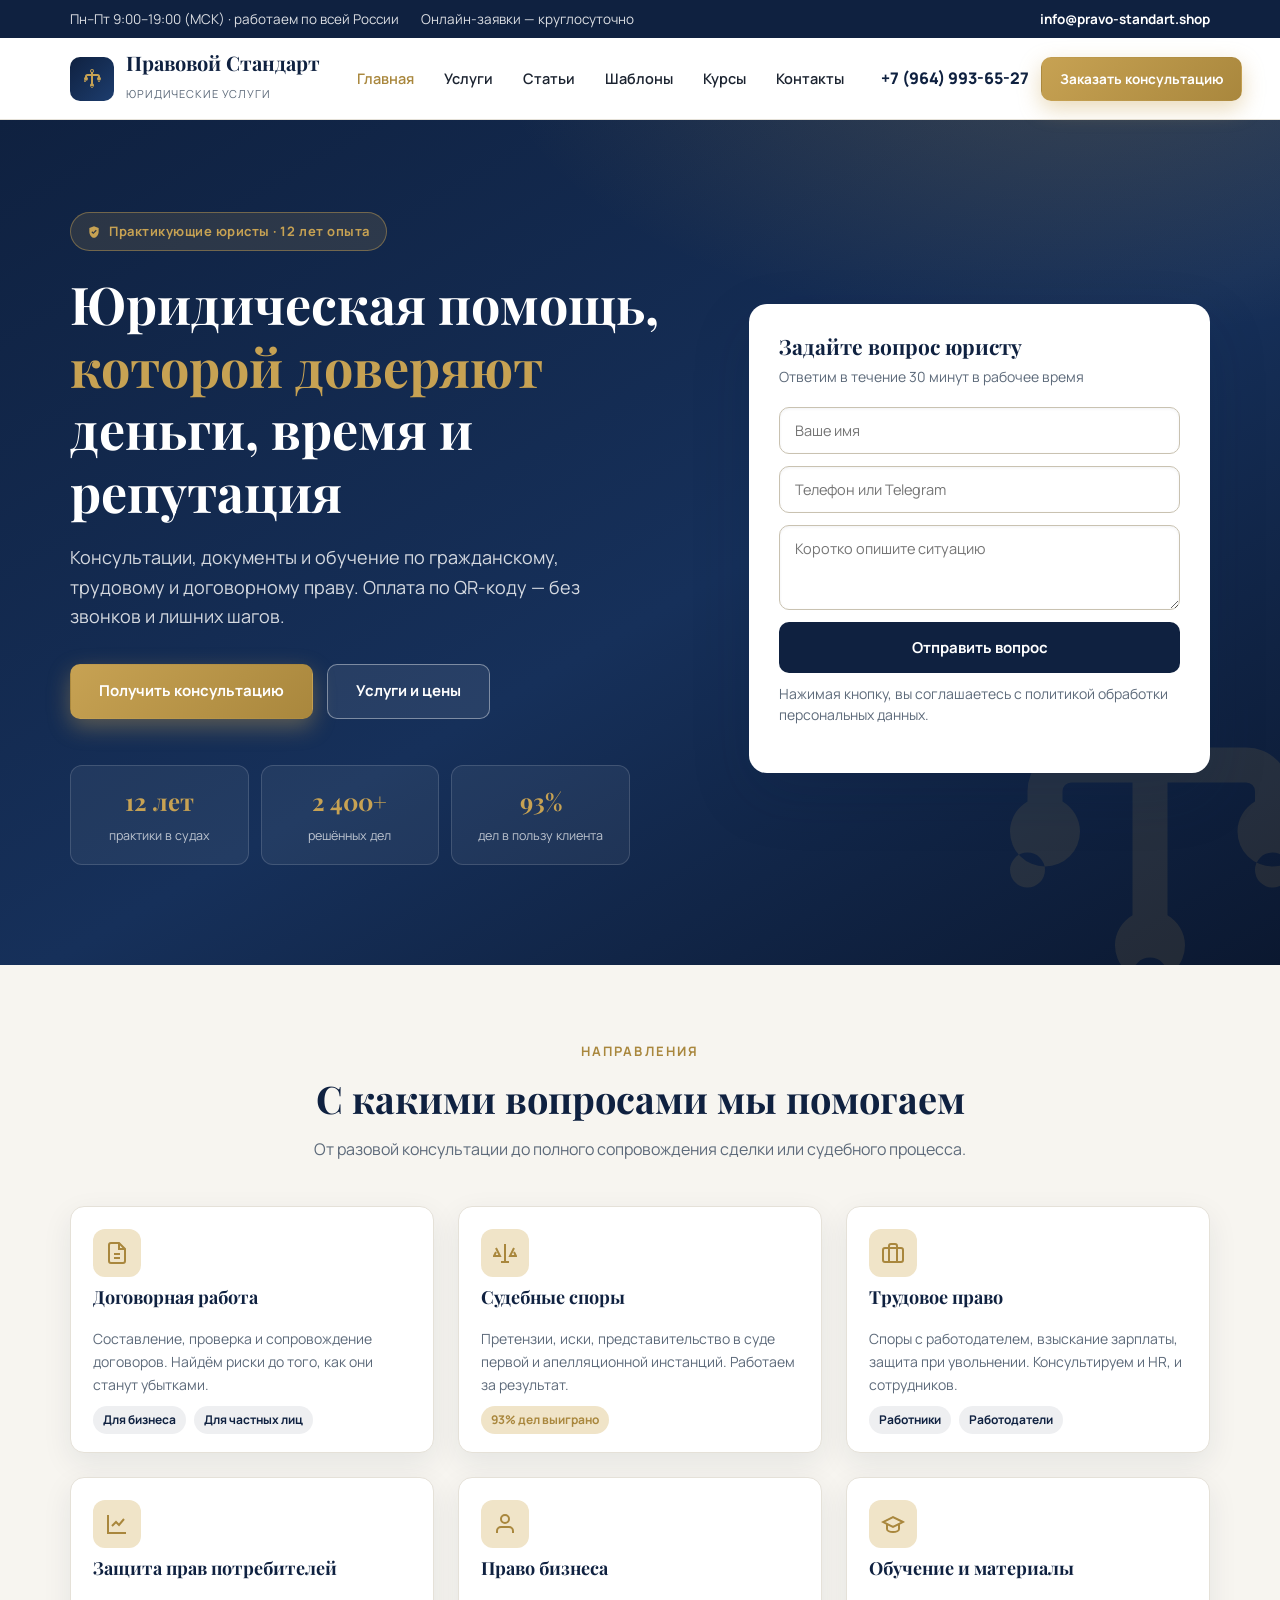
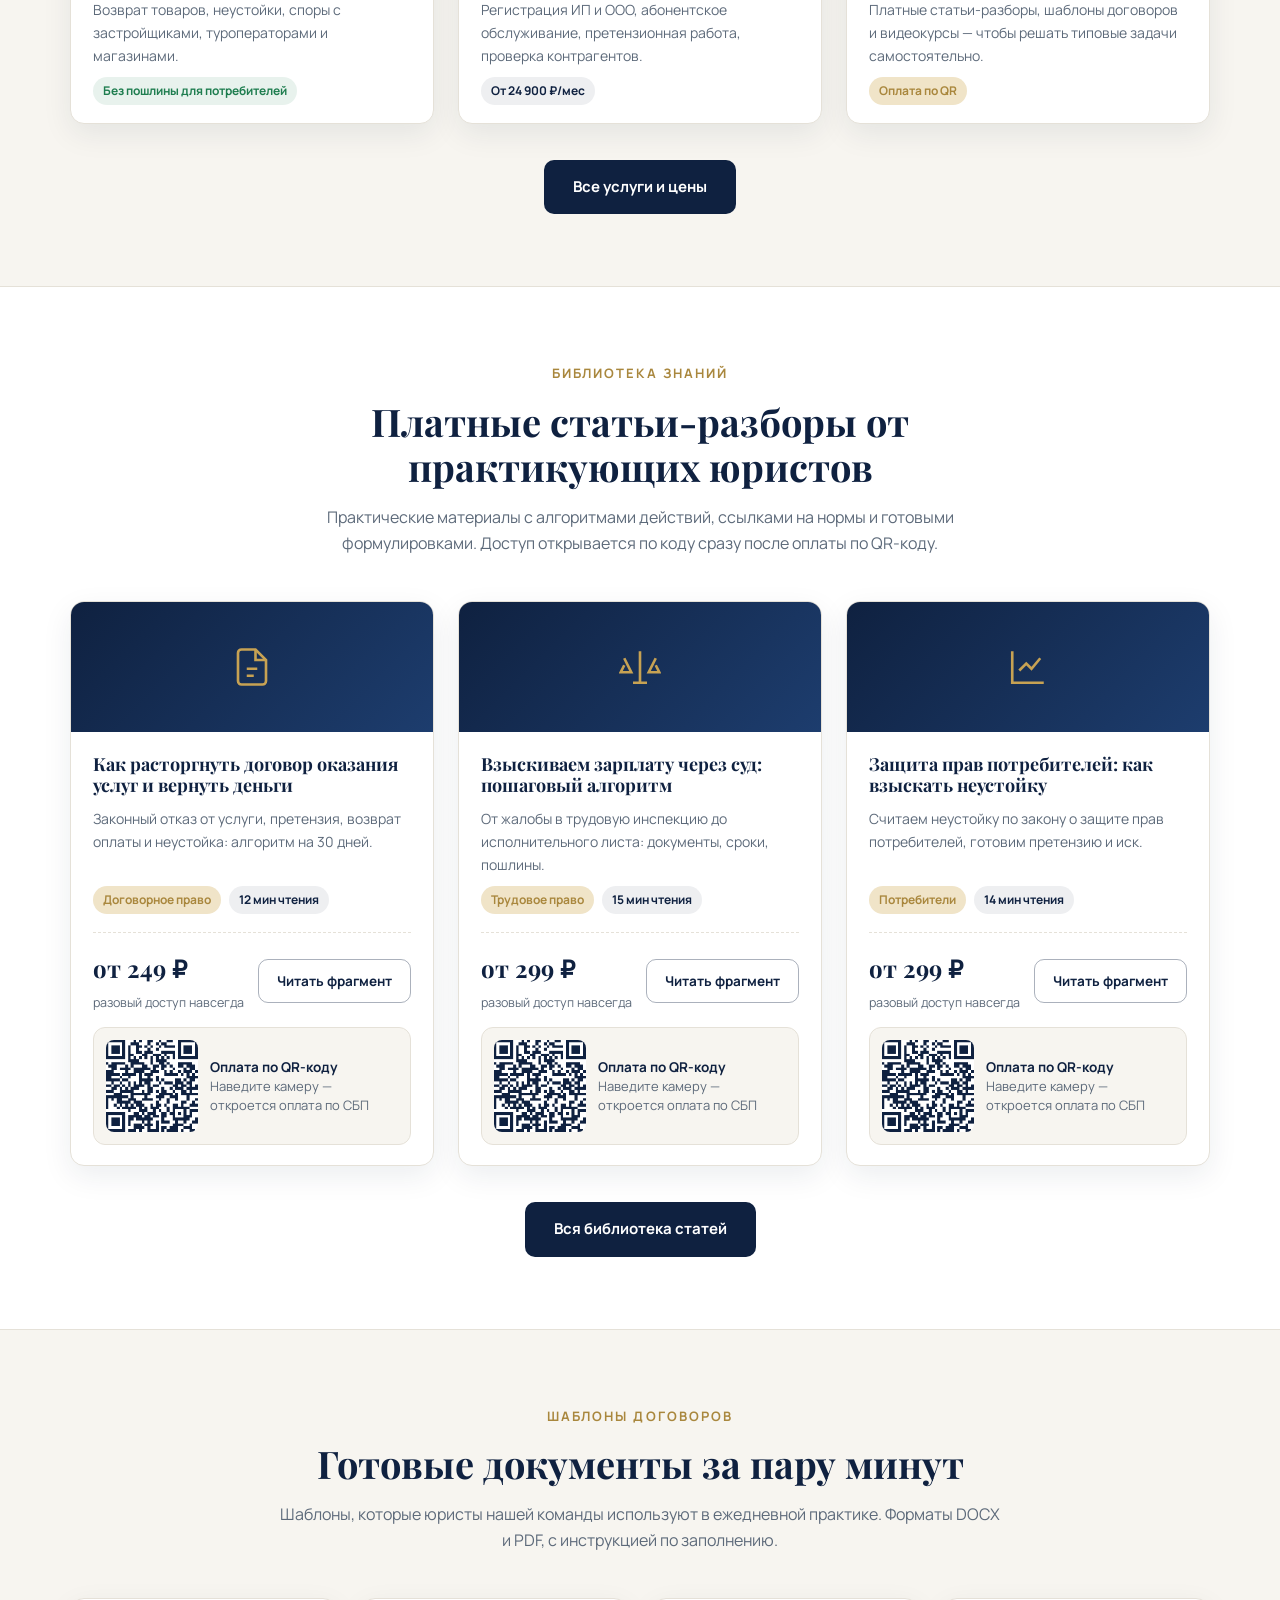
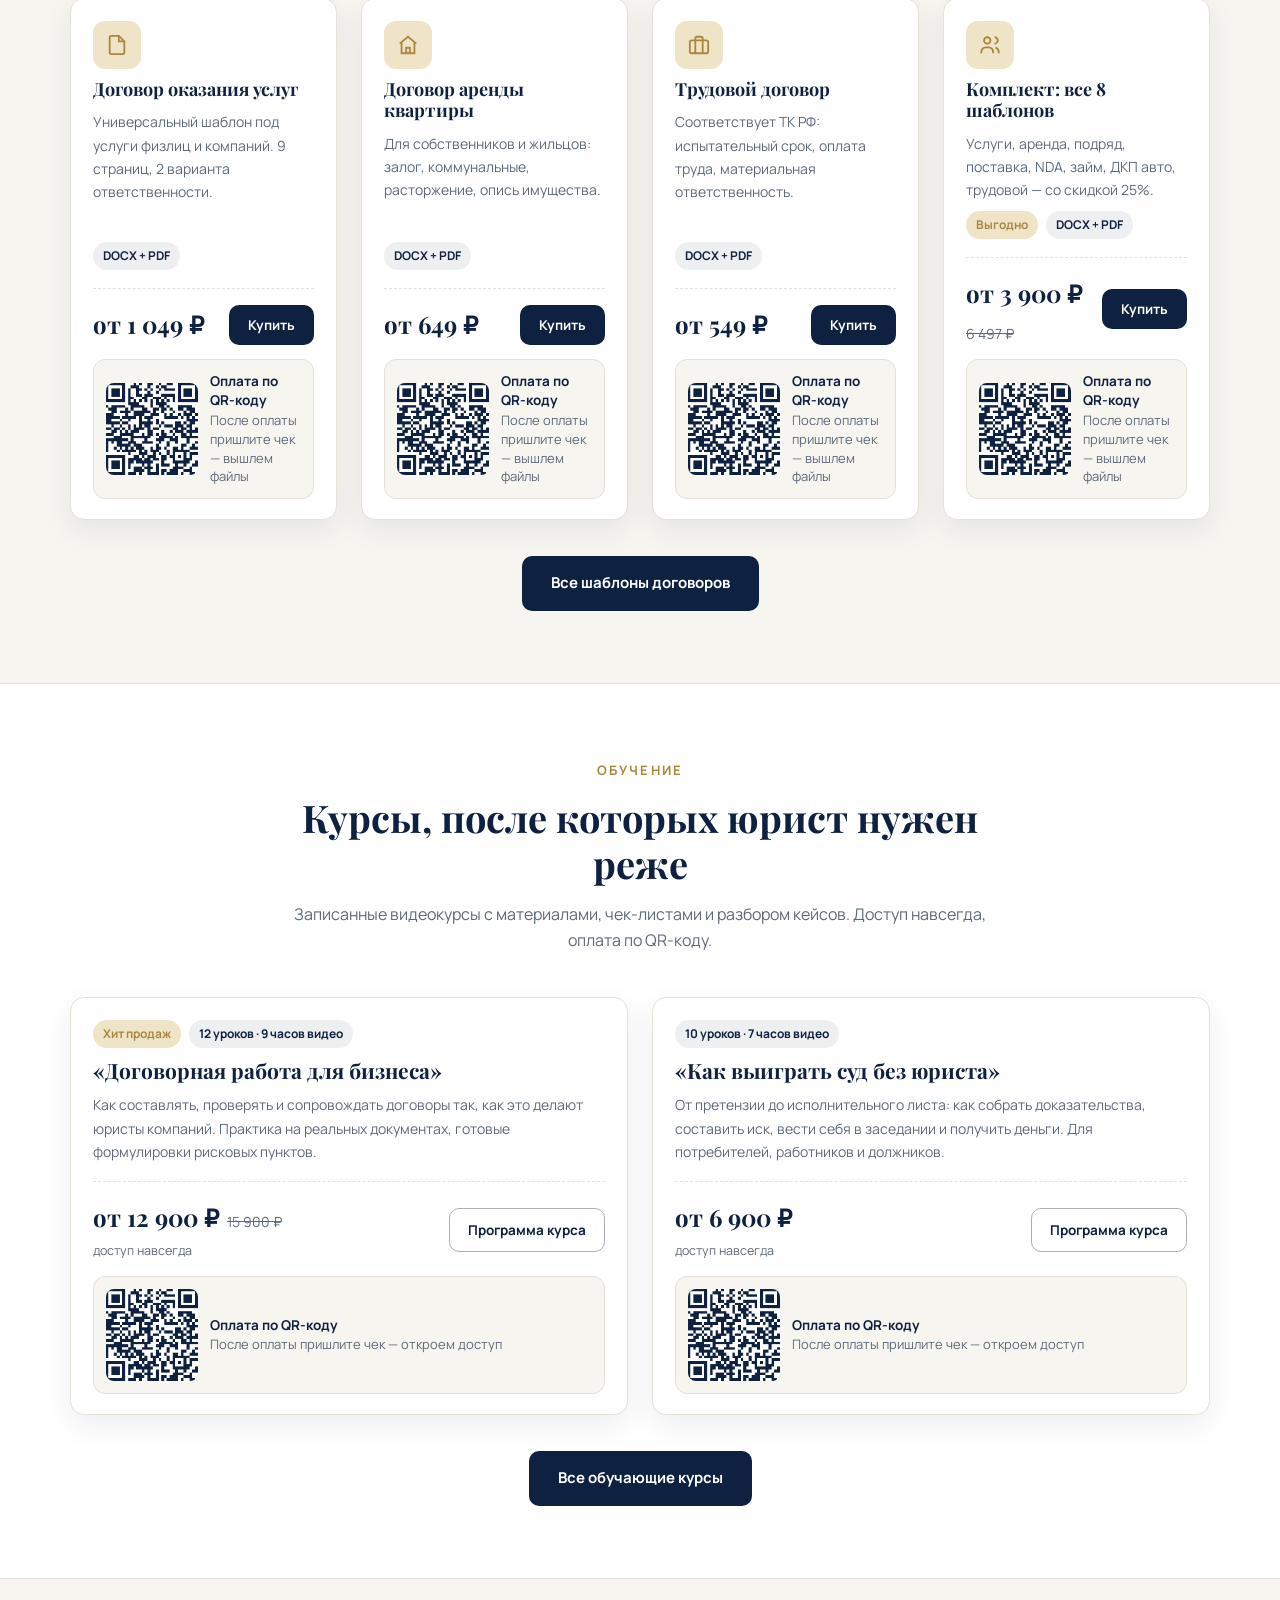
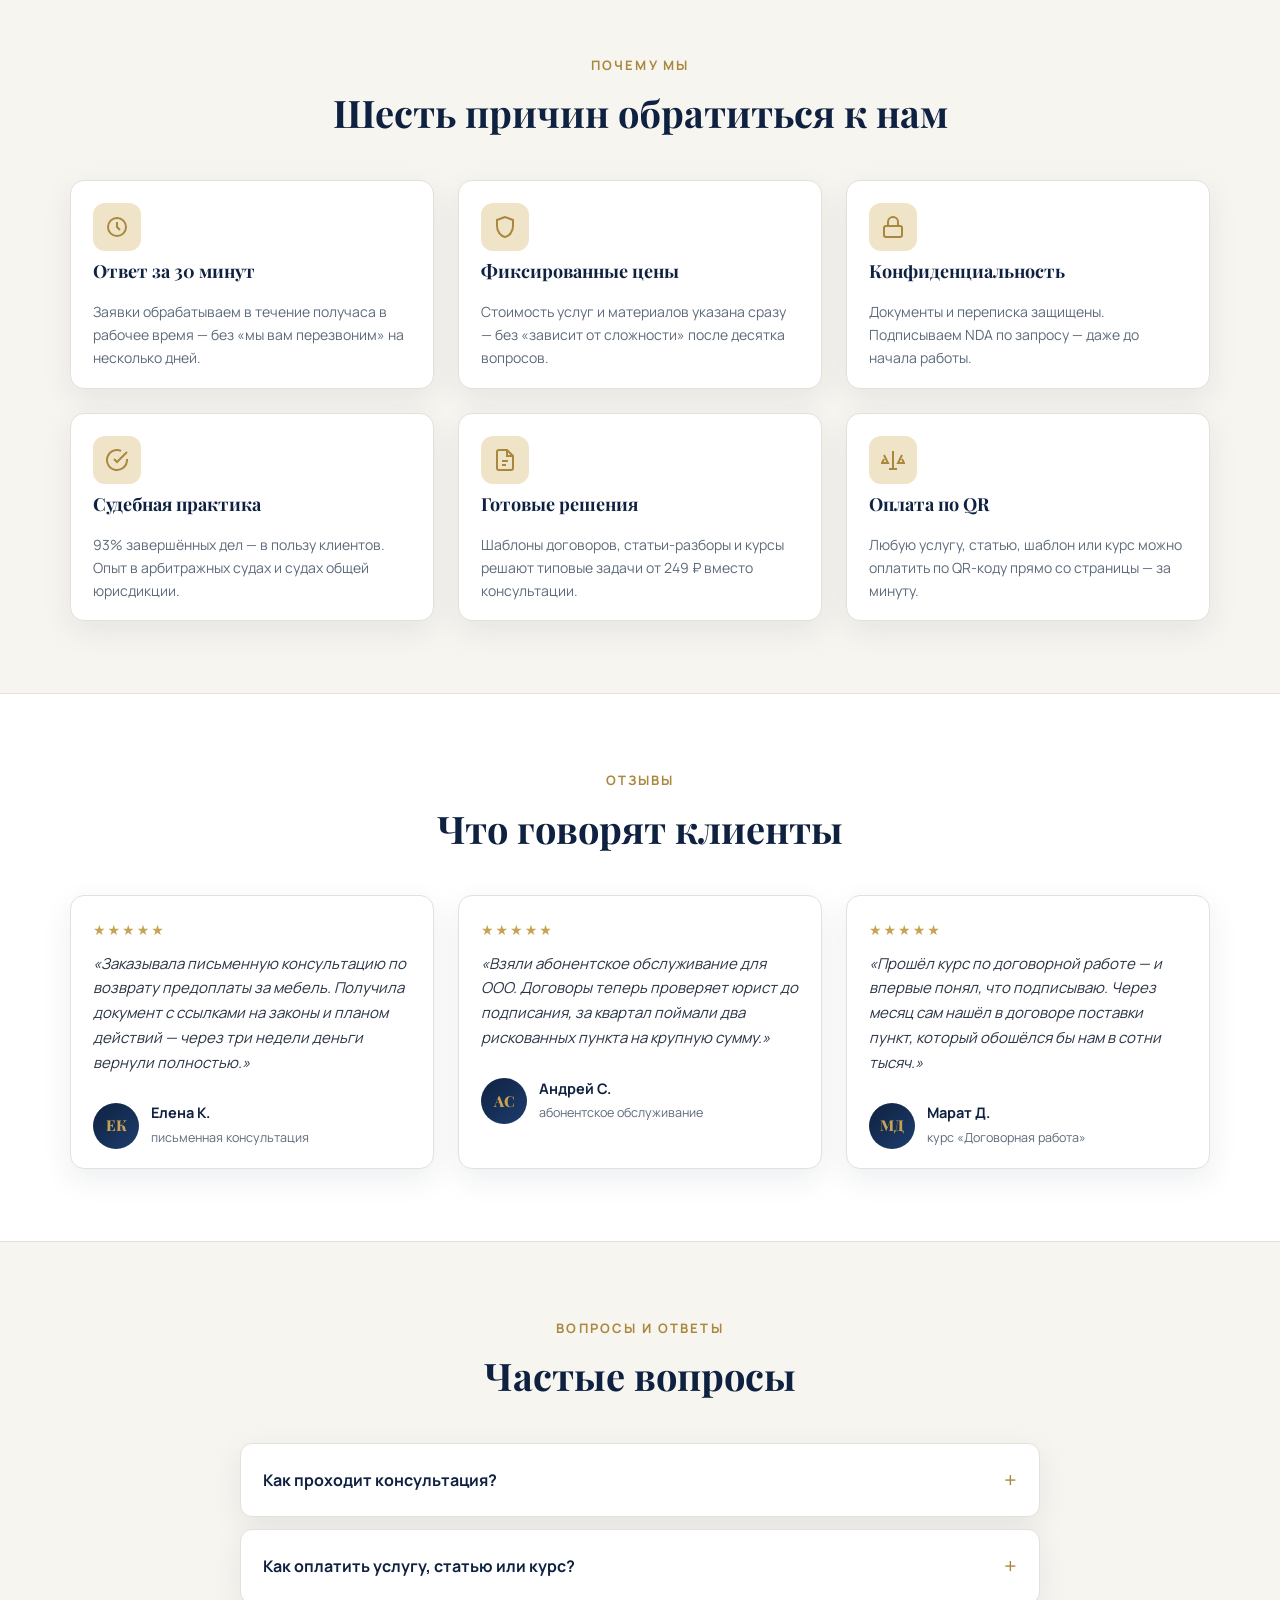
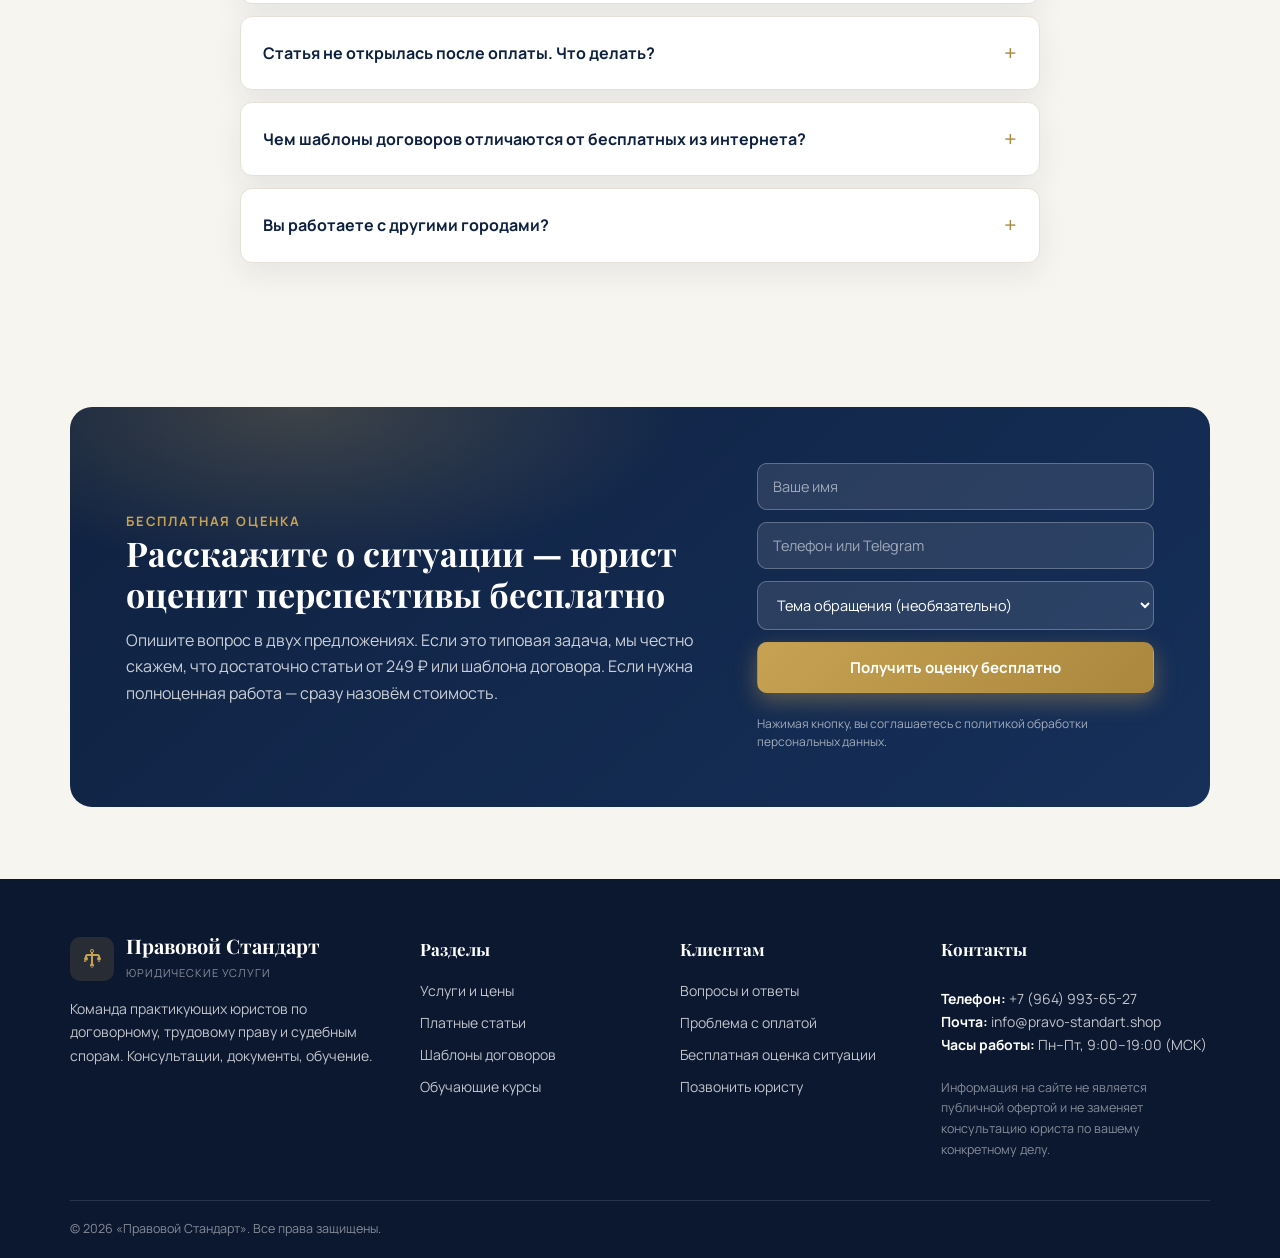
<file: index.html>
<!DOCTYPE html>
<html lang="ru">
<head>
  <meta charset="UTF-8">
  <meta name="viewport" content="width=device-width, initial-scale=1.0">
  <title>Правовой Стандарт — юридические консультации, статьи, шаблоны договоров и курсы</title>
  <meta name="description" content="Юридические консультации, платные статьи по праву, шаблоны договоров и обучающие курсы. Оплата по QR-коду за минуту.">
  <link rel="icon" href="data:image/svg+xml,%3Csvg xmlns='http://www.w3.org/2000/svg' viewBox='0 0 100 100'%3E%3Crect width='100' height='100' rx='22' fill='%230f2140'/%3E%3Ctext x='50' y='66' font-family='Georgia' font-size='42' font-weight='bold' text-anchor='middle' fill='%23c7a253'%3EПС%3C/text%3E%3C/svg%3E">
  <link rel="preconnect" href="https://fonts.googleapis.com">
  <link rel="preconnect" href="https://fonts.gstatic.com" crossorigin>
  <link href="https://fonts.googleapis.com/css2?family=Manrope:wght@400;600;700;800&family=Playfair+Display:wght@600;700&display=swap" rel="stylesheet">
  <link rel="stylesheet" href="assets/css/style.css">
</head>
<body>

  <!-- Верхняя полоса -->
  <div class="topbar">
    <div class="container">
      <div class="topbar__left">
        <span class="hide-m">Пн–Пт 9:00–19:00 (МСК) · работаем по всей России</span>
        <span class="hide-m">Онлайн-заявки — круглосуточно</span>
      </div>
      <div><a href="mailto:info@pravo-standart.shop">info@pravo-standart.shop</a></div>
    </div>
  </div>

  <!-- Шапка -->
  <header class="header">
    <div class="container">
      <a class="logo" href="index.html">
        <span class="logo__badge">
          <svg width="24" height="24" viewBox="0 0 24 24" fill="currentColor"><path d="M12 2a2 2 0 0 1 2 2c0 .74-.4 1.38-1 1.72V7h4.5A2.5 2.5 0 0 1 20 9.5v.58c.59.34 1 .98 1 1.72a2 2 0 0 1-4 0c0-.74.41-1.38 1-1.72V9.5a.5.5 0 0 0-.5-.5H13v7.58c.59.34 1 .98 1 1.72a2 2 0 0 1-4 0c0-.74.41-1.38 1-1.72V9H7.5a.5.5 0 0 0-.5.5v.58c.59.34 1 .98 1 1.72a2 2 0 0 1-4 0c0-.74.41-1.38 1-1.72V9.5A2.5 2.5 0 0 1 7.5 7H11V5.72A2 2 0 0 1 12 2zM5 13a1 1 0 1 0 0 2 1 1 0 0 0 0-2zm14 0a1 1 0 1 0 0 2 1 1 0 0 0 0-2zm-7 6a1 1 0 1 0 0 2 1 1 0 0 0 0-2zm0-16a1 1 0 1 0 0 2 1 1 0 0 0 0-2z"/></svg>
        </span>
        <span>
          <span class="logo__name">Правовой Стандарт</span><br>
          <span class="logo__tag">юридические услуги</span>
        </span>
      </a>
      <nav class="nav">
        <a data-page="index" href="index.html">Главная</a>
        <a data-page="uslugi" href="uslugi.html">Услуги</a>
        <a data-page="stati" href="stati.html">Статьи</a>
        <a data-page="shablony" href="shablony.html">Шаблоны</a>
        <a data-page="kursy" href="kursy.html">Курсы</a>
        <a href="#contacts">Контакты</a>
      </nav>
      <div class="header__cta">
        <a class="header__phone" href="tel:+79649936527">+7 (964) 993-65-27</a>
        <a class="btn btn--gold btn--sm" href="#zayavka">Заказать консультацию</a>
        <button class="burger" aria-label="Открыть меню"><span></span><span></span><span></span></button>
      </div>
    </div>
  </header>

  <!-- Hero -->
  <section class="hero">
    <div class="container">
      <div>
        <span class="hero__badge">
          <svg width="14" height="14" viewBox="0 0 24 24" fill="currentColor"><path d="M12 2 4 5v6c0 5.25 3.4 10.16 8 11 4.6-.84 8-5.75 8-11V5l-8-3zm-1.2 13.5-3.2-3.2 1.4-1.4 1.8 1.8 4.4-4.4 1.4 1.4-5.8 5.8z"/></svg>
          Практикующие юристы · 12 лет опыта
        </span>
        <h1>Юридическая помощь, <em>которой доверяют</em> деньги, время и репутация</h1>
        <p class="hero__lead">Консультации, документы и обучение по гражданскому, трудовому и договорному праву. Оплата по QR-коду — без звонков и лишних шагов.</p>
        <div class="hero__actions">
          <a class="btn btn--gold" href="#zayavka">Получить консультацию</a>
          <a class="btn btn--ghost-light" href="uslugi.html">Услуги и цены</a>
        </div>
        <div class="hero__stats">
          <div class="hero__stat"><b>12 лет</b><span>практики в судах</span></div>
          <div class="hero__stat"><b>2 400+</b><span>решённых дел</span></div>
          <div class="hero__stat"><b>93%</b><span>дел в пользу клиента</span></div>
        </div>
      </div>
      <div class="hero__card">
        <h3>Задайте вопрос юристу</h3>
        <p>Ответим в течение 30 минут в рабочее время</p>
        <form class="hero-form" data-lead-form>
          <div class="hero-form__row">
            <input type="text" name="name" placeholder="Ваше имя" required>
            <input type="tel" name="phone" placeholder="Телефон или Telegram" required>
            <textarea name="question" rows="3" placeholder="Коротко опишите ситуацию" required></textarea>
            <button class="btn btn--navy btn--block" type="submit">Отправить вопрос</button>
          </div>
        </form>
        <div class="form-success">✓ Заявка отправлена! Юрист свяжется с вами в ближайшее время.</div>
        <p class="form-note">Нажимая кнопку, вы соглашаетесь с политикой обработки персональных данных.</p>
      </div>
    </div>
  </section>

  <!-- Направления -->
  <section class="section" id="uslugi-kratko">
    <div class="container">
      <div class="section-head">
        <span class="kicker">Направления</span>
        <h2>С какими вопросами мы помогаем</h2>
        <p>От разовой консультации до полного сопровождения сделки или судебного процесса.</p>
      </div>
      <div class="grid grid--3">
        <div class="card feature">
          <div class="card__body">
            <div class="card__icon"><svg width="24" height="24" viewBox="0 0 24 24" fill="none" stroke="currentColor" stroke-width="2"><path d="M14 2H6a2 2 0 0 0-2 2v16a2 2 0 0 0 2 2h12a2 2 0 0 0 2-2V8z"/><path d="M14 2v6h6M9 13h6M9 17h6"/></svg></div>
            <h3 class="card__title">Договорная работа</h3>
            <p class="card__text">Составление, проверка и сопровождение договоров. Найдём риски до того, как они станут убытками.</p>
            <div class="card__meta"><span class="chip">Для бизнеса</span><span class="chip">Для частных лиц</span></div>
          </div>
        </div>
        <div class="card feature">
          <div class="card__body">
            <div class="card__icon"><svg width="24" height="24" viewBox="0 0 24 24" fill="none" stroke="currentColor" stroke-width="2"><path d="M12 3v18M3 7l4 8H1l2-4M21 7l-4 8h6l-2-4"/><path d="M8 21h8"/></svg></div>
            <h3 class="card__title">Судебные споры</h3>
            <p class="card__text">Претензии, иски, представительство в суде первой и апелляционной инстанций. Работаем за результат.</p>
            <div class="card__meta"><span class="chip chip--gold">93% дел выиграно</span></div>
          </div>
        </div>
        <div class="card feature">
          <div class="card__body">
            <div class="card__icon"><svg width="24" height="24" viewBox="0 0 24 24" fill="none" stroke="currentColor" stroke-width="2"><rect x="2" y="7" width="20" height="14" rx="2"/><path d="M16 21V5a2 2 0 0 0-2-2h-4a2 2 0 0 0-2 2v16"/></svg></div>
            <h3 class="card__title">Трудовое право</h3>
            <p class="card__text">Споры с работодателем, взыскание зарплаты, защита при увольнении. Консультируем и HR, и сотрудников.</p>
            <div class="card__meta"><span class="chip">Работники</span><span class="chip">Работодатели</span></div>
          </div>
        </div>
        <div class="card feature">
          <div class="card__body">
            <div class="card__icon"><svg width="24" height="24" viewBox="0 0 24 24" fill="none" stroke="currentColor" stroke-width="2"><path d="M3 3v18h18"/><path d="m7 14 4-4 3 3 5-6"/></svg></div>
            <h3 class="card__title">Защита прав потребителей</h3>
            <p class="card__text">Возврат товаров, неустойки, споры с застройщиками, туроператорами и магазинами.</p>
            <div class="card__meta"><span class="chip chip--ok">Без пошлины для потребителей</span></div>
          </div>
        </div>
        <div class="card feature">
          <div class="card__body">
            <div class="card__icon"><svg width="24" height="24" viewBox="0 0 24 24" fill="none" stroke="currentColor" stroke-width="2"><path d="M20 21v-2a4 4 0 0 0-4-4H8a4 4 0 0 0-4 4v2"/><circle cx="12" cy="7" r="4"/></svg></div>
            <h3 class="card__title">Право бизнеса</h3>
            <p class="card__text">Регистрация ИП и ООО, абонентское обслуживание, претензионная работа, проверка контрагентов.</p>
            <div class="card__meta"><span class="chip">От 24 900 ₽/мес</span></div>
          </div>
        </div>
        <div class="card feature">
          <div class="card__body">
            <div class="card__icon"><svg width="24" height="24" viewBox="0 0 24 24" fill="none" stroke="currentColor" stroke-width="2"><path d="M22 10 12 5 2 10l10 5 10-5z"/><path d="M6 12v5c0 1.7 2.7 3 6 3s6-1.3 6-3v-5"/></svg></div>
            <h3 class="card__title">Обучение и материалы</h3>
            <p class="card__text">Платные статьи-разборы, шаблоны договоров и видеокурсы — чтобы решать типовые задачи самостоятельно.</p>
            <div class="card__meta"><span class="chip chip--gold">Оплата по QR</span></div>
          </div>
        </div>
      </div>
      <div style="text-align:center;margin-top:36px">
        <a class="btn btn--navy" href="uslugi.html">Все услуги и цены</a>
      </div>
    </div>
  </section>

  <!-- Популярные статьи -->
  <section class="section" style="background:#fff;border-top:1px solid var(--line);border-bottom:1px solid var(--line)">
    <div class="container">
      <div class="section-head">
        <span class="kicker">Библиотека знаний</span>
        <h2>Платные статьи-разборы от практикующих юристов</h2>
        <p>Практические материалы с алгоритмами действий, ссылками на нормы и готовыми формулировками. Доступ открывается по коду сразу после оплаты по QR-коду.</p>
      </div>
      <div class="grid grid--3">
        <article class="card">
          <div class="article-card__cover"><svg viewBox="0 0 24 24" fill="none" stroke="currentColor" stroke-width="1.5"><path d="M14 2H6a2 2 0 0 0-2 2v16a2 2 0 0 0 2 2h12a2 2 0 0 0 2-2V8z"/><path d="M14 2v6h6M9 13h6M9 17h4"/></svg></div>
          <div class="card__body">
            <h3 class="card__title">Как расторгнуть договор оказания услуг и вернуть деньги</h3>
            <p class="card__text">Законный отказ от услуги, претензия, возврат оплаты и неустойка: алгоритм на 30 дней.</p>
            <div class="card__meta"><span class="chip chip--gold">Договорное право</span><span class="chip">12 мин чтения</span></div>
          </div>
          <div class="pay-box">
            <div class="pay-box__row">
              <div class="pay-box__price"><b>от 249 ₽</b><span class="pay-box__unit">разовый доступ навсегда</span></div>
              <a class="btn btn--ghost btn--sm" href="stati/kak-rastorgnut-dogovor-okazaniya-uslug.html">Читать фрагмент</a>
            </div>
            <div class="qr-inline" role="button" tabindex="0">
              <div data-qr="st-1"></div>
              <div class="qr-inline__text"><b>Оплата по QR-коду</b>Наведите камеру — откроется оплата по СБП</div>
            </div>
          </div>
        </article>
        <article class="card">
          <div class="article-card__cover"><svg viewBox="0 0 24 24" fill="none" stroke="currentColor" stroke-width="1.5"><path d="M12 3v18M3 7l4 8H1l2-4M21 7l-4 8h6l-2-4"/><path d="M8 21h8"/></svg></div>
          <div class="card__body">
            <h3 class="card__title">Взыскиваем зарплату через суд: пошаговый алгоритм</h3>
            <p class="card__text">От жалобы в трудовую инспекцию до исполнительного листа: документы, сроки, пошлины.</p>
            <div class="card__meta"><span class="chip chip--gold">Трудовое право</span><span class="chip">15 мин чтения</span></div>
          </div>
          <div class="pay-box">
            <div class="pay-box__row">
              <div class="pay-box__price"><b>от 299 ₽</b><span class="pay-box__unit">разовый доступ навсегда</span></div>
              <a class="btn btn--ghost btn--sm" href="stati/vzyskanie-zarplaty-cherez-sud.html">Читать фрагмент</a>
            </div>
            <div class="qr-inline" role="button" tabindex="0">
              <div data-qr="st-2"></div>
              <div class="qr-inline__text"><b>Оплата по QR-коду</b>Наведите камеру — откроется оплата по СБП</div>
            </div>
          </div>
        </article>
        <article class="card">
          <div class="article-card__cover"><svg viewBox="0 0 24 24" fill="none" stroke="currentColor" stroke-width="1.5"><path d="M3 3v18h18"/><path d="m7 14 4-4 3 3 5-6"/></svg></div>
          <div class="card__body">
            <h3 class="card__title">Защита прав потребителей: как взыскать неустойку</h3>
            <p class="card__text">Считаем неустойку по закону о защите прав потребителей, готовим претензию и иск.</p>
            <div class="card__meta"><span class="chip chip--gold">Потребители</span><span class="chip">14 мин чтения</span></div>
          </div>
          <div class="pay-box">
            <div class="pay-box__row">
              <div class="pay-box__price"><b>от 299 ₽</b><span class="pay-box__unit">разовый доступ навсегда</span></div>
              <a class="btn btn--ghost btn--sm" href="stati/zashita-prav-potrebiteley-neustoyka.html">Читать фрагмент</a>
            </div>
            <div class="qr-inline" role="button" tabindex="0">
              <div data-qr="st-5"></div>
              <div class="qr-inline__text"><b>Оплата по QR-коду</b>Наведите камеру — откроется оплата по СБП</div>
            </div>
          </div>
        </article>
      </div>
      <div style="text-align:center;margin-top:36px">
        <a class="btn btn--navy" href="stati.html">Вся библиотека статей</a>
      </div>
    </div>
  </section>

  <!-- Шаблоны -->
  <section class="section">
    <div class="container">
      <div class="section-head">
        <span class="kicker">Шаблоны договоров</span>
        <h2>Готовые документы за пару минут</h2>
        <p>Шаблоны, которые юристы нашей команды используют в ежедневной практике. Форматы DOCX и PDF, с инструкцией по заполнению.</p>
      </div>
      <div class="grid grid--4">
        <article class="card">
          <div class="card__body">
            <div class="card__icon"><svg width="22" height="22" viewBox="0 0 24 24" fill="none" stroke="currentColor" stroke-width="2"><path d="M14 2H6a2 2 0 0 0-2 2v16a2 2 0 0 0 2 2h12a2 2 0 0 0 2-2V8z"/><path d="M14 2v6h6"/></svg></div>
            <h3 class="card__title">Договор оказания услуг</h3>
            <p class="card__text">Универсальный шаблон под услуги физлиц и компаний. 9 страниц, 2 варианта ответственности.</p>
            <div class="card__meta"><span class="chip">DOCX + PDF</span></div>
          </div>
          <div class="pay-box">
            <div class="pay-box__row">
              <div class="pay-box__price"><b>от 1 049 ₽</b></div>
              <button class="btn btn--navy btn--sm" data-buy="t-uslugi">Купить</button>
            </div>
            <div class="qr-inline" role="button" tabindex="0">
              <div data-qr="t-uslugi"></div>
              <div class="qr-inline__text"><b>Оплата по QR-коду</b>После оплаты пришлите чек — вышлем файлы</div>
            </div>
          </div>
        </article>
        <article class="card">
          <div class="card__body">
            <div class="card__icon"><svg width="22" height="22" viewBox="0 0 24 24" fill="none" stroke="currentColor" stroke-width="2"><path d="M3 10.5 12 3l9 7.5"/><path d="M5 9.5V21h14V9.5"/><path d="M10 21v-6h4v6"/></svg></div>
            <h3 class="card__title">Договор аренды квартиры</h3>
            <p class="card__text">Для собственников и жильцов: залог, коммунальные, расторжение, опись имущества.</p>
            <div class="card__meta"><span class="chip">DOCX + PDF</span></div>
          </div>
          <div class="pay-box">
            <div class="pay-box__row">
              <div class="pay-box__price"><b>от 649 ₽</b></div>
              <button class="btn btn--navy btn--sm" data-buy="t-arenda">Купить</button>
            </div>
            <div class="qr-inline" role="button" tabindex="0">
              <div data-qr="t-arenda"></div>
              <div class="qr-inline__text"><b>Оплата по QR-коду</b>После оплаты пришлите чек — вышлем файлы</div>
            </div>
          </div>
        </article>
        <article class="card">
          <div class="card__body">
            <div class="card__icon"><svg width="22" height="22" viewBox="0 0 24 24" fill="none" stroke="currentColor" stroke-width="2"><rect x="2" y="7" width="20" height="14" rx="2"/><path d="M16 21V5a2 2 0 0 0-2-2h-4a2 2 0 0 0-2 2v16"/></svg></div>
            <h3 class="card__title">Трудовой договор</h3>
            <p class="card__text">Соответствует ТК РФ: испытательный срок, оплата труда, материальная ответственность.</p>
            <div class="card__meta"><span class="chip">DOCX + PDF</span></div>
          </div>
          <div class="pay-box">
            <div class="pay-box__row">
              <div class="pay-box__price"><b>от 549 ₽</b></div>
              <button class="btn btn--navy btn--sm" data-buy="t-trudovoy">Купить</button>
            </div>
            <div class="qr-inline" role="button" tabindex="0">
              <div data-qr="t-trudovoy"></div>
              <div class="qr-inline__text"><b>Оплата по QR-коду</b>После оплаты пришлите чек — вышлем файлы</div>
            </div>
          </div>
        </article>
        <article class="card">
          <div class="card__body">
            <div class="card__icon"><svg width="22" height="22" viewBox="0 0 24 24" fill="none" stroke="currentColor" stroke-width="2"><circle cx="9" cy="7" r="3.5"/><path d="M2.5 21v-1.5a5 5 0 0 1 5-5h3a5 5 0 0 1 5 5V21"/><path d="M17 3.5a3.5 3.5 0 0 1 0 7M21.5 21v-1.5a5 5 0 0 0-3.5-4.77"/></svg></div>
            <h3 class="card__title">Комплект: все 8 шаблонов</h3>
            <p class="card__text">Услуги, аренда, подряд, поставка, NDA, займ, ДКП авто, трудовой — со скидкой 25%.</p>
            <div class="card__meta"><span class="chip chip--gold">Выгодно</span><span class="chip">DOCX + PDF</span></div>
          </div>
          <div class="pay-box">
            <div class="pay-box__row">
              <div class="pay-box__price"><b>от 3 900 ₽</b><s>6 497 ₽</s></div>
              <button class="btn btn--navy btn--sm" data-buy="t-komplekt">Купить</button>
            </div>
            <div class="qr-inline" role="button" tabindex="0">
              <div data-qr="t-komplekt"></div>
              <div class="qr-inline__text"><b>Оплата по QR-коду</b>После оплаты пришлите чек — вышлем файлы</div>
            </div>
          </div>
        </article>
      </div>
      <div style="text-align:center;margin-top:36px">
        <a class="btn btn--navy" href="shablony.html">Все шаблоны договоров</a>
      </div>
    </div>
  </section>

  <!-- Курсы -->
  <section class="section" style="background:#fff;border-top:1px solid var(--line);border-bottom:1px solid var(--line)">
    <div class="container">
      <div class="section-head">
        <span class="kicker">Обучение</span>
        <h2>Курсы, после которых юрист нужен реже</h2>
        <p>Записанные видеокурсы с материалами, чек-листами и разбором кейсов. Доступ навсегда, оплата по QR-коду.</p>
      </div>
      <div class="grid grid--2">
        <article class="card">
          <div class="card__body">
            <div class="card__meta"><span class="chip chip--gold">Хит продаж</span><span class="chip">12 уроков · 9 часов видео</span></div>
            <h3 class="card__title" style="font-size:21px">«Договорная работа для бизнеса»</h3>
            <p class="card__text">Как составлять, проверять и сопровождать договоры так, как это делают юристы компаний. Практика на реальных документах, готовые формулировки рисковых пунктов.</p>
          </div>
          <div class="pay-box">
            <div class="pay-box__row">
              <div class="pay-box__price"><b>от 12 900 ₽</b><s>15 900 ₽</s><span class="pay-box__unit">доступ навсегда</span></div>
              <a class="btn btn--ghost btn--sm" href="kursy.html">Программа курса</a>
            </div>
            <div class="qr-inline" role="button" tabindex="0">
              <div data-qr="k-dogovory"></div>
              <div class="qr-inline__text"><b>Оплата по QR-коду</b>После оплаты пришлите чек — откроем доступ</div>
            </div>
          </div>
        </article>
        <article class="card">
          <div class="card__body">
            <div class="card__meta"><span class="chip">10 уроков · 7 часов видео</span></div>
            <h3 class="card__title" style="font-size:21px">«Как выиграть суд без юриста»</h3>
            <p class="card__text">От претензии до исполнительного листа: как собрать доказательства, составить иск, вести себя в заседании и получить деньги. Для потребителей, работников и должников.</p>
          </div>
          <div class="pay-box">
            <div class="pay-box__row">
              <div class="pay-box__price"><b>от 6 900 ₽</b><span class="pay-box__unit">доступ навсегда</span></div>
              <a class="btn btn--ghost btn--sm" href="kursy.html">Программа курса</a>
            </div>
            <div class="qr-inline" role="button" tabindex="0">
              <div data-qr="k-sud"></div>
              <div class="qr-inline__text"><b>Оплата по QR-коду</b>После оплаты пришлите чек — откроем доступ</div>
            </div>
          </div>
        </article>
      </div>
      <div style="text-align:center;margin-top:36px">
        <a class="btn btn--navy" href="kursy.html">Все обучающие курсы</a>
      </div>
    </div>
  </section>

  <!-- Преимущества -->
  <section class="section">
    <div class="container">
      <div class="section-head">
        <span class="kicker">Почему мы</span>
        <h2>Шесть причин обратиться к нам</h2>
      </div>
      <div class="grid grid--3">
        <div class="card feature"><div class="card__body">
          <div class="card__icon"><svg width="24" height="24" viewBox="0 0 24 24" fill="none" stroke="currentColor" stroke-width="2"><circle cx="12" cy="12" r="9"/><path d="M12 7v5l3 3"/></svg></div>
          <h3 class="card__title">Ответ за 30 минут</h3>
          <p class="card__text">Заявки обрабатываем в течение получаса в рабочее время — без «мы вам перезвоним» на несколько дней.</p>
        </div></div>
        <div class="card feature"><div class="card__body">
          <div class="card__icon"><svg width="24" height="24" viewBox="0 0 24 24" fill="none" stroke="currentColor" stroke-width="2"><path d="M12 2 4 5v6c0 5.25 3.4 10.16 8 11 4.6-.84 8-5.75 8-11V5l-8-3z"/></svg></div>
          <h3 class="card__title">Фиксированные цены</h3>
          <p class="card__text">Стоимость услуг и материалов указана сразу — без «зависит от сложности» после десятка вопросов.</p>
        </div></div>
        <div class="card feature"><div class="card__body">
          <div class="card__icon"><svg width="24" height="24" viewBox="0 0 24 24" fill="none" stroke="currentColor" stroke-width="2"><rect x="3" y="11" width="18" height="11" rx="2"/><path d="M7 11V7a5 5 0 0 1 10 0v4"/></svg></div>
          <h3 class="card__title">Конфиденциальность</h3>
          <p class="card__text">Документы и переписка защищены. Подписываем NDA по запросу — даже до начала работы.</p>
        </div></div>
        <div class="card feature"><div class="card__body">
          <div class="card__icon"><svg width="24" height="24" viewBox="0 0 24 24" fill="none" stroke="currentColor" stroke-width="2"><path d="M22 11.1V12a10 10 0 1 1-5.9-9.1"/><path d="M22 4 12 14l-3-3"/></svg></div>
          <h3 class="card__title">Судебная практика</h3>
          <p class="card__text">93% завершённых дел — в пользу клиентов. Опыт в арбитражных судах и судах общей юрисдикции.</p>
        </div></div>
        <div class="card feature"><div class="card__body">
          <div class="card__icon"><svg width="24" height="24" viewBox="0 0 24 24" fill="none" stroke="currentColor" stroke-width="2"><path d="M14 2H6a2 2 0 0 0-2 2v16a2 2 0 0 0 2 2h12a2 2 0 0 0 2-2V8z"/><path d="M14 2v6h6M9 13h6M9 17h4"/></svg></div>
          <h3 class="card__title">Готовые решения</h3>
          <p class="card__text">Шаблоны договоров, статьи-разборы и курсы решают типовые задачи от 249 ₽ вместо консультации.</p>
        </div></div>
        <div class="card feature"><div class="card__body">
          <div class="card__icon"><svg width="24" height="24" viewBox="0 0 24 24" fill="none" stroke="currentColor" stroke-width="2"><path d="M12 3v18M3 7l4 8H1l2-4M21 7l-4 8h6l-2-4"/><path d="M8 21h8"/></svg></div>
          <h3 class="card__title">Оплата по QR</h3>
          <p class="card__text">Любую услугу, статью, шаблон или курс можно оплатить по QR-коду прямо со страницы — за минуту.</p>
        </div></div>
      </div>
    </div>
  </section>

  <!-- Отзывы -->
  <section class="section" style="background:#fff;border-top:1px solid var(--line);border-bottom:1px solid var(--line)">
    <div class="container">
      <div class="section-head">
        <span class="kicker">Отзывы</span>
        <h2>Что говорят клиенты</h2>
      </div>
      <div class="grid grid--3">
        <div class="card review"><div class="card__body">
          <div class="stars">★★★★★</div>
          <p class="review__text">«Заказывала письменную консультацию по возврату предоплаты за мебель. Получила документ с ссылками на законы и планом действий — через три недели деньги вернули полностью.»</p>
          <div class="review__author">
            <div class="review__avatar">ЕК</div>
            <div><b>Елена К.</b><span>письменная консультация</span></div>
          </div>
        </div></div>
        <div class="card review"><div class="card__body">
          <div class="stars">★★★★★</div>
          <p class="review__text">«Взяли абонентское обслуживание для ООО. Договоры теперь проверяет юрист до подписания, за квартал поймали два рискованных пункта на крупную сумму.»</p>
          <div class="review__author">
            <div class="review__avatar">АС</div>
            <div><b>Андрей С.</b><span>абонентское обслуживание</span></div>
          </div>
        </div></div>
        <div class="card review"><div class="card__body">
          <div class="stars">★★★★★</div>
          <p class="review__text">«Прошёл курс по договорной работе — и впервые понял, что подписываю. Через месяц сам нашёл в договоре поставки пункт, который обошёлся бы нам в сотни тысяч.»</p>
          <div class="review__author">
            <div class="review__avatar">МД</div>
            <div><b>Марат Д.</b><span>курс «Договорная работа»</span></div>
          </div>
        </div></div>
      </div>
    </div>
  </section>

  <!-- FAQ -->
  <section class="section">
    <div class="container">
      <div class="section-head">
        <span class="kicker">Вопросы и ответы</span>
        <h2>Частые вопросы</h2>
      </div>
      <div class="faq">
        <details>
          <summary>Как проходит консультация?</summary>
          <p>Вы оставляете заявку или оплачиваете консультацию по QR-коду. Юрист связывается с вами, изучает документы и ситуацию, даёт правовую оценку и план действий. Устная консультация длится до 45 минут — по телефону, в видеозвонке или в мессенджере.</p>
        </details>
        <details>
          <summary>Как оплатить услугу, статью или курс?</summary>
          <p>Под каждым товаром на сайте есть QR-код. Наведите камеру — откроется оплата по СБП (карта, СБП или банковское приложение). После оплаты доступ к статье открывается сразу, шаблоны и доступы к курсам направляются на почту.</p>
        </details>
        <details>
          <summary>Статья не открылась после оплаты. Что делать?</summary>
          <p>Введите код доступа из нашего письма в форму на странице статьи — материал откроется на этом устройстве. Если код не пришёл в течение часа, напишите нам на info@pravo-standart.shop с номером чека: откроем доступ вручную в течение рабочего дня.</p>
        </details>
        <details>
          <summary>Чем шаблоны договоров отличаются от бесплатных из интернета?</summary>
          <p>Наши шаблоны — это рабочие документы из практики юристов: сбалансированные условия, защита от типовых споров, инструкции по заполнению и пояснения к каждому рисковому пункту. Бесплатные шаблоны часто устаревшие и написаны в пользу одной из сторон.</p>
        </details>
        <details>
          <summary>Вы работаете с другими городами?</summary>
          <p>Да, мы работаем по всей России: консультации — онлайн, документы — по электронной почте, судебные дела — с представителем или в порядке онлайн-заседаний, которые сейчас проводят большинство судов.</p>
        </details>
      </div>
    </div>
  </section>

  <!-- CTA -->
  <section class="section" id="zayavka">
    <div class="container">
      <div class="cta-band">
        <div>
          <span class="kicker" style="color:var(--gold);font-size:13px;font-weight:700;letter-spacing:.14em;text-transform:uppercase">Бесплатная оценка</span>
          <h2>Расскажите о ситуации — юрист оценит перспективы бесплатно</h2>
          <p>Опишите вопрос в двух предложениях. Если это типовая задача, мы честно скажем, что достаточно статьи от 249 ₽ или шаблона договора. Если нужна полноценная работа — сразу назовём стоимость.</p>
        </div>
        <form class="contact-form" data-lead-form>
          <input type="text" name="name" placeholder="Ваше имя" required>
          <input type="tel" name="phone" placeholder="Телефон или Telegram" required>
          <select name="topic">
            <option value="">Тема обращения (необязательно)</option>
            <option>Консультация юриста</option>
            <option>Договор / документы</option>
            <option>Судебный спор</option>
            <option>Трудовой вопрос</option>
            <option>Проблема с оплатой на сайте</option>
          </select>
          <button class="btn btn--gold btn--block" type="submit">Получить оценку бесплатно</button>
          <div class="form-success">✓ Заявка отправлена! Ответим в течение 30 минут в рабочее время.</div>
          <p class="form-note" style="color:rgba(255,255,255,.6)">Нажимая кнопку, вы соглашаетесь с политикой обработки персональных данных.</p>
        </form>
      </div>
    </div>
  </section>

  <!-- Футер -->
  <footer class="footer" id="contacts">
    <div class="container">
      <div class="footer__grid">
        <div class="footer__about">
          <a class="logo" href="index.html" style="align-items:center">
            <span class="logo__badge" style="background:rgba(199,162,83,.15)">
              <svg width="24" height="24" viewBox="0 0 24 24" fill="currentColor"><path d="M12 2a2 2 0 0 1 2 2c0 .74-.4 1.38-1 1.72V7h4.5A2.5 2.5 0 0 1 20 9.5v.58c.59.34 1 .98 1 1.72a2 2 0 0 1-4 0c0-.74.41-1.38 1-1.72V9.5a.5.5 0 0 0-.5-.5H13v7.58c.59.34 1 .98 1 1.72a2 2 0 0 1-4 0c0-.74.41-1.38 1-1.72V9H7.5a.5.5 0 0 0-.5.5v.58c.59.34 1 .98 1 1.72a2 2 0 0 1-4 0c0-.74.41-1.38 1-1.72V9.5A2.5 2.5 0 0 1 7.5 7H11V5.72A2 2 0 0 1 12 2zM5 13a1 1 0 1 0 0 2 1 1 0 0 0 0-2zm14 0a1 1 0 1 0 0 2 1 1 0 0 0 0-2zm-7 6a1 1 0 1 0 0 2 1 1 0 0 0 0-2zm0-16a1 1 0 1 0 0 2 1 1 0 0 0 0-2z"/></svg>
            </span>
            <span><span class="logo__name" style="color:#fff">Правовой Стандарт</span><br><span class="logo__tag" style="color:rgba(255,255,255,.5)">юридические услуги</span></span>
          </a>
          <p>Команда практикующих юристов по договорному, трудовому праву и судебным спорам. Консультации, документы, обучение.</p>
        </div>
        <div>
          <h4>Разделы</h4>
          <ul>
            <li><a href="uslugi.html">Услуги и цены</a></li>
            <li><a href="stati.html">Платные статьи</a></li>
            <li><a href="shablony.html">Шаблоны договоров</a></li>
            <li><a href="kursy.html">Обучающие курсы</a></li>
          </ul>
        </div>
        <div>
          <h4>Клиентам</h4>
          <ul>
            <li><a href="#faq">Вопросы и ответы</a></li>
            <li><a href="mailto:info@pravo-standart.shop">Проблема с оплатой</a></li>
            <li><a href="#zayavka">Бесплатная оценка ситуации</a></li>
            <li><a href="tel:+79649936527">Позвонить юристу</a></li>
          </ul>
        </div>
        <div class="footer__contacts">
          <h4>Контакты</h4>
          <div>
            <b>Телефон:</b> <a href="tel:+79649936527">+7 (964) 993-65-27</a><br>
            <b>Почта:</b> <a href="mailto:info@pravo-standart.shop">info@pravo-standart.shop</a><br>
            <b>Часы работы:</b> Пн–Пт, 9:00–19:00 (МСК)
          </div>
          <p style="margin-top:14px;font-size:12.5px;color:rgba(255,255,255,.5)">Информация на сайте не является публичной офертой и не заменяет консультацию юриста по вашему конкретному делу.</p>
        </div>
      </div>
      <div class="footer__bottom">
        <div class="container" style="padding:0">
          <span>© <span class="js-year">2026</span> «Правовой Стандарт». Все права защищены.</span>
        </div>
      </div>
    </div>
  </footer>

  <script src="assets/js/vendor/qrcode.min.js"></script>
  <script src="assets/js/payments.js"></script>
  <script src="assets/js/main.js"></script>
</body>
</html>
</file>
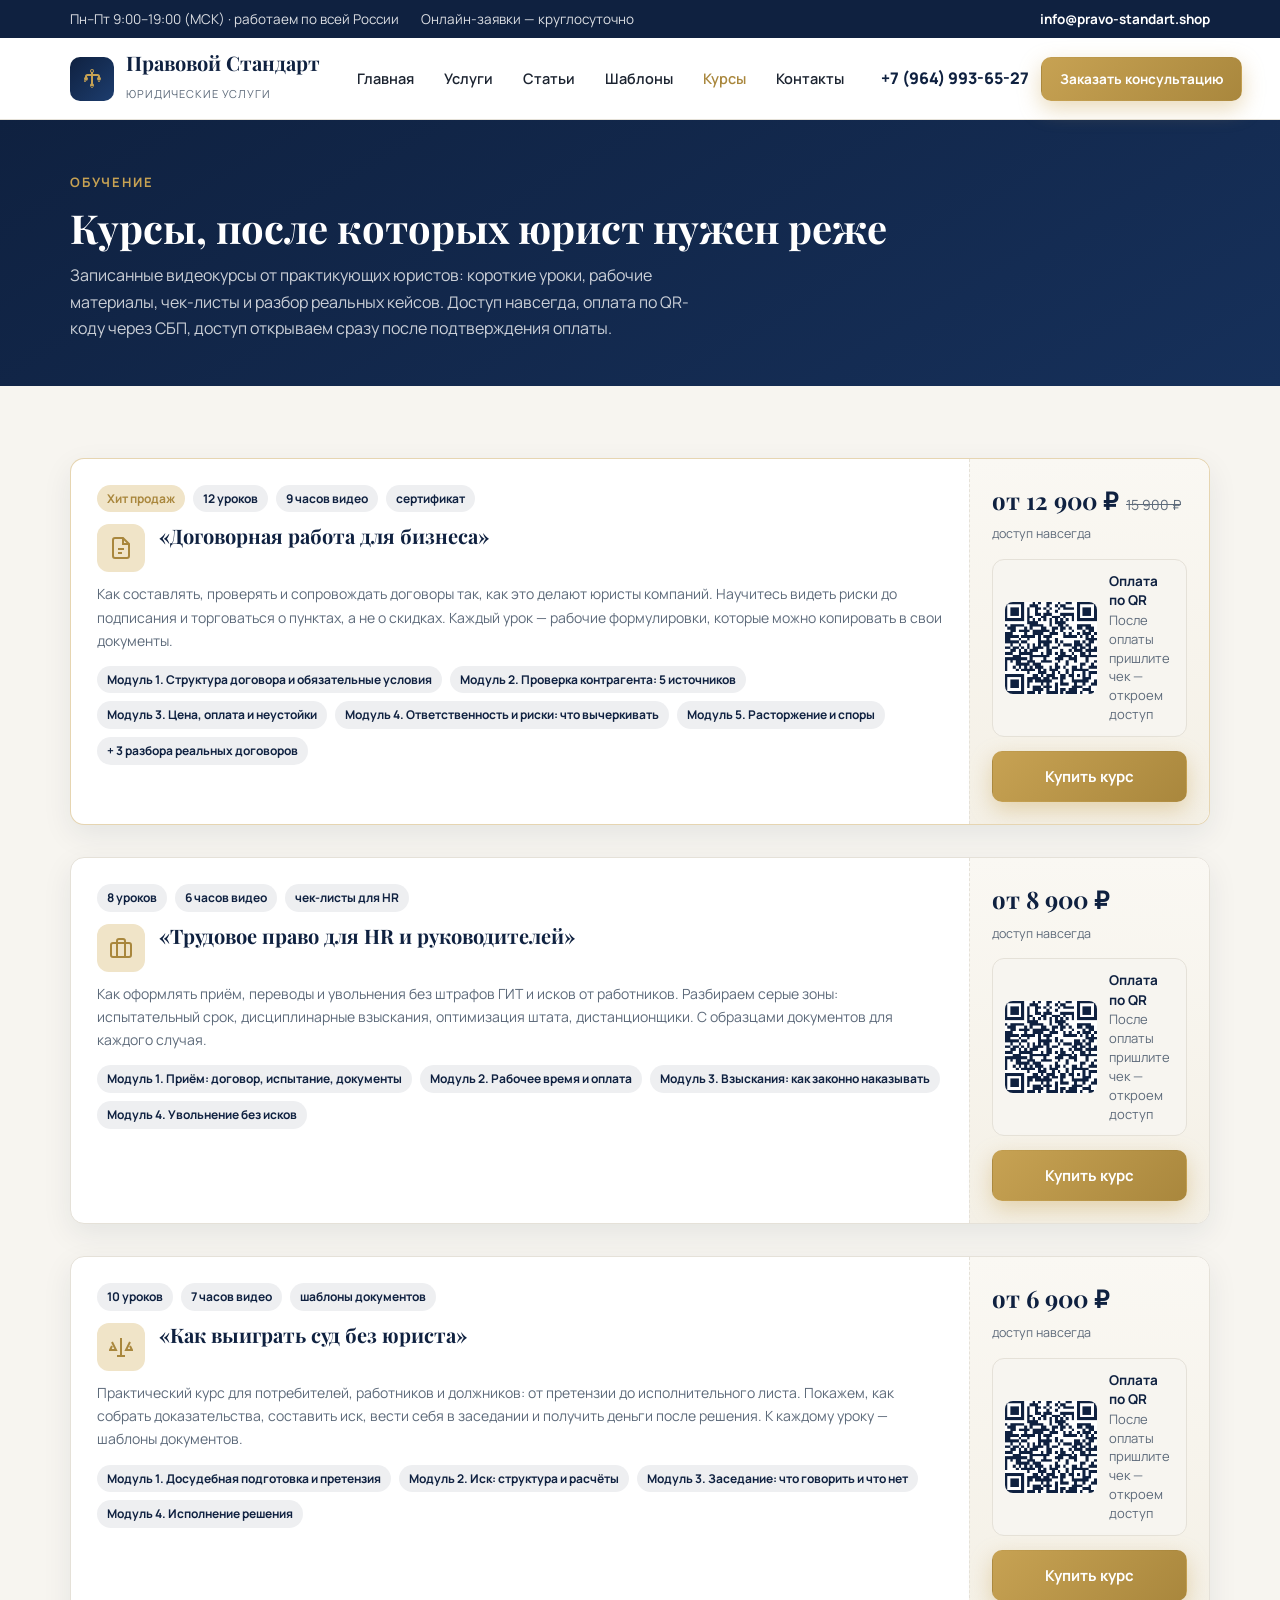
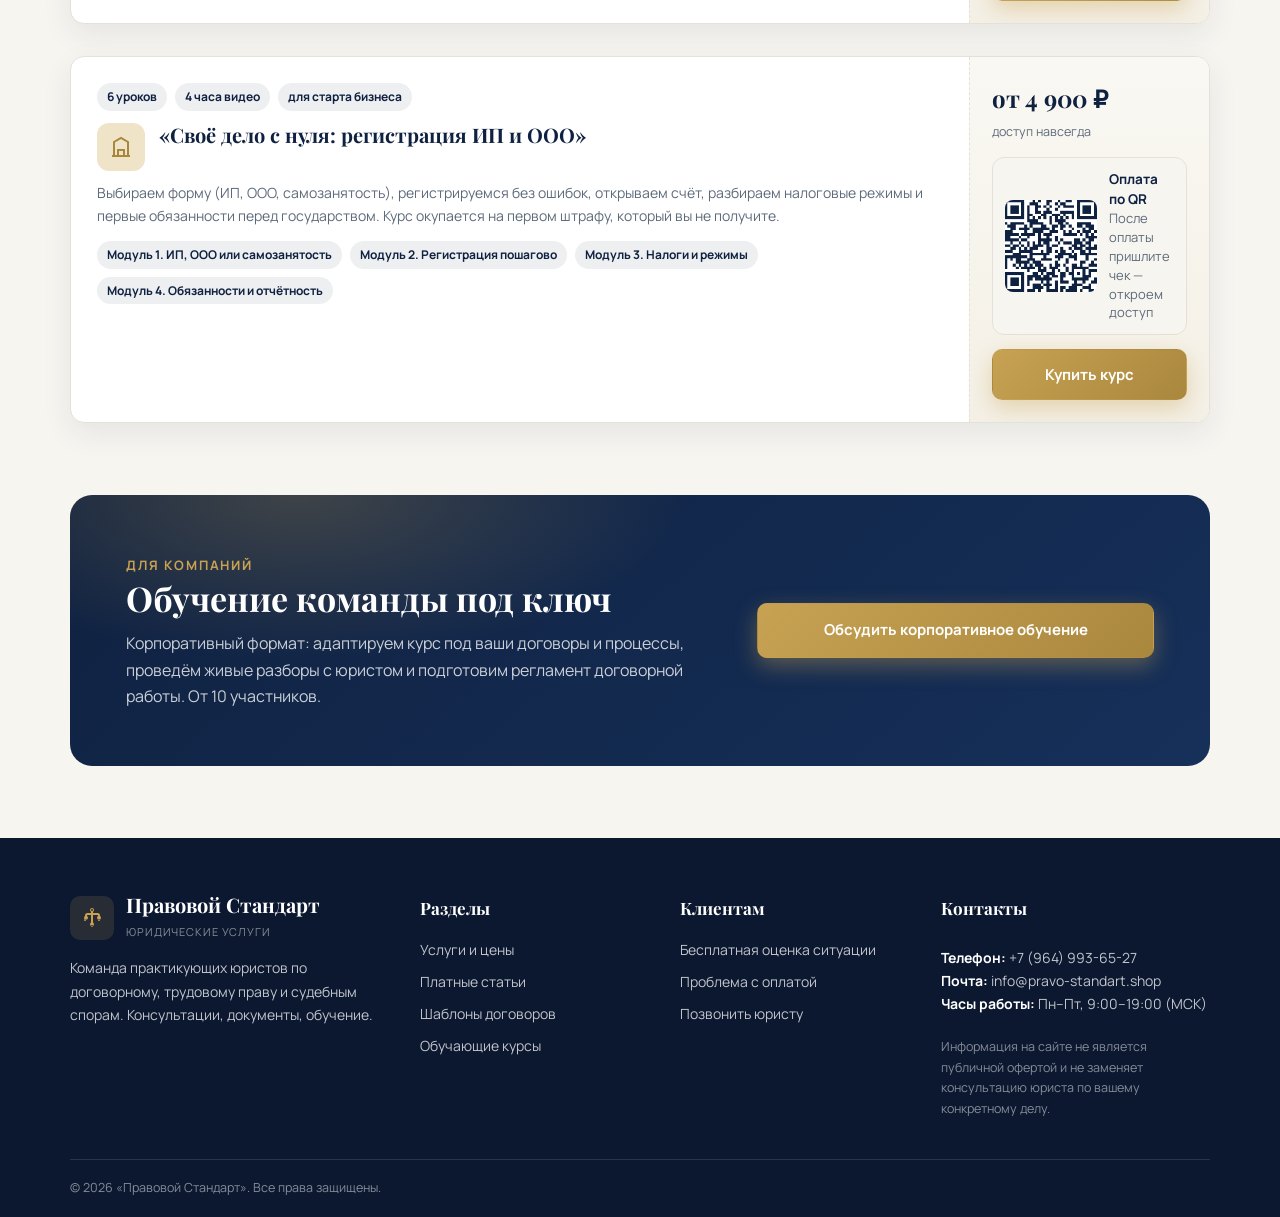
<file: kursy.html>
<!DOCTYPE html>
<html lang="ru">
<head>
  <meta charset="UTF-8">
  <meta name="viewport" content="width=device-width, initial-scale=1.0">
  <title>Обучающие курсы по праву — Правовой Стандарт</title>
  <meta name="description" content="Видеокурсы для бизнеса и частных лиц: договорная работа, трудовое право, самостоятельная защита в суде. Доступ навсегда, оплата по QR-коду.">
  <link rel="icon" href="data:image/svg+xml,%3Csvg xmlns='http://www.w3.org/2000/svg' viewBox='0 0 100 100'%3E%3Crect width='100' height='100' rx='22' fill='%230f2140'/%3E%3Ctext x='50' y='66' font-family='Georgia' font-size='42' font-weight='bold' text-anchor='middle' fill='%23c7a253'%3EПС%3C/text%3E%3C/svg%3E">
  <link rel="preconnect" href="https://fonts.googleapis.com">
  <link rel="preconnect" href="https://fonts.gstatic.com" crossorigin>
  <link href="https://fonts.googleapis.com/css2?family=Manrope:wght@400;600;700;800&family=Playfair+Display:wght@600;700&display=swap" rel="stylesheet">
  <link rel="stylesheet" href="assets/css/style.css">
</head>
<body>

  <div class="topbar">
    <div class="container">
      <div class="topbar__left">
        <span class="hide-m">Пн–Пт 9:00–19:00 (МСК) · работаем по всей России</span>
        <span class="hide-m">Онлайн-заявки — круглосуточно</span>
      </div>
      <div><a href="mailto:info@pravo-standart.shop">info@pravo-standart.shop</a></div>
    </div>
  </div>

  <header class="header">
    <div class="container">
      <a class="logo" href="index.html">
        <span class="logo__badge">
          <svg width="24" height="24" viewBox="0 0 24 24" fill="currentColor"><path d="M12 2a2 2 0 0 1 2 2c0 .74-.4 1.38-1 1.72V7h4.5A2.5 2.5 0 0 1 20 9.5v.58c.59.34 1 .98 1 1.72a2 2 0 0 1-4 0c0-.74.41-1.38 1-1.72V9.5a.5.5 0 0 0-.5-.5H13v7.58c.59.34 1 .98 1 1.72a2 2 0 0 1-4 0c0-.74.41-1.38 1-1.72V9H7.5a.5.5 0 0 0-.5.5v.58c.59.34 1 .98 1 1.72a2 2 0 0 1-4 0c0-.74.41-1.38 1-1.72V9.5A2.5 2.5 0 0 1 7.5 7H11V5.72A2 2 0 0 1 12 2zM5 13a1 1 0 1 0 0 2 1 1 0 0 0 0-2zm14 0a1 1 0 1 0 0 2 1 1 0 0 0 0-2zm-7 6a1 1 0 1 0 0 2 1 1 0 0 0 0-2zm0-16a1 1 0 1 0 0 2 1 1 0 0 0 0-2z"/></svg>
        </span>
        <span>
          <span class="logo__name">Правовой Стандарт</span><br>
          <span class="logo__tag">юридические услуги</span>
        </span>
      </a>
      <nav class="nav">
        <a data-page="index" href="index.html">Главная</a>
        <a data-page="uslugi" href="uslugi.html">Услуги</a>
        <a data-page="stati" href="stati.html">Статьи</a>
        <a data-page="shablony" href="shablony.html">Шаблоны</a>
        <a data-page="kursy" href="kursy.html">Курсы</a>
        <a href="index.html#contacts">Контакты</a>
      </nav>
      <div class="header__cta">
        <a class="header__phone" href="tel:+79649936527">+7 (964) 993-65-27</a>
        <a class="btn btn--gold btn--sm" href="index.html#zayavka">Заказать консультацию</a>
        <button class="burger" aria-label="Открыть меню"><span></span><span></span><span></span></button>
      </div>
    </div>
  </header>

  <section class="page-header">
    <div class="container">
      <span class="kicker">Обучение</span>
      <h1>Курсы, после которых юрист нужен реже</h1>
      <p>Записанные видеокурсы от практикующих юристов: короткие уроки, рабочие материалы, чек-листы и разбор реальных кейсов. Доступ навсегда, оплата по QR-коду через СБП, доступ открываем сразу после подтверждения оплаты.</p>
    </div>
  </section>

  <section class="section">
    <div class="container" style="display:grid;gap:32px">

      <!-- Курс 1 -->
      <article class="card service-card" style="border:1px solid rgba(199,162,83,.45)">
        <div class="service-card__body">
          <div class="card__meta" style="margin-bottom:12px">
            <span class="chip chip--gold">Хит продаж</span>
            <span class="chip">12 уроков</span>
            <span class="chip">9 часов видео</span>
            <span class="chip">сертификат</span>
          </div>
          <div class="service-head">
            <div class="card__icon"><svg width="24" height="24" viewBox="0 0 24 24" fill="none" stroke="currentColor" stroke-width="2"><path d="M14 2H6a2 2 0 0 0-2 2v16a2 2 0 0 0 2 2h12a2 2 0 0 0 2-2V8z"/><path d="M14 2v6h6M9 13h6M9 17h4"/></svg></div>
            <h3 class="card__title">«Договорная работа для бизнеса»</h3>
          </div>
          <p class="card__text">Как составлять, проверять и сопровождать договоры так, как это делают юристы компаний. Научитесь видеть риски до подписания и торговаться о пунктах, а не о скидках. Каждый урок — рабочие формулировки, которые можно копировать в свои документы.</p>
          <div class="card__meta" style="margin-top:14px">
            <span class="chip">Модуль 1. Структура договора и обязательные условия</span>
            <span class="chip">Модуль 2. Проверка контрагента: 5 источников</span>
            <span class="chip">Модуль 3. Цена, оплата и неустойки</span>
            <span class="chip">Модуль 4. Ответственность и риски: что вычеркивать</span>
            <span class="chip">Модуль 5. Расторжение и споры</span>
            <span class="chip">+ 3 разбора реальных договоров</span>
          </div>
        </div>
        <aside class="service-card__aside">
          <div class="pay-box__price"><b>от 12 900 ₽</b><s>15 900 ₽</s><span class="pay-box__unit">доступ навсегда</span></div>
          <div class="qr-inline" role="button" tabindex="0">
            <div data-qr="k-dogovory"></div>
            <div class="qr-inline__text"><b>Оплата по QR</b>После оплаты пришлите чек — откроем доступ</div>
          </div>
          <button class="btn btn--gold btn--block" data-buy="k-dogovory" style="margin-top:14px">Купить курс</button>
        </aside>
      </article>

      <!-- Курс 2 -->
      <article class="card service-card">
        <div class="service-card__body">
          <div class="card__meta" style="margin-bottom:12px">
            <span class="chip">8 уроков</span>
            <span class="chip">6 часов видео</span>
            <span class="chip">чек-листы для HR</span>
          </div>
          <div class="service-head">
            <div class="card__icon"><svg width="24" height="24" viewBox="0 0 24 24" fill="none" stroke="currentColor" stroke-width="2"><rect x="2" y="7" width="20" height="14" rx="2"/><path d="M16 21V5a2 2 0 0 0-2-2h-4a2 2 0 0 0-2 2v16"/></svg></div>
            <h3 class="card__title">«Трудовое право для HR и руководителей»</h3>
          </div>
          <p class="card__text">Как оформлять приём, переводы и увольнения без штрафов ГИТ и исков от работников. Разбираем серые зоны: испытательный срок, дисциплинарные взыскания, оптимизация штата, дистанционщики. С образцами документов для каждого случая.</p>
          <div class="card__meta" style="margin-top:14px">
            <span class="chip">Модуль 1. Приём: договор, испытание, документы</span>
            <span class="chip">Модуль 2. Рабочее время и оплата</span>
            <span class="chip">Модуль 3. Взыскания: как законно наказывать</span>
            <span class="chip">Модуль 4. Увольнение без исков</span>
          </div>
        </div>
        <aside class="service-card__aside">
          <div class="pay-box__price"><b>от 8 900 ₽</b><span class="pay-box__unit">доступ навсегда</span></div>
          <div class="qr-inline" role="button" tabindex="0">
            <div data-qr="k-trud"></div>
            <div class="qr-inline__text"><b>Оплата по QR</b>После оплаты пришлите чек — откроем доступ</div>
          </div>
          <button class="btn btn--gold btn--block" data-buy="k-trud" style="margin-top:14px">Купить курс</button>
        </aside>
      </article>

      <!-- Курс 3 -->
      <article class="card service-card">
        <div class="service-card__body">
          <div class="card__meta" style="margin-bottom:12px">
            <span class="chip">10 уроков</span>
            <span class="chip">7 часов видео</span>
            <span class="chip">шаблоны документов</span>
          </div>
          <div class="service-head">
            <div class="card__icon"><svg width="24" height="24" viewBox="0 0 24 24" fill="none" stroke="currentColor" stroke-width="2"><path d="M12 3v18M3 7l4 8H1l2-4M21 7l-4 8h6l-2-4"/><path d="M8 21h8"/></svg></div>
            <h3 class="card__title">«Как выиграть суд без юриста»</h3>
          </div>
          <p class="card__text">Практический курс для потребителей, работников и должников: от претензии до исполнительного листа. Покажем, как собрать доказательства, составить иск, вести себя в заседании и получить деньги после решения. К каждому уроку — шаблоны документов.</p>
          <div class="card__meta" style="margin-top:14px">
            <span class="chip">Модуль 1. Досудебная подготовка и претензия</span>
            <span class="chip">Модуль 2. Иск: структура и расчёты</span>
            <span class="chip">Модуль 3. Заседание: что говорить и что нет</span>
            <span class="chip">Модуль 4. Исполнение решения</span>
          </div>
        </div>
        <aside class="service-card__aside">
          <div class="pay-box__price"><b>от 6 900 ₽</b><span class="pay-box__unit">доступ навсегда</span></div>
          <div class="qr-inline" role="button" tabindex="0">
            <div data-qr="k-sud"></div>
            <div class="qr-inline__text"><b>Оплата по QR</b>После оплаты пришлите чек — откроем доступ</div>
          </div>
          <button class="btn btn--gold btn--block" data-buy="k-sud" style="margin-top:14px">Купить курс</button>
        </aside>
      </article>

      <!-- Курс 4 -->
      <article class="card service-card">
        <div class="service-card__body">
          <div class="card__meta" style="margin-bottom:12px">
            <span class="chip">6 уроков</span>
            <span class="chip">4 часа видео</span>
            <span class="chip">для старта бизнеса</span>
          </div>
          <div class="service-head">
            <div class="card__icon"><svg width="24" height="24" viewBox="0 0 24 24" fill="none" stroke="currentColor" stroke-width="2"><path d="M3 21h18M5 21V7l7-4 7 4v14"/><path d="M9 21v-6h6v6"/></svg></div>
            <h3 class="card__title">«Своё дело с нуля: регистрация ИП и ООО»</h3>
          </div>
          <p class="card__text">Выбираем форму (ИП, ООО, самозанятость), регистрируемся без ошибок, открываем счёт, разбираем налоговые режимы и первые обязанности перед государством. Курс окупается на первом штрафу, который вы не получите.</p>
          <div class="card__meta" style="margin-top:14px">
            <span class="chip">Модуль 1. ИП, ООО или самозанятость</span>
            <span class="chip">Модуль 2. Регистрация пошагово</span>
            <span class="chip">Модуль 3. Налоги и режимы</span>
            <span class="chip">Модуль 4. Обязанности и отчётность</span>
          </div>
        </div>
        <aside class="service-card__aside">
          <div class="pay-box__price"><b>от 4 900 ₽</b><span class="pay-box__unit">доступ навсегда</span></div>
          <div class="qr-inline" role="button" tabindex="0">
            <div data-qr="k-start"></div>
            <div class="qr-inline__text"><b>Оплата по QR</b>После оплаты пришлите чек — откроем доступ</div>
          </div>
          <button class="btn btn--gold btn--block" data-buy="k-start" style="margin-top:14px">Купить курс</button>
        </aside>
      </article>

    </div>
  </section>

  <section class="section" style="padding-top:0">
    <div class="container">
      <div class="cta-band">
        <div>
          <span class="kicker" style="color:var(--gold);font-size:13px;font-weight:700;letter-spacing:.14em;text-transform:uppercase">Для компаний</span>
          <h2>Обучение команды под ключ</h2>
          <p>Корпоративный формат: адаптируем курс под ваши договоры и процессы, проведём живые разборы с юристом и подготовим регламент договорной работы. От 10 участников.</p>
        </div>
        <a class="btn btn--gold btn--block" href="index.html#zayavka">Обсудить корпоративное обучение</a>
      </div>
    </div>
  </section>

  <footer class="footer">
    <div class="container">
      <div class="footer__grid">
        <div class="footer__about">
          <a class="logo" href="index.html" style="align-items:center">
            <span class="logo__badge" style="background:rgba(199,162,83,.15)">
              <svg width="24" height="24" viewBox="0 0 24 24" fill="currentColor"><path d="M12 2a2 2 0 0 1 2 2c0 .74-.4 1.38-1 1.72V7h4.5A2.5 2.5 0 0 1 20 9.5v.58c.59.34 1 .98 1 1.72a2 2 0 0 1-4 0c0-.74.41-1.38 1-1.72V9.5a.5.5 0 0 0-.5-.5H13v7.58c.59.34 1 .98 1 1.72a2 2 0 0 1-4 0c0-.74.41-1.38 1-1.72V9H7.5a.5.5 0 0 0-.5.5v.58c.59.34 1 .98 1 1.72a2 2 0 0 1-4 0c0-.74.41-1.38 1-1.72V9.5A2.5 2.5 0 0 1 7.5 7H11V5.72A2 2 0 0 1 12 2zM5 13a1 1 0 1 0 0 2 1 1 0 0 0 0-2zm14 0a1 1 0 1 0 0 2 1 1 0 0 0 0-2zm-7 6a1 1 0 1 0 0 2 1 1 0 0 0 0-2zm0-16a1 1 0 1 0 0 2 1 1 0 0 0 0-2z"/></svg>
            </span>
            <span><span class="logo__name" style="color:#fff">Правовой Стандарт</span><br><span class="logo__tag" style="color:rgba(255,255,255,.5)">юридические услуги</span></span>
          </a>
          <p>Команда практикующих юристов по договорному, трудовому праву и судебным спорам. Консультации, документы, обучение.</p>
        </div>
        <div>
          <h4>Разделы</h4>
          <ul>
            <li><a href="uslugi.html">Услуги и цены</a></li>
            <li><a href="stati.html">Платные статьи</a></li>
            <li><a href="shablony.html">Шаблоны договоров</a></li>
            <li><a href="kursy.html">Обучающие курсы</a></li>
          </ul>
        </div>
        <div>
          <h4>Клиентам</h4>
          <ul>
            <li><a href="index.html#zayavka">Бесплатная оценка ситуации</a></li>
            <li><a href="mailto:info@pravo-standart.shop">Проблема с оплатой</a></li>
            <li><a href="tel:+79649936527">Позвонить юристу</a></li>
          </ul>
        </div>
        <div class="footer__contacts">
          <h4>Контакты</h4>
          <div>
            <b>Телефон:</b> <a href="tel:+79649936527">+7 (964) 993-65-27</a><br>
            <b>Почта:</b> <a href="mailto:info@pravo-standart.shop">info@pravo-standart.shop</a><br>
            <b>Часы работы:</b> Пн–Пт, 9:00–19:00 (МСК)
          </div>
          <p style="margin-top:14px;font-size:12.5px;color:rgba(255,255,255,.5)">Информация на сайте не является публичной офертой и не заменяет консультацию юриста по вашему конкретному делу.</p>
        </div>
      </div>
      <div class="footer__bottom">
        <div class="container" style="padding:0">
          <span>© <span class="js-year">2026</span> «Правовой Стандарт». Все права защищены.</span>
        </div>
      </div>
    </div>
  </footer>

  <script src="assets/js/vendor/qrcode.min.js"></script>
  <script src="assets/js/payments.js"></script>
  <script src="assets/js/main.js"></script>
</body>
</html>
</file>
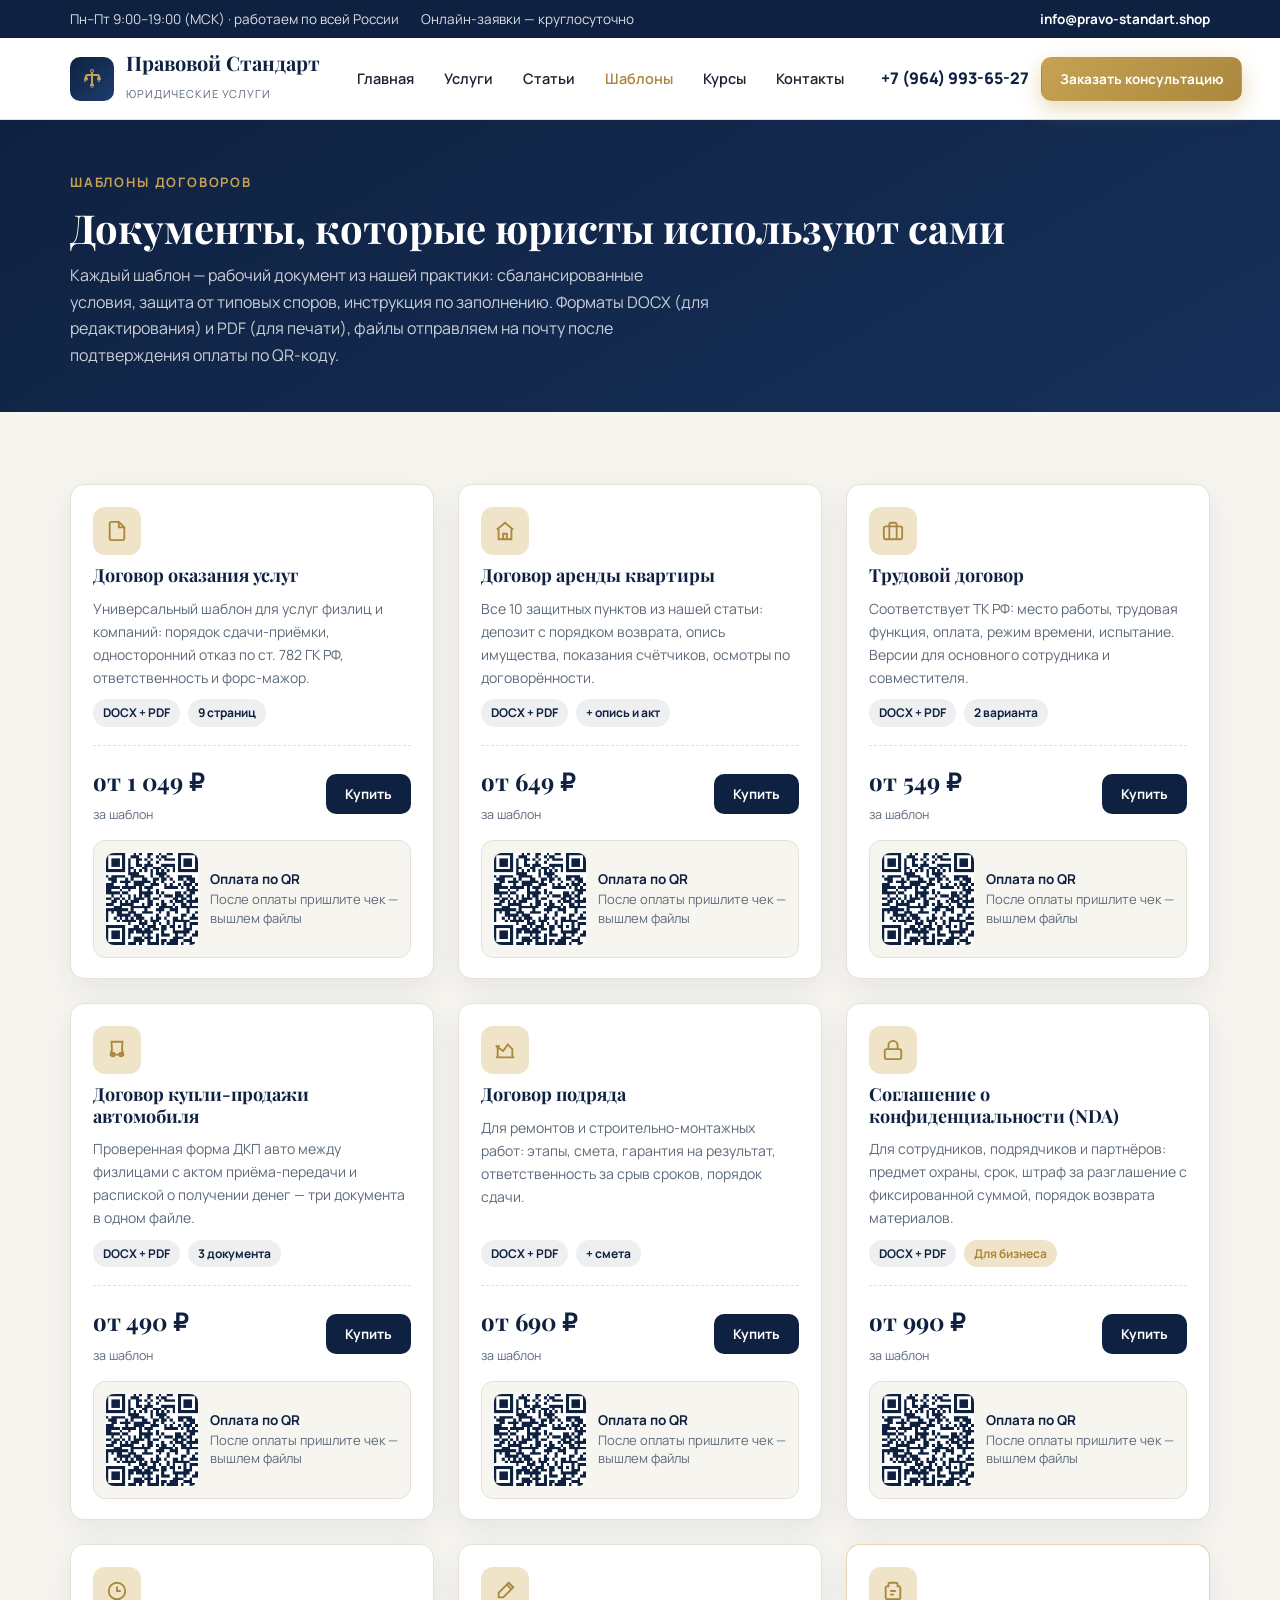
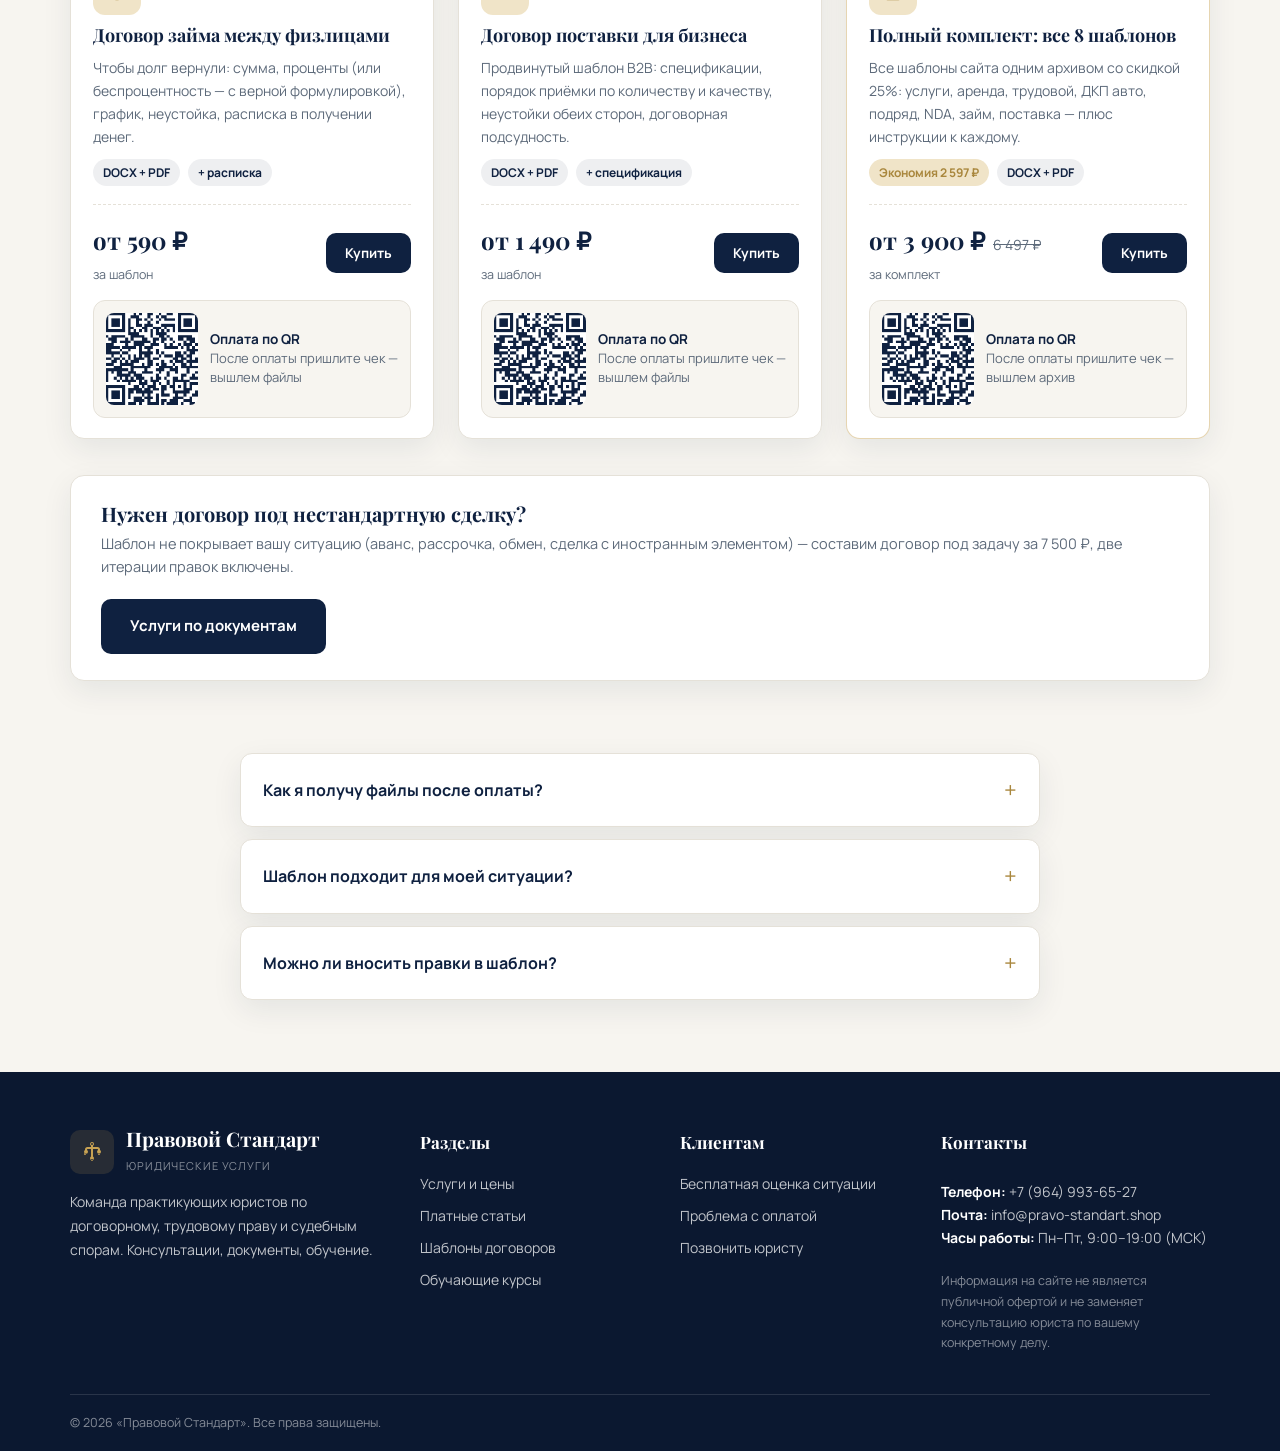
<file: shablony.html>
<!DOCTYPE html>
<html lang="ru">
<head>
  <meta charset="UTF-8">
  <meta name="viewport" content="width=device-width, initial-scale=1.0">
  <title>Шаблоны договоров — купить DOCX и PDF — Правовой Стандарт</title>
  <meta name="description" content="Готовые шаблоны договоров от юристов-практиков: оказание услуг, аренда, подряд, поставка, NDA, займ, ДКП авто, трудовой. Оплата по QR-коду.">
  <link rel="icon" href="data:image/svg+xml,%3Csvg xmlns='http://www.w3.org/2000/svg' viewBox='0 0 100 100'%3E%3Crect width='100' height='100' rx='22' fill='%230f2140'/%3E%3Ctext x='50' y='66' font-family='Georgia' font-size='42' font-weight='bold' text-anchor='middle' fill='%23c7a253'%3EПС%3C/text%3E%3C/svg%3E">
  <link rel="preconnect" href="https://fonts.googleapis.com">
  <link rel="preconnect" href="https://fonts.gstatic.com" crossorigin>
  <link href="https://fonts.googleapis.com/css2?family=Manrope:wght@400;600;700;800&family=Playfair+Display:wght@600;700&display=swap" rel="stylesheet">
  <link rel="stylesheet" href="assets/css/style.css">
</head>
<body>

  <div class="topbar">
    <div class="container">
      <div class="topbar__left">
        <span class="hide-m">Пн–Пт 9:00–19:00 (МСК) · работаем по всей России</span>
        <span class="hide-m">Онлайн-заявки — круглосуточно</span>
      </div>
      <div><a href="mailto:info@pravo-standart.shop">info@pravo-standart.shop</a></div>
    </div>
  </div>

  <header class="header">
    <div class="container">
      <a class="logo" href="index.html">
        <span class="logo__badge">
          <svg width="24" height="24" viewBox="0 0 24 24" fill="currentColor"><path d="M12 2a2 2 0 0 1 2 2c0 .74-.4 1.38-1 1.72V7h4.5A2.5 2.5 0 0 1 20 9.5v.58c.59.34 1 .98 1 1.72a2 2 0 0 1-4 0c0-.74.41-1.38 1-1.72V9.5a.5.5 0 0 0-.5-.5H13v7.58c.59.34 1 .98 1 1.72a2 2 0 0 1-4 0c0-.74.41-1.38 1-1.72V9H7.5a.5.5 0 0 0-.5.5v.58c.59.34 1 .98 1 1.72a2 2 0 0 1-4 0c0-.74.41-1.38 1-1.72V9.5A2.5 2.5 0 0 1 7.5 7H11V5.72A2 2 0 0 1 12 2zM5 13a1 1 0 1 0 0 2 1 1 0 0 0 0-2zm14 0a1 1 0 1 0 0 2 1 1 0 0 0 0-2zm-7 6a1 1 0 1 0 0 2 1 1 0 0 0 0-2zm0-16a1 1 0 1 0 0 2 1 1 0 0 0 0-2z"/></svg>
        </span>
        <span>
          <span class="logo__name">Правовой Стандарт</span><br>
          <span class="logo__tag">юридические услуги</span>
        </span>
      </a>
      <nav class="nav">
        <a data-page="index" href="index.html">Главная</a>
        <a data-page="uslugi" href="uslugi.html">Услуги</a>
        <a data-page="stati" href="stati.html">Статьи</a>
        <a data-page="shablony" href="shablony.html">Шаблоны</a>
        <a data-page="kursy" href="kursy.html">Курсы</a>
        <a href="index.html#contacts">Контакты</a>
      </nav>
      <div class="header__cta">
        <a class="header__phone" href="tel:+79649936527">+7 (964) 993-65-27</a>
        <a class="btn btn--gold btn--sm" href="index.html#zayavka">Заказать консультацию</a>
        <button class="burger" aria-label="Открыть меню"><span></span><span></span><span></span></button>
      </div>
    </div>
  </header>

  <section class="page-header">
    <div class="container">
      <span class="kicker">Шаблоны договоров</span>
      <h1>Документы, которые юристы используют сами</h1>
      <p>Каждый шаблон — рабочий документ из нашей практики: сбалансированные условия, защита от типовых споров, инструкция по заполнению. Форматы DOCX (для редактирования) и PDF (для печати), файлы отправляем на почту после подтверждения оплаты по QR-коду.</p>
    </div>
  </section>

  <section class="section">
    <div class="container">
      <div class="grid grid--3">

        <article class="card">
          <div class="card__body">
            <div class="card__icon"><svg width="22" height="22" viewBox="0 0 24 24" fill="none" stroke="currentColor" stroke-width="2"><path d="M14 2H6a2 2 0 0 0-2 2v16a2 2 0 0 0 2 2h12a2 2 0 0 0 2-2V8z"/><path d="M14 2v6h6"/></svg></div>
            <h3 class="card__title">Договор оказания услуг</h3>
            <p class="card__text">Универсальный шаблон для услуг физлиц и компаний: порядок сдачи-приёмки, односторонний отказ по ст. 782 ГК РФ, ответственность и форс-мажор.</p>
            <div class="card__meta"><span class="chip">DOCX + PDF</span><span class="chip">9 страниц</span></div>
          </div>
          <div class="pay-box">
            <div class="pay-box__row">
              <div class="pay-box__price"><b>от 1 049 ₽</b><span class="pay-box__unit">за шаблон</span></div>
              <button class="btn btn--navy btn--sm" data-buy="t-uslugi">Купить</button>
            </div>
            <div class="qr-inline" role="button" tabindex="0">
              <div data-qr="t-uslugi"></div>
              <div class="qr-inline__text"><b>Оплата по QR</b>После оплаты пришлите чек — вышлем файлы</div>
            </div>
          </div>
        </article>

        <article class="card">
          <div class="card__body">
            <div class="card__icon"><svg width="22" height="22" viewBox="0 0 24 24" fill="none" stroke="currentColor" stroke-width="2"><path d="M3 10.5 12 3l9 7.5"/><path d="M5 9.5V21h14V9.5"/><path d="M10 21v-6h4v6"/></svg></div>
            <h3 class="card__title">Договор аренды квартиры</h3>
            <p class="card__text">Все 10 защитных пунктов из нашей статьи: депозит с порядком возврата, опись имущества, показания счётчиков, осмотры по договорённости.</p>
            <div class="card__meta"><span class="chip">DOCX + PDF</span><span class="chip">+ опись и акт</span></div>
          </div>
          <div class="pay-box">
            <div class="pay-box__row">
              <div class="pay-box__price"><b>от 649 ₽</b><span class="pay-box__unit">за шаблон</span></div>
              <button class="btn btn--navy btn--sm" data-buy="t-arenda">Купить</button>
            </div>
            <div class="qr-inline" role="button" tabindex="0">
              <div data-qr="t-arenda"></div>
              <div class="qr-inline__text"><b>Оплата по QR</b>После оплаты пришлите чек — вышлем файлы</div>
            </div>
          </div>
        </article>

        <article class="card">
          <div class="card__body">
            <div class="card__icon"><svg width="22" height="22" viewBox="0 0 24 24" fill="none" stroke="currentColor" stroke-width="2"><rect x="2" y="7" width="20" height="14" rx="2"/><path d="M16 21V5a2 2 0 0 0-2-2h-4a2 2 0 0 0-2 2v16"/></svg></div>
            <h3 class="card__title">Трудовой договор</h3>
            <p class="card__text">Соответствует ТК РФ: место работы, трудовая функция, оплата, режим времени, испытание. Версии для основного сотрудника и совместителя.</p>
            <div class="card__meta"><span class="chip">DOCX + PDF</span><span class="chip">2 варианта</span></div>
          </div>
          <div class="pay-box">
            <div class="pay-box__row">
              <div class="pay-box__price"><b>от 549 ₽</b><span class="pay-box__unit">за шаблон</span></div>
              <button class="btn btn--navy btn--sm" data-buy="t-trudovoy">Купить</button>
            </div>
            <div class="qr-inline" role="button" tabindex="0">
              <div data-qr="t-trudovoy"></div>
              <div class="qr-inline__text"><b>Оплата по QR</b>После оплаты пришлите чек — вышлем файлы</div>
            </div>
          </div>
        </article>

        <article class="card">
          <div class="card__body">
            <div class="card__icon"><svg width="22" height="22" viewBox="0 0 24 24" fill="none" stroke="currentColor" stroke-width="2"><path d="M5 17h14l-1.5-5.5L18 3H6l.5 8.5z"/><circle cx="7.5" cy="17" r="2"/><circle cx="16.5" cy="17" r="2"/></svg></div>
            <h3 class="card__title">Договор купли-продажи автомобиля</h3>
            <p class="card__text">Проверенная форма ДКП авто между физлицами с актом приёма-передачи и распиской о получении денег — три документа в одном файле.</p>
            <div class="card__meta"><span class="chip">DOCX + PDF</span><span class="chip">3 документа</span></div>
          </div>
          <div class="pay-box">
            <div class="pay-box__row">
              <div class="pay-box__price"><b>от 490 ₽</b><span class="pay-box__unit">за шаблон</span></div>
              <button class="btn btn--navy btn--sm" data-buy="t-dkp">Купить</button>
            </div>
            <div class="qr-inline" role="button" tabindex="0">
              <div data-qr="t-dkp"></div>
              <div class="qr-inline__text"><b>Оплата по QR</b>После оплаты пришлите чек — вышлем файлы</div>
            </div>
          </div>
        </article>

        <article class="card">
          <div class="card__body">
            <div class="card__icon"><svg width="22" height="22" viewBox="0 0 24 24" fill="none" stroke="currentColor" stroke-width="2"><path d="M2 20h20M4 20V9l6 4 5-7 5 5v9"/><path d="M4 9 2 7m2 2 2-2"/></svg></div>
            <h3 class="card__title">Договор подряда</h3>
            <p class="card__text">Для ремонтов и строительно-монтажных работ: этапы, смета, гарантия на результат, ответственность за срыв сроков, порядок сдачи.</p>
            <div class="card__meta"><span class="chip">DOCX + PDF</span><span class="chip">+ смета</span></div>
          </div>
          <div class="pay-box">
            <div class="pay-box__row">
              <div class="pay-box__price"><b>от 690 ₽</b><span class="pay-box__unit">за шаблон</span></div>
              <button class="btn btn--navy btn--sm" data-buy="t-podryad">Купить</button>
            </div>
            <div class="qr-inline" role="button" tabindex="0">
              <div data-qr="t-podryad"></div>
              <div class="qr-inline__text"><b>Оплата по QR</b>После оплаты пришлите чек — вышлем файлы</div>
            </div>
          </div>
        </article>

        <article class="card">
          <div class="card__body">
            <div class="card__icon"><svg width="22" height="22" viewBox="0 0 24 24" fill="none" stroke="currentColor" stroke-width="2"><rect x="3" y="11" width="18" height="11" rx="2"/><path d="M7 11V7a5 5 0 0 1 10 0v4"/></svg></div>
            <h3 class="card__title">Соглашение о конфиденциальности (NDA)</h3>
            <p class="card__text">Для сотрудников, подрядчиков и партнёров: предмет охраны, срок, штраф за разглашение с фиксированной суммой, порядок возврата материалов.</p>
            <div class="card__meta"><span class="chip">DOCX + PDF</span><span class="chip chip--gold">Для бизнеса</span></div>
          </div>
          <div class="pay-box">
            <div class="pay-box__row">
              <div class="pay-box__price"><b>от 990 ₽</b><span class="pay-box__unit">за шаблон</span></div>
              <button class="btn btn--navy btn--sm" data-buy="t-nda">Купить</button>
            </div>
            <div class="qr-inline" role="button" tabindex="0">
              <div data-qr="t-nda"></div>
              <div class="qr-inline__text"><b>Оплата по QR</b>После оплаты пришлите чек — вышлем файлы</div>
            </div>
          </div>
        </article>

        <article class="card">
          <div class="card__body">
            <div class="card__icon"><svg width="22" height="22" viewBox="0 0 24 24" fill="none" stroke="currentColor" stroke-width="2"><circle cx="12" cy="12" r="9"/><path d="M12 7v5h4"/></svg></div>
            <h3 class="card__title">Договор займа между физлицами</h3>
            <p class="card__text">Чтобы долг вернули: сумма, проценты (или беспроцентность — с верной формулировкой), график, неустойка, расписка в получении денег.</p>
            <div class="card__meta"><span class="chip">DOCX + PDF</span><span class="chip">+ расписка</span></div>
          </div>
          <div class="pay-box">
            <div class="pay-box__row">
              <div class="pay-box__price"><b>от 590 ₽</b><span class="pay-box__unit">за шаблон</span></div>
              <button class="btn btn--navy btn--sm" data-buy="t-zaym">Купить</button>
            </div>
            <div class="qr-inline" role="button" tabindex="0">
              <div data-qr="t-zaym"></div>
              <div class="qr-inline__text"><b>Оплата по QR</b>После оплаты пришлите чек — вышлем файлы</div>
            </div>
          </div>
        </article>

        <article class="card">
          <div class="card__body">
            <div class="card__icon"><svg width="22" height="22" viewBox="0 0 24 24" fill="none" stroke="currentColor" stroke-width="2"><path d="M16 3l5 5-11 11H5v-5z"/><path d="m14 5 5 5"/></svg></div>
            <h3 class="card__title">Договор поставки для бизнеса</h3>
            <p class="card__text">Продвинутый шаблон B2B: спецификации, порядок приёмки по количеству и качеству, неустойки обеих сторон, договорная подсудность.</p>
            <div class="card__meta"><span class="chip">DOCX + PDF</span><span class="chip">+ спецификация</span></div>
          </div>
          <div class="pay-box">
            <div class="pay-box__row">
              <div class="pay-box__price"><b>от 1 490 ₽</b><span class="pay-box__unit">за шаблон</span></div>
              <button class="btn btn--navy btn--sm" data-buy="t-postavka">Купить</button>
            </div>
            <div class="qr-inline" role="button" tabindex="0">
              <div data-qr="t-postavka"></div>
              <div class="qr-inline__text"><b>Оплата по QR</b>После оплаты пришлите чек — вышлем файлы</div>
            </div>
          </div>
        </article>

        <article class="card" style="border:1px solid rgba(199,162,83,.45)">
          <div class="card__body">
            <div class="card__icon"><svg width="22" height="22" viewBox="0 0 24 24" fill="none" stroke="currentColor" stroke-width="2"><path d="M20 7h-3V5a2 2 0 0 0-2-2H9a2 2 0 0 0-2 2v2H4"/><path d="M4 7v12a2 2 0 0 0 2 2h12a2 2 0 0 0 2-2V7"/><path d="M9 12h6M9 16h4"/></svg></div>
            <h3 class="card__title">Полный комплект: все 8 шаблонов</h3>
            <p class="card__text">Все шаблоны сайта одним архивом со скидкой 25%: услуги, аренда, трудовой, ДКП авто, подряд, NDA, займ, поставка — плюс инструкции к каждому.</p>
            <div class="card__meta"><span class="chip chip--gold">Экономия 2 597 ₽</span><span class="chip">DOCX + PDF</span></div>
          </div>
          <div class="pay-box">
            <div class="pay-box__row">
              <div class="pay-box__price"><b>от 3 900 ₽</b><s>6 497 ₽</s><span class="pay-box__unit">за комплект</span></div>
              <button class="btn btn--navy btn--sm" data-buy="t-komplekt">Купить</button>
            </div>
            <div class="qr-inline" role="button" tabindex="0">
              <div data-qr="t-komplekt"></div>
              <div class="qr-inline__text"><b>Оплата по QR</b>После оплаты пришлите чек — вышлем архив</div>
            </div>
          </div>
        </article>

      </div>

      <div style="margin-top:36px;background:#fff;border:1px solid var(--line);border-radius:14px;padding:26px 30px;box-shadow:var(--shadow);display:flex;gap:20px;align-items:center;justify-content:space-between;flex-wrap:wrap">
        <div>
          <h3 style="font-size:20px;margin-bottom:6px">Нужен договор под нестандартную сделку?</h3>
          <p style="color:var(--muted);font-size:14.5px;margin:0">Шаблон не покрывает вашу ситуацию (аванс, рассрочка, обмен, сделка с иностранным элементом) — составим договор под задачу за 7 500 ₽, две итерации правок включены.</p>
        </div>
        <a class="btn btn--navy" href="uslugi.html">Услуги по документам</a>
      </div>

    </div>
  </section>

  <section class="section" style="padding-top:0">
    <div class="container">
      <div class="faq">
        <details>
          <summary>Как я получу файлы после оплаты?</summary>
          <p>После оплаты по QR-коду пришлите скриншот чека на info@pravo-standart.shop и укажите, какой шаблон оплачивали, — файлы DOCX и PDF отправим на почту в течение рабочего дня (обычно в течение часа).</p>
        </details>
        <details>
          <summary>Шаблон подходит для моей ситуации?</summary>
          <p>Шаблоны рассчитаны на типовые случаи (в карточке описано, для чего каждый). Если сделка нестандартная — лучше заказать составление договора юристом: он учтёт налоговые последствия и риски конкретно вашей сделки.</p>
        </details>
        <details>
          <summary>Можно ли вносить правки в шаблон?</summary>
          <p>Да, формат DOCX полностью редактируемый. Пояснения в тексте подскажут, какие поля обязательны, а какие пункты стоит удалить или добавить под вашу ситуацию.</p>
        </details>
      </div>
    </div>
  </section>

  <footer class="footer">
    <div class="container">
      <div class="footer__grid">
        <div class="footer__about">
          <a class="logo" href="index.html" style="align-items:center">
            <span class="logo__badge" style="background:rgba(199,162,83,.15)">
              <svg width="24" height="24" viewBox="0 0 24 24" fill="currentColor"><path d="M12 2a2 2 0 0 1 2 2c0 .74-.4 1.38-1 1.72V7h4.5A2.5 2.5 0 0 1 20 9.5v.58c.59.34 1 .98 1 1.72a2 2 0 0 1-4 0c0-.74.41-1.38 1-1.72V9.5a.5.5 0 0 0-.5-.5H13v7.58c.59.34 1 .98 1 1.72a2 2 0 0 1-4 0c0-.74.41-1.38 1-1.72V9H7.5a.5.5 0 0 0-.5.5v.58c.59.34 1 .98 1 1.72a2 2 0 0 1-4 0c0-.74.41-1.38 1-1.72V9.5A2.5 2.5 0 0 1 7.5 7H11V5.72A2 2 0 0 1 12 2zM5 13a1 1 0 1 0 0 2 1 1 0 0 0 0-2zm14 0a1 1 0 1 0 0 2 1 1 0 0 0 0-2zm-7 6a1 1 0 1 0 0 2 1 1 0 0 0 0-2zm0-16a1 1 0 1 0 0 2 1 1 0 0 0 0-2z"/></svg>
            </span>
            <span><span class="logo__name" style="color:#fff">Правовой Стандарт</span><br><span class="logo__tag" style="color:rgba(255,255,255,.5)">юридические услуги</span></span>
          </a>
          <p>Команда практикующих юристов по договорному, трудовому праву и судебным спорам. Консультации, документы, обучение.</p>
        </div>
        <div>
          <h4>Разделы</h4>
          <ul>
            <li><a href="uslugi.html">Услуги и цены</a></li>
            <li><a href="stati.html">Платные статьи</a></li>
            <li><a href="shablony.html">Шаблоны договоров</a></li>
            <li><a href="kursy.html">Обучающие курсы</a></li>
          </ul>
        </div>
        <div>
          <h4>Клиентам</h4>
          <ul>
            <li><a href="index.html#zayavka">Бесплатная оценка ситуации</a></li>
            <li><a href="mailto:info@pravo-standart.shop">Проблема с оплатой</a></li>
            <li><a href="tel:+79649936527">Позвонить юристу</a></li>
          </ul>
        </div>
        <div class="footer__contacts">
          <h4>Контакты</h4>
          <div>
            <b>Телефон:</b> <a href="tel:+79649936527">+7 (964) 993-65-27</a><br>
            <b>Почта:</b> <a href="mailto:info@pravo-standart.shop">info@pravo-standart.shop</a><br>
            <b>Часы работы:</b> Пн–Пт, 9:00–19:00 (МСК)
          </div>
          <p style="margin-top:14px;font-size:12.5px;color:rgba(255,255,255,.5)">Информация на сайте не является публичной офертой и не заменяет консультацию юриста по вашему конкретному делу.</p>
        </div>
      </div>
      <div class="footer__bottom">
        <div class="container" style="padding:0">
          <span>© <span class="js-year">2026</span> «Правовой Стандарт». Все права защищены.</span>
        </div>
      </div>
    </div>
  </footer>

  <script src="assets/js/vendor/qrcode.min.js"></script>
  <script src="assets/js/payments.js"></script>
  <script src="assets/js/main.js"></script>
</body>
</html>
</file>
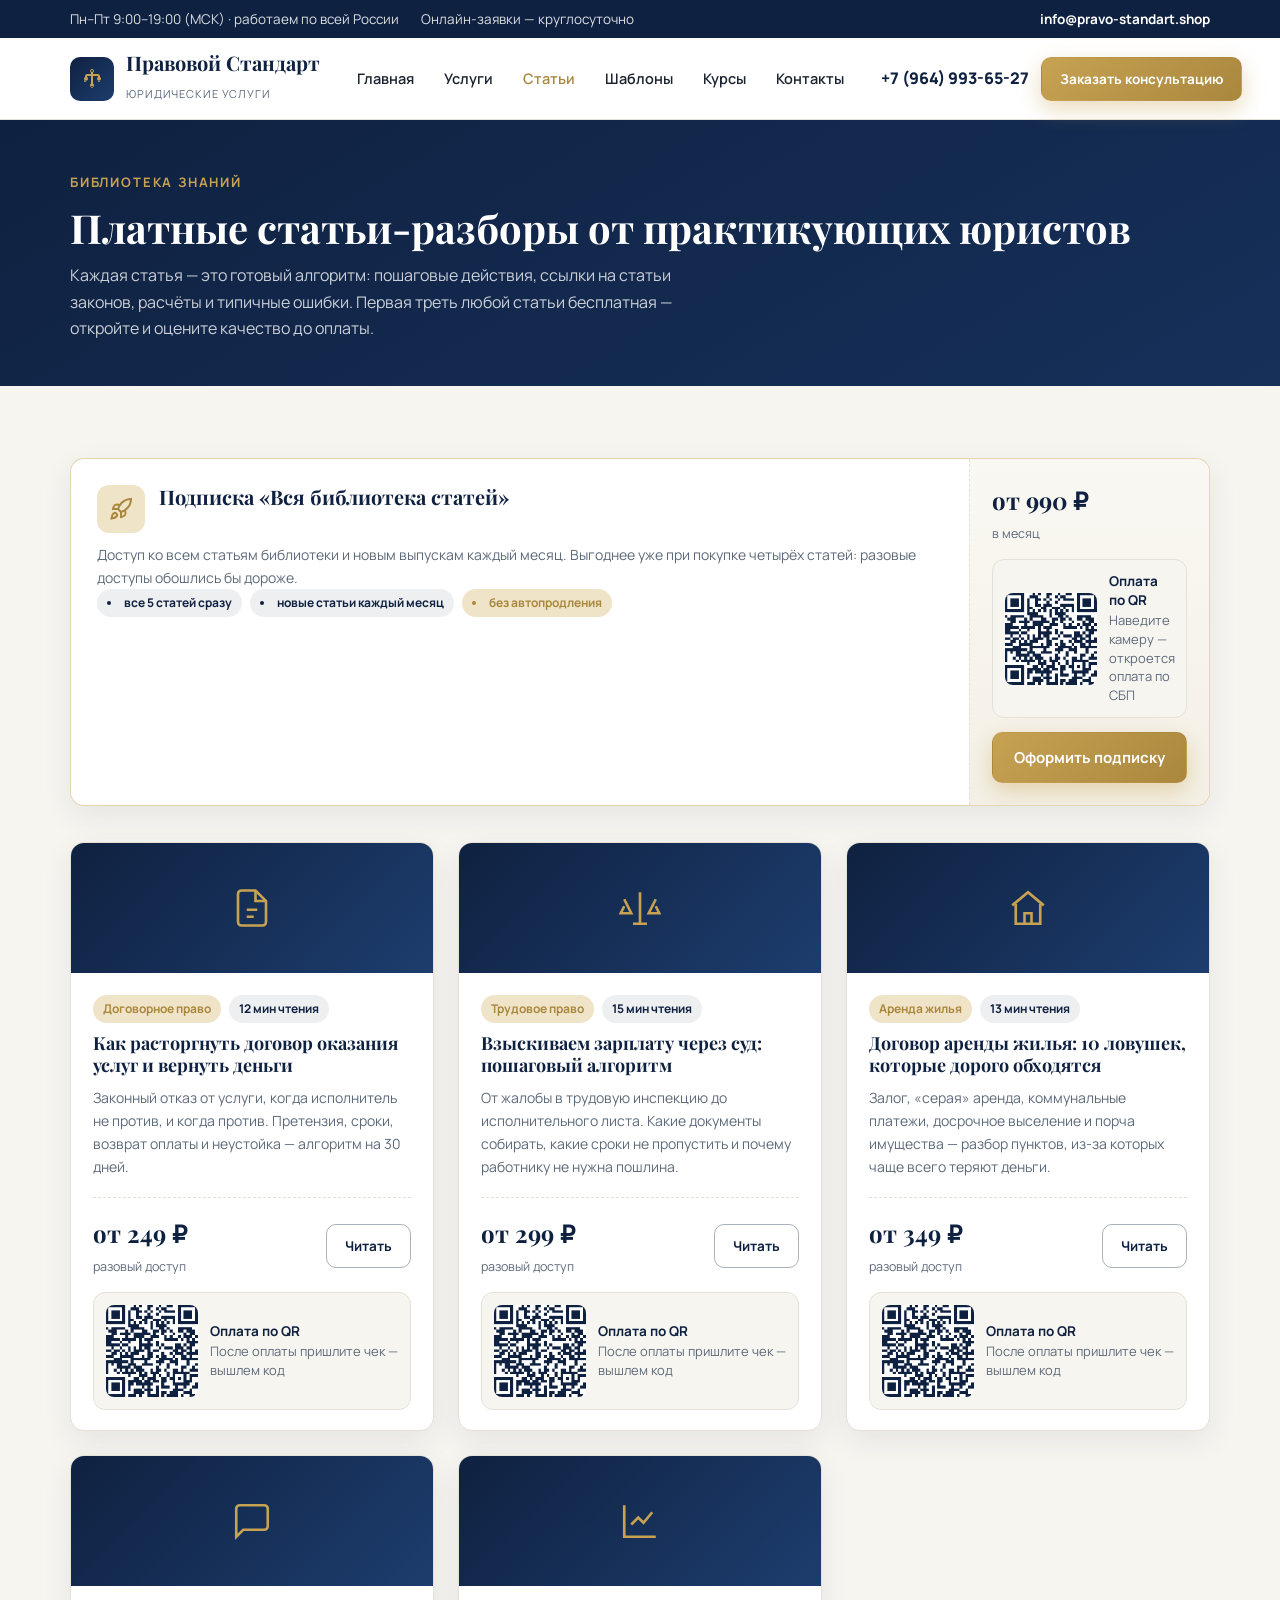
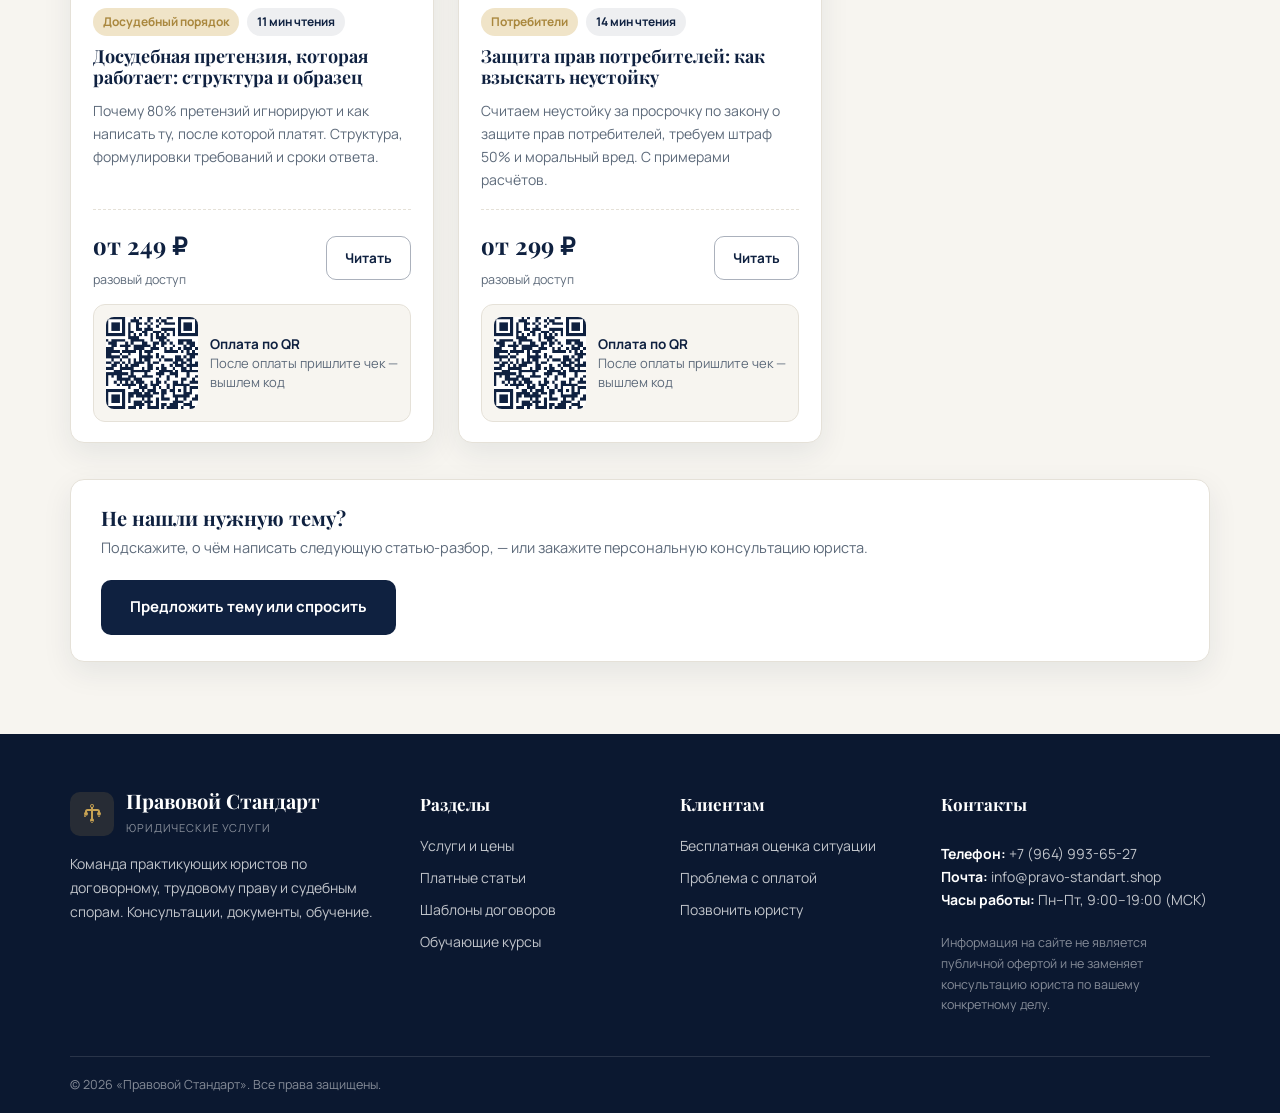
<file: stati.html>
<!DOCTYPE html>
<html lang="ru">
<head>
  <meta charset="UTF-8">
  <meta name="viewport" content="width=device-width, initial-scale=1.0">
  <title>Платные статьи по праву — Правовой Стандарт</title>
  <meta name="description" content="Практические статьи-разборы юристов: договорное право, трудовые споры, защита прав потребителей. Доступ от 249 ₽, оплата по QR-коду.">
  <link rel="icon" href="data:image/svg+xml,%3Csvg xmlns='http://www.w3.org/2000/svg' viewBox='0 0 100 100'%3E%3Crect width='100' height='100' rx='22' fill='%230f2140'/%3E%3Ctext x='50' y='66' font-family='Georgia' font-size='42' font-weight='bold' text-anchor='middle' fill='%23c7a253'%3EПС%3C/text%3E%3C/svg%3E">
  <link rel="preconnect" href="https://fonts.googleapis.com">
  <link rel="preconnect" href="https://fonts.gstatic.com" crossorigin>
  <link href="https://fonts.googleapis.com/css2?family=Manrope:wght@400;600;700;800&family=Playfair+Display:wght@600;700&display=swap" rel="stylesheet">
  <link rel="stylesheet" href="assets/css/style.css">
</head>
<body>

  <div class="topbar">
    <div class="container">
      <div class="topbar__left">
        <span class="hide-m">Пн–Пт 9:00–19:00 (МСК) · работаем по всей России</span>
        <span class="hide-m">Онлайн-заявки — круглосуточно</span>
      </div>
      <div><a href="mailto:info@pravo-standart.shop">info@pravo-standart.shop</a></div>
    </div>
  </div>

  <header class="header">
    <div class="container">
      <a class="logo" href="index.html">
        <span class="logo__badge">
          <svg width="24" height="24" viewBox="0 0 24 24" fill="currentColor"><path d="M12 2a2 2 0 0 1 2 2c0 .74-.4 1.38-1 1.72V7h4.5A2.5 2.5 0 0 1 20 9.5v.58c.59.34 1 .98 1 1.72a2 2 0 0 1-4 0c0-.74.41-1.38 1-1.72V9.5a.5.5 0 0 0-.5-.5H13v7.58c.59.34 1 .98 1 1.72a2 2 0 0 1-4 0c0-.74.41-1.38 1-1.72V9H7.5a.5.5 0 0 0-.5.5v.58c.59.34 1 .98 1 1.72a2 2 0 0 1-4 0c0-.74.41-1.38 1-1.72V9.5A2.5 2.5 0 0 1 7.5 7H11V5.72A2 2 0 0 1 12 2zM5 13a1 1 0 1 0 0 2 1 1 0 0 0 0-2zm14 0a1 1 0 1 0 0 2 1 1 0 0 0 0-2zm-7 6a1 1 0 1 0 0 2 1 1 0 0 0 0-2zm0-16a1 1 0 1 0 0 2 1 1 0 0 0 0-2z"/></svg>
        </span>
        <span>
          <span class="logo__name">Правовой Стандарт</span><br>
          <span class="logo__tag">юридические услуги</span>
        </span>
      </a>
      <nav class="nav">
        <a data-page="index" href="index.html">Главная</a>
        <a data-page="uslugi" href="uslugi.html">Услуги</a>
        <a data-page="stati" href="stati.html">Статьи</a>
        <a data-page="shablony" href="shablony.html">Шаблоны</a>
        <a data-page="kursy" href="kursy.html">Курсы</a>
        <a href="index.html#contacts">Контакты</a>
      </nav>
      <div class="header__cta">
        <a class="header__phone" href="tel:+79649936527">+7 (964) 993-65-27</a>
        <a class="btn btn--gold btn--sm" href="index.html#zayavka">Заказать консультацию</a>
        <button class="burger" aria-label="Открыть меню"><span></span><span></span><span></span></button>
      </div>
    </div>
  </header>

  <section class="page-header">
    <div class="container">
      <span class="kicker">Библиотека знаний</span>
      <h1>Платные статьи-разборы от практикующих юристов</h1>
      <p>Каждая статья — это готовый алгоритм: пошаговые действия, ссылки на статьи законов, расчёты и типичные ошибки. Первая треть любой статьи бесплатная — откройте и оцените качество до оплаты.</p>
    </div>
  </section>

  <section class="section">
    <div class="container">

      <!-- Подписка -->
      <article class="card service-card" style="margin-bottom:36px;border:1px solid rgba(199,162,83,.45)">
        <div class="service-card__body">
          <div class="service-head">
            <div class="card__icon"><svg width="24" height="24" viewBox="0 0 24 24" fill="none" stroke="currentColor" stroke-width="2"><path d="M4.5 16.5c-1.5 1.26-2 5-2 5s3.74-.5 5-2c.71-.84.7-2.13-.09-2.91a2.18 2.18 0 0 0-2.91-.09z"/><path d="m12 15-3-3a22 22 0 0 1 2-3.95A12.88 12.88 0 0 1 22 2c0 2.72-.78 7.5-6 11a22.35 22.35 0 0 1-4 2z"/><path d="M9 12H4s.55-3.03 2-4c1.62-1.08 5 0 5 0"/><path d="M12 15v5s3.03-.55 4-2c1.08-1.62 0-5 0-5"/></svg></div>
            <h3 class="card__title">Подписка «Вся библиотека статей»</h3>
          </div>
          <p class="card__text">Доступ ко всем статьям библиотеки и новым выпускам каждый месяц. Выгоднее уже при покупке четырёх статей: разовые доступы обошлись бы дороже.</p>
          <ul class="card__meta">
            <li class="chip">все 5 статей сразу</li>
            <li class="chip">новые статьи каждый месяц</li>
            <li class="chip chip--gold">без автопродления</li>
          </ul>
        </div>
        <aside class="service-card__aside">
          <div class="pay-box__price"><b>от 990 ₽</b><span class="pay-box__unit">в месяц</span></div>
          <div class="qr-inline" role="button" tabindex="0">
            <div data-qr="sub-library"></div>
            <div class="qr-inline__text"><b>Оплата по QR</b>Наведите камеру — откроется оплата по СБП</div>
          </div>
          <button class="btn btn--gold btn--block" data-buy="sub-library" style="margin-top:14px">Оформить подписку</button>
        </aside>
      </article>

      <div class="grid grid--3">

        <article class="card">
          <div class="article-card__cover"><svg viewBox="0 0 24 24" fill="none" stroke="currentColor" stroke-width="1.5"><path d="M14 2H6a2 2 0 0 0-2 2v16a2 2 0 0 0 2 2h12a2 2 0 0 0 2-2V8z"/><path d="M14 2v6h6M9 13h6M9 17h4"/></svg></div>
          <div class="card__body">
            <div class="card__meta"><span class="chip chip--gold">Договорное право</span><span class="chip">12 мин чтения</span></div>
            <h3 class="card__title">Как расторгнуть договор оказания услуг и вернуть деньги</h3>
            <p class="card__text">Законный отказ от услуги, когда исполнитель не против, и когда против. Претензия, сроки, возврат оплаты и неустойка — алгоритм на 30 дней.</p>
          </div>
          <div class="pay-box">
            <div class="pay-box__row">
              <div class="pay-box__price"><b>от 249 ₽</b><span class="pay-box__unit">разовый доступ</span></div>
              <a class="btn btn--ghost btn--sm" href="stati/kak-rastorgnut-dogovor-okazaniya-uslug.html">Читать</a>
            </div>
            <div class="qr-inline" role="button" tabindex="0">
              <div data-qr="st-1"></div>
              <div class="qr-inline__text"><b>Оплата по QR</b>После оплаты пришлите чек — вышлем код</div>
            </div>
          </div>
        </article>

        <article class="card">
          <div class="article-card__cover"><svg viewBox="0 0 24 24" fill="none" stroke="currentColor" stroke-width="1.5"><path d="M12 3v18M3 7l4 8H1l2-4M21 7l-4 8h6l-2-4"/><path d="M8 21h8"/></svg></div>
          <div class="card__body">
            <div class="card__meta"><span class="chip chip--gold">Трудовое право</span><span class="chip">15 мин чтения</span></div>
            <h3 class="card__title">Взыскиваем зарплату через суд: пошаговый алгоритм</h3>
            <p class="card__text">От жалобы в трудовую инспекцию до исполнительного листа. Какие документы собирать, какие сроки не пропустить и почему работнику не нужна пошлина.</p>
          </div>
          <div class="pay-box">
            <div class="pay-box__row">
              <div class="pay-box__price"><b>от 299 ₽</b><span class="pay-box__unit">разовый доступ</span></div>
              <a class="btn btn--ghost btn--sm" href="stati/vzyskanie-zarplaty-cherez-sud.html">Читать</a>
            </div>
            <div class="qr-inline" role="button" tabindex="0">
              <div data-qr="st-2"></div>
              <div class="qr-inline__text"><b>Оплата по QR</b>После оплаты пришлите чек — вышлем код</div>
            </div>
          </div>
        </article>

        <article class="card">
          <div class="article-card__cover"><svg viewBox="0 0 24 24" fill="none" stroke="currentColor" stroke-width="1.5"><path d="M3 10.5 12 3l9 7.5"/><path d="M5 9.5V21h14V9.5"/><path d="M10 21v-6h4v6"/></svg></div>
          <div class="card__body">
            <div class="card__meta"><span class="chip chip--gold">Аренда жилья</span><span class="chip">13 мин чтения</span></div>
            <h3 class="card__title">Договор аренды жилья: 10 ловушек, которые дорого обходятся</h3>
            <p class="card__text">Залог, «серая» аренда, коммунальные платежи, досрочное выселение и порча имущества — разбор пунктов, из-за которых чаще всего теряют деньги.</p>
          </div>
          <div class="pay-box">
            <div class="pay-box__row">
              <div class="pay-box__price"><b>от 349 ₽</b><span class="pay-box__unit">разовый доступ</span></div>
              <a class="btn btn--ghost btn--sm" href="stati/dogovor-arendy-zhilya-10-lovushek.html">Читать</a>
            </div>
            <div class="qr-inline" role="button" tabindex="0">
              <div data-qr="st-3"></div>
              <div class="qr-inline__text"><b>Оплата по QR</b>После оплаты пришлите чек — вышлем код</div>
            </div>
          </div>
        </article>

        <article class="card">
          <div class="article-card__cover"><svg viewBox="0 0 24 24" fill="none" stroke="currentColor" stroke-width="1.5"><path d="M21 15a2 2 0 0 1-2 2H7l-4 4V5a2 2 0 0 1 2-2h14a2 2 0 0 1 2 2z"/></svg></div>
          <div class="card__body">
            <div class="card__meta"><span class="chip chip--gold">Досудебный порядок</span><span class="chip">11 мин чтения</span></div>
            <h3 class="card__title">Досудебная претензия, которая работает: структура и образец</h3>
            <p class="card__text">Почему 80% претензий игнорируют и как написать ту, после которой платят. Структура, формулировки требований и сроки ответа.</p>
          </div>
          <div class="pay-box">
            <div class="pay-box__row">
              <div class="pay-box__price"><b>от 249 ₽</b><span class="pay-box__unit">разовый доступ</span></div>
              <a class="btn btn--ghost btn--sm" href="stati/dosudebnaya-pretenziya-struktura.html">Читать</a>
            </div>
            <div class="qr-inline" role="button" tabindex="0">
              <div data-qr="st-4"></div>
              <div class="qr-inline__text"><b>Оплата по QR</b>После оплаты пришлите чек — вышлем код</div>
            </div>
          </div>
        </article>

        <article class="card">
          <div class="article-card__cover"><svg viewBox="0 0 24 24" fill="none" stroke="currentColor" stroke-width="1.5"><path d="M3 3v18h18"/><path d="m7 14 4-4 3 3 5-6"/></svg></div>
          <div class="card__body">
            <div class="card__meta"><span class="chip chip--gold">Потребители</span><span class="chip">14 мин чтения</span></div>
            <h3 class="card__title">Защита прав потребителей: как взыскать неустойку</h3>
            <p class="card__text">Считаем неустойку за просрочку по закону о защите прав потребителей, требуем штраф 50% и моральный вред. С примерами расчётов.</p>
          </div>
          <div class="pay-box">
            <div class="pay-box__row">
              <div class="pay-box__price"><b>от 299 ₽</b><span class="pay-box__unit">разовый доступ</span></div>
              <a class="btn btn--ghost btn--sm" href="stati/zashita-prav-potrebiteley-neustoyka.html">Читать</a>
            </div>
            <div class="qr-inline" role="button" tabindex="0">
              <div data-qr="st-5"></div>
              <div class="qr-inline__text"><b>Оплата по QR</b>После оплаты пришлите чек — вышлем код</div>
            </div>
          </div>
        </article>

      </div>

      <div style="margin-top:36px;background:#fff;border:1px solid var(--line);border-radius:14px;padding:26px 30px;box-shadow:var(--shadow);display:flex;gap:20px;align-items:center;justify-content:space-between;flex-wrap:wrap">
        <div>
          <h3 style="font-size:20px;margin-bottom:6px">Не нашли нужную тему?</h3>
          <p style="color:var(--muted);font-size:14.5px;margin:0">Подскажите, о чём написать следующую статью-разбор, — или закажите персональную консультацию юриста.</p>
        </div>
        <a class="btn btn--navy" href="index.html#zayavka">Предложить тему или спросить</a>
      </div>

    </div>
  </section>

  <footer class="footer">
    <div class="container">
      <div class="footer__grid">
        <div class="footer__about">
          <a class="logo" href="index.html" style="align-items:center">
            <span class="logo__badge" style="background:rgba(199,162,83,.15)">
              <svg width="24" height="24" viewBox="0 0 24 24" fill="currentColor"><path d="M12 2a2 2 0 0 1 2 2c0 .74-.4 1.38-1 1.72V7h4.5A2.5 2.5 0 0 1 20 9.5v.58c.59.34 1 .98 1 1.72a2 2 0 0 1-4 0c0-.74.41-1.38 1-1.72V9.5a.5.5 0 0 0-.5-.5H13v7.58c.59.34 1 .98 1 1.72a2 2 0 0 1-4 0c0-.74.41-1.38 1-1.72V9H7.5a.5.5 0 0 0-.5.5v.58c.59.34 1 .98 1 1.72a2 2 0 0 1-4 0c0-.74.41-1.38 1-1.72V9.5A2.5 2.5 0 0 1 7.5 7H11V5.72A2 2 0 0 1 12 2zM5 13a1 1 0 1 0 0 2 1 1 0 0 0 0-2zm14 0a1 1 0 1 0 0 2 1 1 0 0 0 0-2zm-7 6a1 1 0 1 0 0 2 1 1 0 0 0 0-2zm0-16a1 1 0 1 0 0 2 1 1 0 0 0 0-2z"/></svg>
            </span>
            <span><span class="logo__name" style="color:#fff">Правовой Стандарт</span><br><span class="logo__tag" style="color:rgba(255,255,255,.5)">юридические услуги</span></span>
          </a>
          <p>Команда практикующих юристов по договорному, трудовому праву и судебным спорам. Консультации, документы, обучение.</p>
        </div>
        <div>
          <h4>Разделы</h4>
          <ul>
            <li><a href="uslugi.html">Услуги и цены</a></li>
            <li><a href="stati.html">Платные статьи</a></li>
            <li><a href="shablony.html">Шаблоны договоров</a></li>
            <li><a href="kursy.html">Обучающие курсы</a></li>
          </ul>
        </div>
        <div>
          <h4>Клиентам</h4>
          <ul>
            <li><a href="index.html#zayavka">Бесплатная оценка ситуации</a></li>
            <li><a href="mailto:info@pravo-standart.shop">Проблема с оплатой</a></li>
            <li><a href="tel:+79649936527">Позвонить юристу</a></li>
          </ul>
        </div>
        <div class="footer__contacts">
          <h4>Контакты</h4>
          <div>
            <b>Телефон:</b> <a href="tel:+79649936527">+7 (964) 993-65-27</a><br>
            <b>Почта:</b> <a href="mailto:info@pravo-standart.shop">info@pravo-standart.shop</a><br>
            <b>Часы работы:</b> Пн–Пт, 9:00–19:00 (МСК)
          </div>
          <p style="margin-top:14px;font-size:12.5px;color:rgba(255,255,255,.5)">Информация на сайте не является публичной офертой и не заменяет консультацию юриста по вашему конкретному делу.</p>
        </div>
      </div>
      <div class="footer__bottom">
        <div class="container" style="padding:0">
          <span>© <span class="js-year">2026</span> «Правовой Стандарт». Все права защищены.</span>
        </div>
      </div>
    </div>
  </footer>

  <script src="assets/js/vendor/qrcode.min.js"></script>
  <script src="assets/js/payments.js"></script>
  <script src="assets/js/main.js"></script>
</body>
</html>
</file>
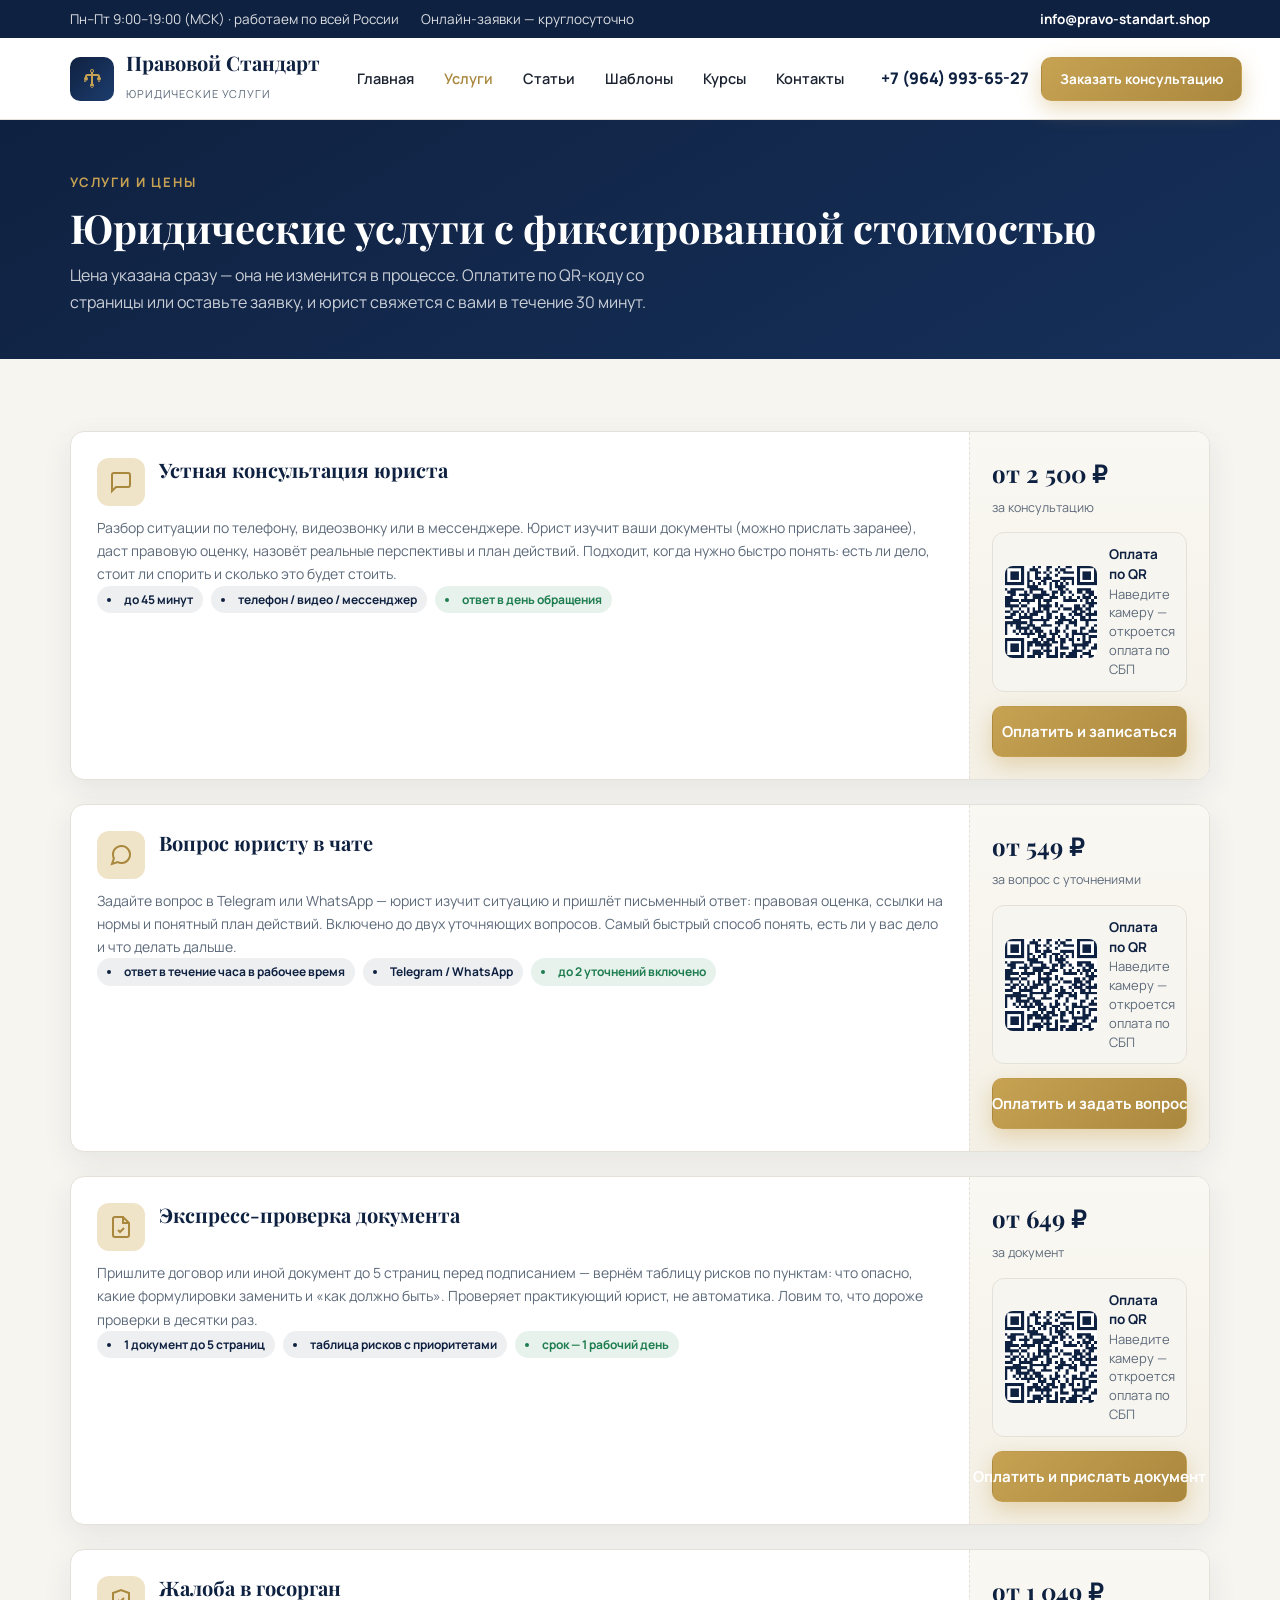
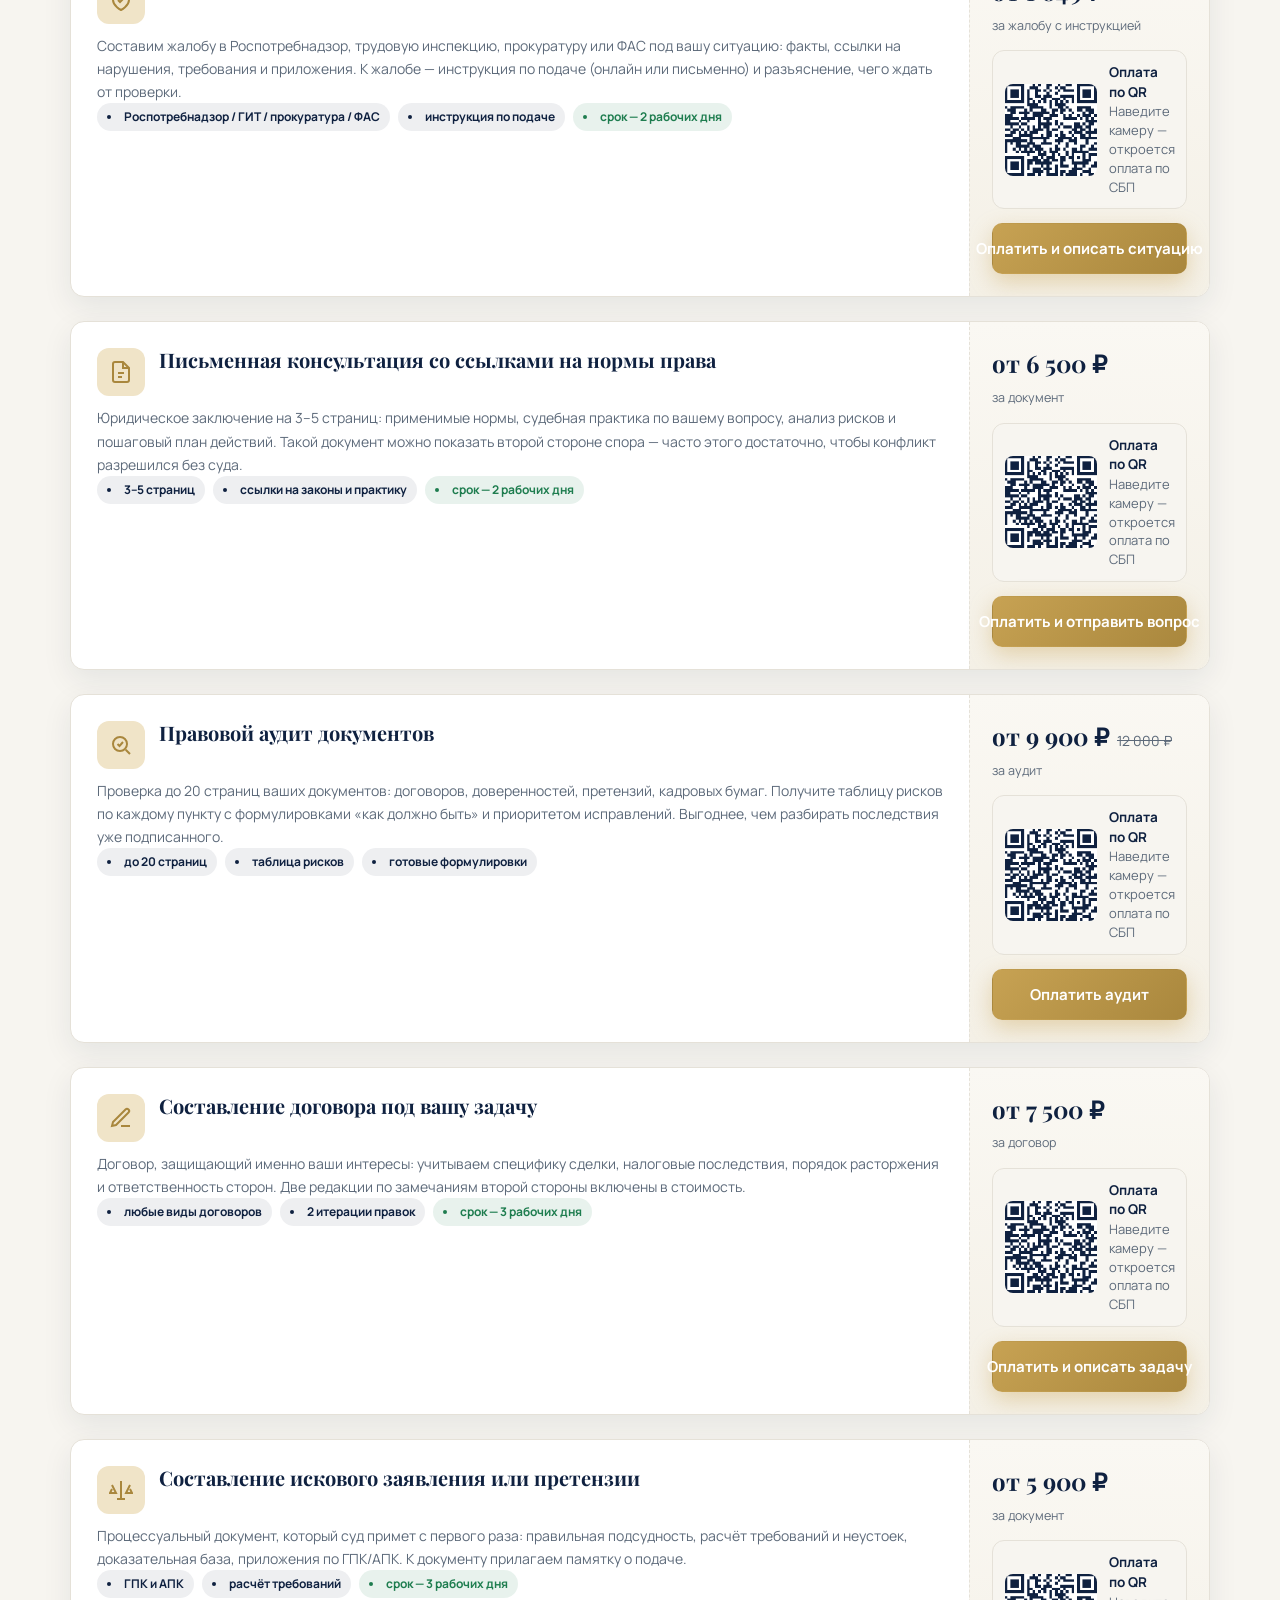
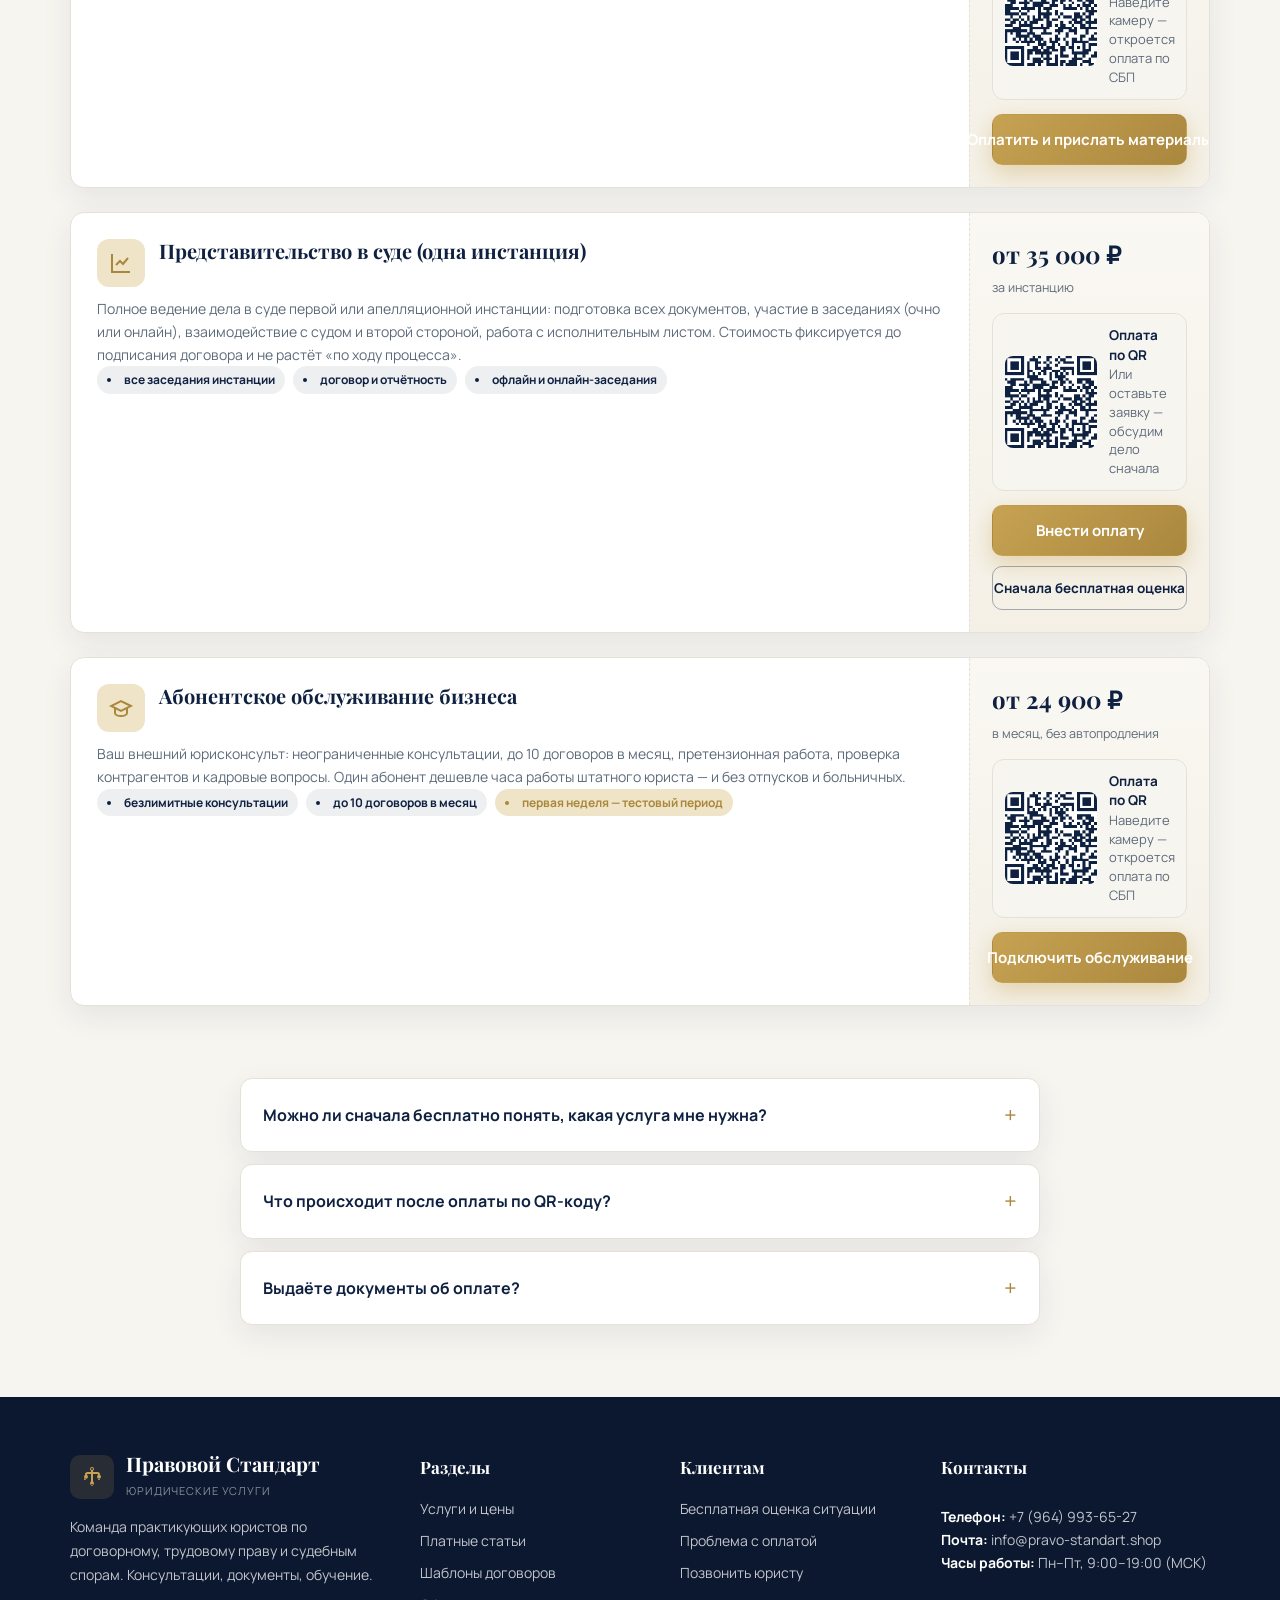
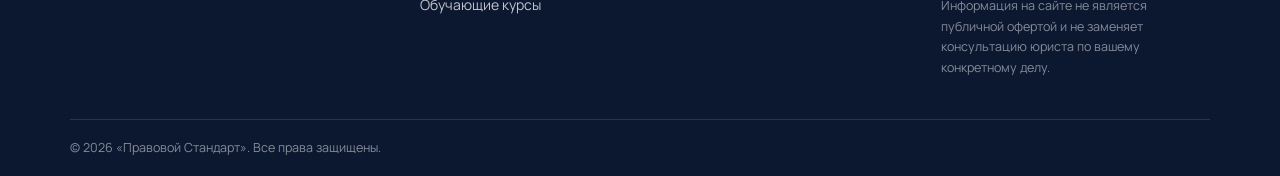
<file: uslugi.html>
<!DOCTYPE html>
<html lang="ru">
<head>
  <meta charset="UTF-8">
  <meta name="viewport" content="width=device-width, initial-scale=1.0">
  <title>Услуги и цены — Правовой Стандарт</title>
  <meta name="description" content="Юридические консультации, составление документов, правовой аудит и представительство в суде. Фиксированные цены, оплата по QR-коду.">
  <link rel="icon" href="data:image/svg+xml,%3Csvg xmlns='http://www.w3.org/2000/svg' viewBox='0 0 100 100'%3E%3Crect width='100' height='100' rx='22' fill='%230f2140'/%3E%3Ctext x='50' y='66' font-family='Georgia' font-size='42' font-weight='bold' text-anchor='middle' fill='%23c7a253'%3EПС%3C/text%3E%3C/svg%3E">
  <link rel="preconnect" href="https://fonts.googleapis.com">
  <link rel="preconnect" href="https://fonts.gstatic.com" crossorigin>
  <link href="https://fonts.googleapis.com/css2?family=Manrope:wght@400;600;700;800&family=Playfair+Display:wght@600;700&display=swap" rel="stylesheet">
  <link rel="stylesheet" href="assets/css/style.css">
</head>
<body>

  <div class="topbar">
    <div class="container">
      <div class="topbar__left">
        <span class="hide-m">Пн–Пт 9:00–19:00 (МСК) · работаем по всей России</span>
        <span class="hide-m">Онлайн-заявки — круглосуточно</span>
      </div>
      <div><a href="mailto:info@pravo-standart.shop">info@pravo-standart.shop</a></div>
    </div>
  </div>

  <header class="header">
    <div class="container">
      <a class="logo" href="index.html">
        <span class="logo__badge">
          <svg width="24" height="24" viewBox="0 0 24 24" fill="currentColor"><path d="M12 2a2 2 0 0 1 2 2c0 .74-.4 1.38-1 1.72V7h4.5A2.5 2.5 0 0 1 20 9.5v.58c.59.34 1 .98 1 1.72a2 2 0 0 1-4 0c0-.74.41-1.38 1-1.72V9.5a.5.5 0 0 0-.5-.5H13v7.58c.59.34 1 .98 1 1.72a2 2 0 0 1-4 0c0-.74.41-1.38 1-1.72V9H7.5a.5.5 0 0 0-.5.5v.58c.59.34 1 .98 1 1.72a2 2 0 0 1-4 0c0-.74.41-1.38 1-1.72V9.5A2.5 2.5 0 0 1 7.5 7H11V5.72A2 2 0 0 1 12 2zM5 13a1 1 0 1 0 0 2 1 1 0 0 0 0-2zm14 0a1 1 0 1 0 0 2 1 1 0 0 0 0-2zm-7 6a1 1 0 1 0 0 2 1 1 0 0 0 0-2zm0-16a1 1 0 1 0 0 2 1 1 0 0 0 0-2z"/></svg>
        </span>
        <span>
          <span class="logo__name">Правовой Стандарт</span><br>
          <span class="logo__tag">юридические услуги</span>
        </span>
      </a>
      <nav class="nav">
        <a data-page="index" href="index.html">Главная</a>
        <a data-page="uslugi" href="uslugi.html">Услуги</a>
        <a data-page="stati" href="stati.html">Статьи</a>
        <a data-page="shablony" href="shablony.html">Шаблоны</a>
        <a data-page="kursy" href="kursy.html">Курсы</a>
        <a href="index.html#contacts">Контакты</a>
      </nav>
      <div class="header__cta">
        <a class="header__phone" href="tel:+79649936527">+7 (964) 993-65-27</a>
        <a class="btn btn--gold btn--sm" href="index.html#zayavka">Заказать консультацию</a>
        <button class="burger" aria-label="Открыть меню"><span></span><span></span><span></span></button>
      </div>
    </div>
  </header>

  <section class="page-header">
    <div class="container">
      <span class="kicker">Услуги и цены</span>
      <h1>Юридические услуги с фиксированной стоимостью</h1>
      <p>Цена указана сразу — она не изменится в процессе. Оплатите по QR-коду со страницы или оставьте заявку, и юрист свяжется с вами в течение 30 минут.</p>
    </div>
  </section>

  <section class="section">
    <div class="container" style="display:grid;gap:24px">

      <!-- Устная консультация -->
      <article class="card service-card">
        <div class="service-card__body">
          <div class="service-head">
            <div class="card__icon"><svg width="24" height="24" viewBox="0 0 24 24" fill="none" stroke="currentColor" stroke-width="2"><path d="M21 15a2 2 0 0 1-2 2H7l-4 4V5a2 2 0 0 1 2-2h14a2 2 0 0 1 2 2z"/></svg></div>
            <h3 class="card__title">Устная консультация юриста</h3>
          </div>
          <p class="card__text">Разбор ситуации по телефону, видеозвонку или в мессенджере. Юрист изучит ваши документы (можно прислать заранее), даст правовую оценку, назовёт реальные перспективы и план действий. Подходит, когда нужно быстро понять: есть ли дело, стоит ли спорить и сколько это будет стоить.</p>
          <ul class="card__meta">
            <li class="chip">до 45 минут</li>
            <li class="chip">телефон / видео / мессенджер</li>
            <li class="chip chip--ok">ответ в день обращения</li>
          </ul>
        </div>
        <aside class="service-card__aside">
          <div class="pay-box__price"><b>от 2 500 ₽</b><span class="pay-box__unit">за консультацию</span></div>
          <div class="qr-inline" role="button" tabindex="0">
            <div data-qr="u-ustnaya"></div>
            <div class="qr-inline__text"><b>Оплата по QR</b>Наведите камеру — откроется оплата по СБП</div>
          </div>
          <button class="btn btn--gold btn--block" data-buy="u-ustnaya" style="margin-top:14px">Оплатить и записаться</button>
        </aside>
      </article>

      <!-- Вопрос юристу в чате -->
      <article class="card service-card">
        <div class="service-card__body">
          <div class="service-head">
            <div class="card__icon"><svg width="24" height="24" viewBox="0 0 24 24" fill="none" stroke="currentColor" stroke-width="2"><path d="M21 11.5a8.38 8.38 0 0 1-.9 3.8 8.5 8.5 0 0 1-7.6 4.7 8.38 8.38 0 0 1-3.8-.9L3 21l1.9-5.7a8.38 8.38 0 0 1-.9-3.8 8.5 8.5 0 0 1 4.7-7.6 8.38 8.38 0 0 1 3.8-.9h.5a8.48 8.48 0 0 1 8 8v.5z"/></svg></div>
            <h3 class="card__title">Вопрос юристу в чате</h3>
          </div>
          <p class="card__text">Задайте вопрос в Telegram или WhatsApp — юрист изучит ситуацию и пришлёт письменный ответ: правовая оценка, ссылки на нормы и понятный план действий. Включено до двух уточняющих вопросов. Самый быстрый способ понять, есть ли у вас дело и что делать дальше.</p>
          <ul class="card__meta">
            <li class="chip">ответ в течение часа в рабочее время</li>
            <li class="chip">Telegram / WhatsApp</li>
            <li class="chip chip--ok">до 2 уточнений включено</li>
          </ul>
        </div>
        <aside class="service-card__aside">
          <div class="pay-box__price"><b>от 549 ₽</b><span class="pay-box__unit">за вопрос с уточнениями</span></div>
          <div class="qr-inline" role="button" tabindex="0">
            <div data-qr="u-chat"></div>
            <div class="qr-inline__text"><b>Оплата по QR</b>Наведите камеру — откроется оплата по СБП</div>
          </div>
          <button class="btn btn--gold btn--block" data-buy="u-chat" style="margin-top:14px">Оплатить и задать вопрос</button>
        </aside>
      </article>

      <!-- Экспресс-проверка документа -->
      <article class="card service-card">
        <div class="service-card__body">
          <div class="service-head">
            <div class="card__icon"><svg width="24" height="24" viewBox="0 0 24 24" fill="none" stroke="currentColor" stroke-width="2"><path d="M14 2H6a2 2 0 0 0-2 2v16a2 2 0 0 0 2 2h12a2 2 0 0 0 2-2V8z"/><path d="M14 2v6h6"/><path d="m9 15 2 2 4-4"/></svg></div>
            <h3 class="card__title">Экспресс-проверка документа</h3>
          </div>
          <p class="card__text">Пришлите договор или иной документ до 5 страниц перед подписанием — вернём таблицу рисков по пунктам: что опасно, какие формулировки заменить и «как должно быть». Проверяет практикующий юрист, не автоматика. Ловим то, что дороже проверки в десятки раз.</p>
          <ul class="card__meta">
            <li class="chip">1 документ до 5 страниц</li>
            <li class="chip">таблица рисков с приоритетами</li>
            <li class="chip chip--ok">срок — 1 рабочий день</li>
          </ul>
        </div>
        <aside class="service-card__aside">
          <div class="pay-box__price"><b>от 649 ₽</b><span class="pay-box__unit">за документ</span></div>
          <div class="qr-inline" role="button" tabindex="0">
            <div data-qr="u-express"></div>
            <div class="qr-inline__text"><b>Оплата по QR</b>Наведите камеру — откроется оплата по СБП</div>
          </div>
          <button class="btn btn--gold btn--block" data-buy="u-express" style="margin-top:14px">Оплатить и прислать документ</button>
        </aside>
      </article>

      <!-- Жалоба в госорган -->
      <article class="card service-card">
        <div class="service-card__body">
          <div class="service-head">
            <div class="card__icon"><svg width="24" height="24" viewBox="0 0 24 24" fill="none" stroke="currentColor" stroke-width="2"><path d="M12 22s8-4 8-10V5l-8-3-8 3v7c0 6 8 10 8 10z"/><path d="m9 12 2 2 4-4"/></svg></div>
            <h3 class="card__title">Жалоба в госорган</h3>
          </div>
          <p class="card__text">Составим жалобу в Роспотребнадзор, трудовую инспекцию, прокуратуру или ФАС под вашу ситуацию: факты, ссылки на нарушения, требования и приложения. К жалобе — инструкция по подаче (онлайн или письменно) и разъяснение, чего ждать от проверки.</p>
          <ul class="card__meta">
            <li class="chip">Роспотребнадзор / ГИТ / прокуратура / ФАС</li>
            <li class="chip">инструкция по подаче</li>
            <li class="chip chip--ok">срок — 2 рабочих дня</li>
          </ul>
        </div>
        <aside class="service-card__aside">
          <div class="pay-box__price"><b>от 1 049 ₽</b><span class="pay-box__unit">за жалобу с инструкцией</span></div>
          <div class="qr-inline" role="button" tabindex="0">
            <div data-qr="u-zhaloba"></div>
            <div class="qr-inline__text"><b>Оплата по QR</b>Наведите камеру — откроется оплата по СБП</div>
          </div>
          <button class="btn btn--gold btn--block" data-buy="u-zhaloba" style="margin-top:14px">Оплатить и описать ситуацию</button>
        </aside>
      </article>

      <!-- Письменная консультация -->
      <article class="card service-card">
        <div class="service-card__body">
          <div class="service-head">
            <div class="card__icon"><svg width="24" height="24" viewBox="0 0 24 24" fill="none" stroke="currentColor" stroke-width="2"><path d="M14 2H6a2 2 0 0 0-2 2v16a2 2 0 0 0 2 2h12a2 2 0 0 0 2-2V8z"/><path d="M14 2v6h6M9 13h6M9 17h4"/></svg></div>
            <h3 class="card__title">Письменная консультация со ссылками на нормы права</h3>
          </div>
          <p class="card__text">Юридическое заключение на 3–5 страниц: применимые нормы, судебная практика по вашему вопросу, анализ рисков и пошаговый план действий. Такой документ можно показать второй стороне спора — часто этого достаточно, чтобы конфликт разрешился без суда.</p>
          <ul class="card__meta">
            <li class="chip">3–5 страниц</li>
            <li class="chip">ссылки на законы и практику</li>
            <li class="chip chip--ok">срок — 2 рабочих дня</li>
          </ul>
        </div>
        <aside class="service-card__aside">
          <div class="pay-box__price"><b>от 6 500 ₽</b><span class="pay-box__unit">за документ</span></div>
          <div class="qr-inline" role="button" tabindex="0">
            <div data-qr="u-pismennaya"></div>
            <div class="qr-inline__text"><b>Оплата по QR</b>Наведите камеру — откроется оплата по СБП</div>
          </div>
          <button class="btn btn--gold btn--block" data-buy="u-pismennaya" style="margin-top:14px">Оплатить и отправить вопрос</button>
        </aside>
      </article>

      <!-- Правовой аудит -->
      <article class="card service-card">
        <div class="service-card__body">
          <div class="service-head">
            <div class="card__icon"><svg width="24" height="24" viewBox="0 0 24 24" fill="none" stroke="currentColor" stroke-width="2"><circle cx="11" cy="11" r="7"/><path d="m21 21-4.3-4.3"/><path d="M8.5 11l2 2 3.5-4"/></svg></div>
            <h3 class="card__title">Правовой аудит документов</h3>
          </div>
          <p class="card__text">Проверка до 20 страниц ваших документов: договоров, доверенностей, претензий, кадровых бумаг. Получите таблицу рисков по каждому пункту с формулировками «как должно быть» и приоритетом исправлений. Выгоднее, чем разбирать последствия уже подписанного.</p>
          <ul class="card__meta">
            <li class="chip">до 20 страниц</li>
            <li class="chip">таблица рисков</li>
            <li class="chip">готовые формулировки</li>
          </ul>
        </div>
        <aside class="service-card__aside">
          <div class="pay-box__price"><b>от 9 900 ₽</b><s>12 000 ₽</s><span class="pay-box__unit">за аудит</span></div>
          <div class="qr-inline" role="button" tabindex="0">
            <div data-qr="u-audit"></div>
            <div class="qr-inline__text"><b>Оплата по QR</b>Наведите камеру — откроется оплата по СБП</div>
          </div>
          <button class="btn btn--gold btn--block" data-buy="u-audit" style="margin-top:14px">Оплатить аудит</button>
        </aside>
      </article>

      <!-- Составление договора -->
      <article class="card service-card">
        <div class="service-card__body">
          <div class="service-head">
            <div class="card__icon"><svg width="24" height="24" viewBox="0 0 24 24" fill="none" stroke="currentColor" stroke-width="2"><path d="M12 20h9"/><path d="M16.5 3.5a2.1 2.1 0 0 1 3 3L7 19l-4 1 1-4L16.5 3.5z"/></svg></div>
            <h3 class="card__title">Составление договора под вашу задачу</h3>
          </div>
          <p class="card__text">Договор, защищающий именно ваши интересы: учитываем специфику сделки, налоговые последствия, порядок расторжения и ответственность сторон. Две редакции по замечаниям второй стороны включены в стоимость.</p>
          <ul class="card__meta">
            <li class="chip">любые виды договоров</li>
            <li class="chip">2 итерации правок</li>
            <li class="chip chip--ok">срок — 3 рабочих дня</li>
          </ul>
        </div>
        <aside class="service-card__aside">
          <div class="pay-box__price"><b>от 7 500 ₽</b><span class="pay-box__unit">за договор</span></div>
          <div class="qr-inline" role="button" tabindex="0">
            <div data-qr="u-dogovor"></div>
            <div class="qr-inline__text"><b>Оплата по QR</b>Наведите камеру — откроется оплата по СБП</div>
          </div>
          <button class="btn btn--gold btn--block" data-buy="u-dogovor" style="margin-top:14px">Оплатить и описать задачу</button>
        </aside>
      </article>

      <!-- Иск / претензия -->
      <article class="card service-card">
        <div class="service-card__body">
          <div class="service-head">
            <div class="card__icon"><svg width="24" height="24" viewBox="0 0 24 24" fill="none" stroke="currentColor" stroke-width="2"><path d="M12 3v18M3 7l4 8H1l2-4M21 7l-4 8h6l-2-4"/><path d="M8 21h8"/></svg></div>
            <h3 class="card__title">Составление искового заявления или претензии</h3>
          </div>
          <p class="card__text">Процессуальный документ, который суд примет с первого раза: правильная подсудность, расчёт требований и неустоек, доказательная база, приложения по ГПК/АПК. К документу прилагаем памятку о подаче.</p>
          <ul class="card__meta">
            <li class="chip">ГПК и АПК</li>
            <li class="chip">расчёт требований</li>
            <li class="chip chip--ok">срок — 3 рабочих дня</li>
          </ul>
        </div>
        <aside class="service-card__aside">
          <div class="pay-box__price"><b>от 5 900 ₽</b><span class="pay-box__unit">за документ</span></div>
          <div class="qr-inline" role="button" tabindex="0">
            <div data-qr="u-isk"></div>
            <div class="qr-inline__text"><b>Оплата по QR</b>Наведите камеру — откроется оплата по СБП</div>
          </div>
          <button class="btn btn--gold btn--block" data-buy="u-isk" style="margin-top:14px">Оплатить и прислать материалы</button>
        </aside>
      </article>

      <!-- Представительство в суде -->
      <article class="card service-card">
        <div class="service-card__body">
          <div class="service-head">
            <div class="card__icon"><svg width="24" height="24" viewBox="0 0 24 24" fill="none" stroke="currentColor" stroke-width="2"><path d="M3 3v18h18"/><path d="m7 14 4-4 3 3 5-6"/></svg></div>
            <h3 class="card__title">Представительство в суде (одна инстанция)</h3>
          </div>
          <p class="card__text">Полное ведение дела в суде первой или апелляционной инстанции: подготовка всех документов, участие в заседаниях (очно или онлайн), взаимодействие с судом и второй стороной, работа с исполнительным листом. Стоимость фиксируется до подписания договора и не растёт «по ходу процесса».</p>
          <ul class="card__meta">
            <li class="chip">все заседания инстанции</li>
            <li class="chip">договор и отчётность</li>
            <li class="chip">офлайн и онлайн-заседания</li>
          </ul>
        </div>
        <aside class="service-card__aside">
          <div class="pay-box__price"><b>от 35 000 ₽</b><span class="pay-box__unit">за инстанцию</span></div>
          <div class="qr-inline" role="button" tabindex="0">
            <div data-qr="u-sud"></div>
            <div class="qr-inline__text"><b>Оплата по QR</b>Или оставьте заявку — обсудим дело сначала</div>
          </div>
          <button class="btn btn--gold btn--block" data-buy="u-sud" style="margin-top:14px">Внести оплату</button>
          <a class="btn btn--ghost btn--block btn--sm" href="index.html#zayavka" style="margin-top:10px">Сначала бесплатная оценка</a>
        </aside>
      </article>

      <!-- Абонентское обслуживание -->
      <article class="card service-card">
        <div class="service-card__body">
          <div class="service-head">
            <div class="card__icon"><svg width="24" height="24" viewBox="0 0 24 24" fill="none" stroke="currentColor" stroke-width="2"><path d="M22 10 12 5 2 10l10 5 10-5z"/><path d="M6 12v5c0 1.7 2.7 3 6 3s6-1.3 6-3v-5"/></svg></div>
            <h3 class="card__title">Абонентское обслуживание бизнеса</h3>
          </div>
          <p class="card__text">Ваш внешний юрисконсульт: неограниченные консультации, до 10 договоров в месяц, претензионная работа, проверка контрагентов и кадровые вопросы. Один абонент дешевле часа работы штатного юриста — и без отпусков и больничных.</p>
          <ul class="card__meta">
            <li class="chip">безлимитные консультации</li>
            <li class="chip">до 10 договоров в месяц</li>
            <li class="chip chip--gold">первая неделя — тестовый период</li>
          </ul>
        </div>
        <aside class="service-card__aside">
          <div class="pay-box__price"><b>от 24 900 ₽</b><span class="pay-box__unit">в месяц, без автопродления</span></div>
          <div class="qr-inline" role="button" tabindex="0">
            <div data-qr="u-abonement"></div>
            <div class="qr-inline__text"><b>Оплата по QR</b>Наведите камеру — откроется оплата по СБП</div>
          </div>
          <button class="btn btn--gold btn--block" data-buy="u-abonement" style="margin-top:14px">Подключить обслуживание</button>
        </aside>
      </article>

    </div>
  </section>

  <section class="section" style="padding-top:0">
    <div class="container">
      <div class="faq">
        <details>
          <summary>Можно ли сначала бесплатно понять, какая услуга мне нужна?</summary>
          <p>Да. Оставьте заявку на главной странице — юрист оценит ситуацию и честно скажет: хватит ли статьи от 249 ₽, нужен ли документ или полноценное судебное представительство.</p>
        </details>
        <details>
          <summary>Что происходит после оплаты по QR-коду?</summary>
          <p>Открывается оплата по СБП в вашем банковском приложении — введите сумму, указанную на странице. Пришлите скриншот чека на info@pravo-standart.shop или на телефон +7 (964) 993-65-27: мы подтвердим оплату и свяжемся с вами для подготовки к консультации или работе над документом. Обычно это занимает до часа в рабочее время.</p>
        </details>
        <details>
          <summary>Выдаёте документы об оплате?</summary>
          <p>Да, чек приходит от платёжного сервиса сразу, закрывающие документы для бухгалтерии (акт и счёт) направляем по запросу для юрлиц и ИП.</p>
        </details>
      </div>
    </div>
  </section>

  <footer class="footer">
    <div class="container">
      <div class="footer__grid">
        <div class="footer__about">
          <a class="logo" href="index.html" style="align-items:center">
            <span class="logo__badge" style="background:rgba(199,162,83,.15)">
              <svg width="24" height="24" viewBox="0 0 24 24" fill="currentColor"><path d="M12 2a2 2 0 0 1 2 2c0 .74-.4 1.38-1 1.72V7h4.5A2.5 2.5 0 0 1 20 9.5v.58c.59.34 1 .98 1 1.72a2 2 0 0 1-4 0c0-.74.41-1.38 1-1.72V9.5a.5.5 0 0 0-.5-.5H13v7.58c.59.34 1 .98 1 1.72a2 2 0 0 1-4 0c0-.74.41-1.38 1-1.72V9H7.5a.5.5 0 0 0-.5.5v.58c.59.34 1 .98 1 1.72a2 2 0 0 1-4 0c0-.74.41-1.38 1-1.72V9.5A2.5 2.5 0 0 1 7.5 7H11V5.72A2 2 0 0 1 12 2zM5 13a1 1 0 1 0 0 2 1 1 0 0 0 0-2zm14 0a1 1 0 1 0 0 2 1 1 0 0 0 0-2zm-7 6a1 1 0 1 0 0 2 1 1 0 0 0 0-2zm0-16a1 1 0 1 0 0 2 1 1 0 0 0 0-2z"/></svg>
            </span>
            <span><span class="logo__name" style="color:#fff">Правовой Стандарт</span><br><span class="logo__tag" style="color:rgba(255,255,255,.5)">юридические услуги</span></span>
          </a>
          <p>Команда практикующих юристов по договорному, трудовому праву и судебным спорам. Консультации, документы, обучение.</p>
        </div>
        <div>
          <h4>Разделы</h4>
          <ul>
            <li><a href="uslugi.html">Услуги и цены</a></li>
            <li><a href="stati.html">Платные статьи</a></li>
            <li><a href="shablony.html">Шаблоны договоров</a></li>
            <li><a href="kursy.html">Обучающие курсы</a></li>
          </ul>
        </div>
        <div>
          <h4>Клиентам</h4>
          <ul>
            <li><a href="index.html#zayavka">Бесплатная оценка ситуации</a></li>
            <li><a href="mailto:info@pravo-standart.shop">Проблема с оплатой</a></li>
            <li><a href="tel:+79649936527">Позвонить юристу</a></li>
          </ul>
        </div>
        <div class="footer__contacts">
          <h4>Контакты</h4>
          <div>
            <b>Телефон:</b> <a href="tel:+79649936527">+7 (964) 993-65-27</a><br>
            <b>Почта:</b> <a href="mailto:info@pravo-standart.shop">info@pravo-standart.shop</a><br>
            <b>Часы работы:</b> Пн–Пт, 9:00–19:00 (МСК)
          </div>
          <p style="margin-top:14px;font-size:12.5px;color:rgba(255,255,255,.5)">Информация на сайте не является публичной офертой и не заменяет консультацию юриста по вашему конкретному делу.</p>
        </div>
      </div>
      <div class="footer__bottom">
        <div class="container" style="padding:0">
          <span>© <span class="js-year">2026</span> «Правовой Стандарт». Все права защищены.</span>
        </div>
      </div>
    </div>
  </footer>

  <script src="assets/js/vendor/qrcode.min.js"></script>
  <script src="assets/js/payments.js"></script>
  <script src="assets/js/main.js"></script>
</body>
</html>
</file>
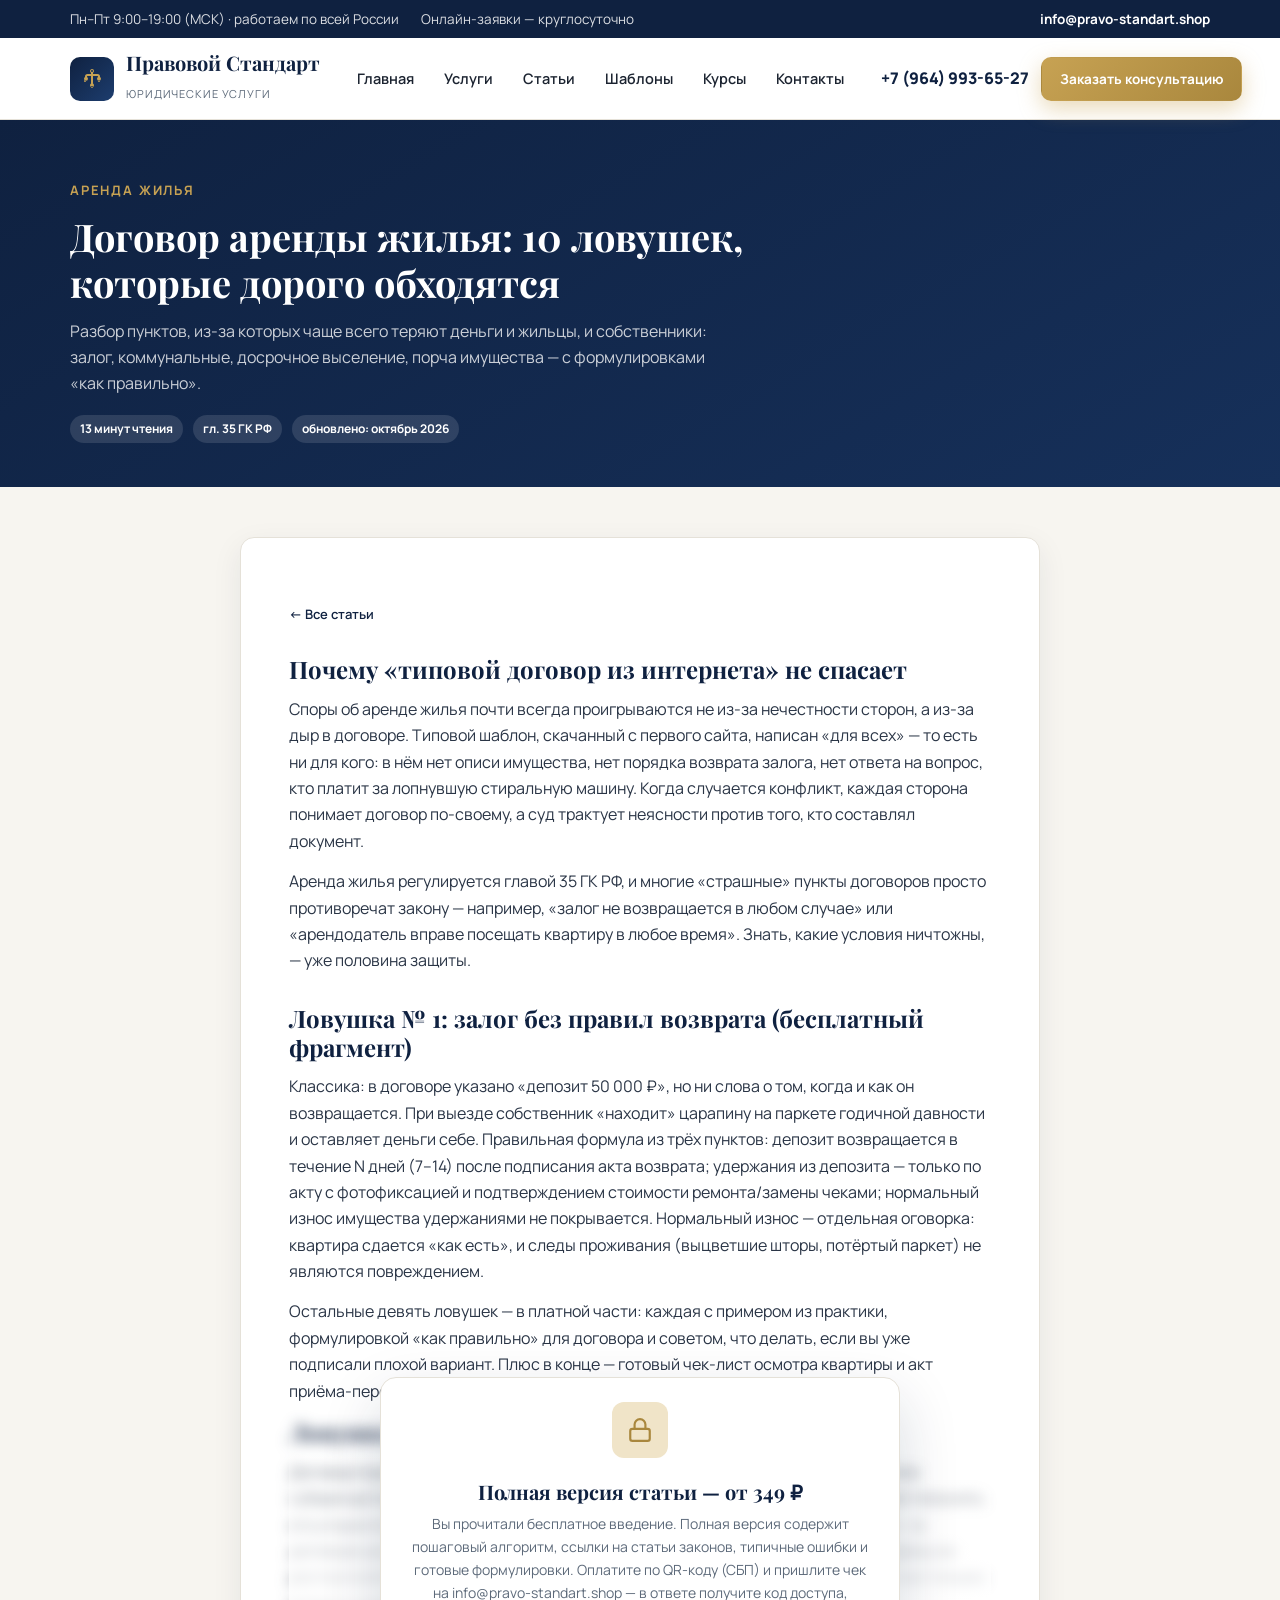
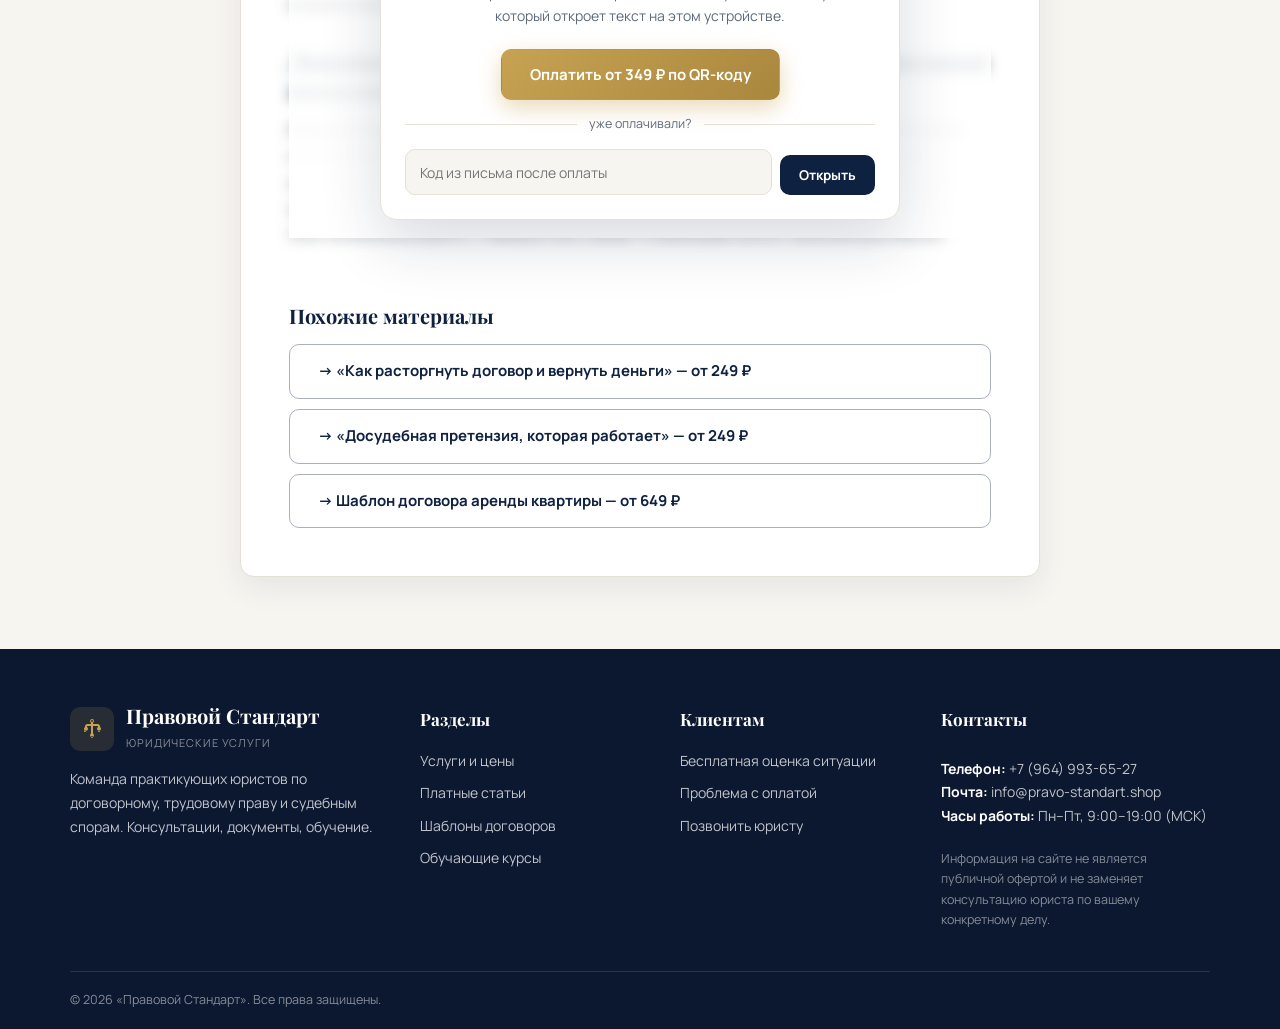
<file: stati/dogovor-arendy-zhilya-10-lovushek.html>
<!DOCTYPE html>
<html lang="ru">
<head>
  <meta charset="UTF-8">
  <meta name="viewport" content="width=device-width, initial-scale=1.0">
  <title>Договор аренды жилья: 10 ловушек — Правовой Стандарт</title>
  <meta name="description" content="10 ловушек договора аренды квартиры: залог, коммунальные, досрочное выселение, порча имущества. Платная статья юриста.">
  <link rel="icon" href="data:image/svg+xml,%3Csvg xmlns='http://www.w3.org/2000/svg' viewBox='0 0 100 100'%3E%3Crect width='100' height='100' rx='22' fill='%230f2140'/%3E%3Ctext x='50' y='66' font-family='Georgia' font-size='42' font-weight='bold' text-anchor='middle' fill='%23c7a253'%3EПС%3C/text%3E%3C/svg%3E">
  <link rel="preconnect" href="https://fonts.googleapis.com">
  <link rel="preconnect" href="https://fonts.gstatic.com" crossorigin>
  <link href="https://fonts.googleapis.com/css2?family=Manrope:wght@400;600;700;800&family=Playfair+Display:wght@600;700&display=swap" rel="stylesheet">
  <link rel="stylesheet" href="../assets/css/style.css">
</head>
<body>

  <div class="topbar">
    <div class="container">
      <div class="topbar__left">
        <span class="hide-m">Пн–Пт 9:00–19:00 (МСК) · работаем по всей России</span>
        <span class="hide-m">Онлайн-заявки — круглосуточно</span>
      </div>
      <div><a href="mailto:info@pravo-standart.shop">info@pravo-standart.shop</a></div>
    </div>
  </div>

  <header class="header">
    <div class="container">
      <a class="logo" href="../index.html">
        <span class="logo__badge">
          <svg width="24" height="24" viewBox="0 0 24 24" fill="currentColor"><path d="M12 2a2 2 0 0 1 2 2c0 .74-.4 1.38-1 1.72V7h4.5A2.5 2.5 0 0 1 20 9.5v.58c.59.34 1 .98 1 1.72a2 2 0 0 1-4 0c0-.74.41-1.38 1-1.72V9.5a.5.5 0 0 0-.5-.5H13v7.58c.59.34 1 .98 1 1.72a2 2 0 0 1-4 0c0-.74.41-1.38 1-1.72V9H7.5a.5.5 0 0 0-.5.5v.58c.59.34 1 .98 1 1.72a2 2 0 0 1-4 0c0-.74.41-1.38 1-1.72V9.5A2.5 2.5 0 0 1 7.5 7H11V5.72A2 2 0 0 1 12 2zM5 13a1 1 0 1 0 0 2 1 1 0 0 0 0-2zm14 0a1 1 0 1 0 0 2 1 1 0 0 0 0-2zm-7 6a1 1 0 1 0 0 2 1 1 0 0 0 0-2zm0-16a1 1 0 1 0 0 2 1 1 0 0 0 0-2z"/></svg>
        </span>
        <span>
          <span class="logo__name">Правовой Стандарт</span><br>
          <span class="logo__tag">юридические услуги</span>
        </span>
      </a>
      <nav class="nav">
        <a data-page="index" href="../index.html">Главная</a>
        <a data-page="uslugi" href="../uslugi.html">Услуги</a>
        <a data-page="stati" href="../stati.html">Статьи</a>
        <a data-page="shablony" href="../shablony.html">Шаблоны</a>
        <a data-page="kursy" href="../kursy.html">Курсы</a>
        <a href="../index.html#contacts">Контакты</a>
      </nav>
      <div class="header__cta">
        <a class="header__phone" href="tel:+79649936527">+7 (964) 993-65-27</a>
        <a class="btn btn--gold btn--sm" href="../index.html#zayavka">Заказать консультацию</a>
        <button class="burger" aria-label="Открыть меню"><span></span><span></span><span></span></button>
      </div>
    </div>
  </header>

  <section class="article-hero">
    <div class="container">
      <span class="kicker">Аренда жилья</span>
      <h1>Договор аренды жилья: 10 ловушек, которые дорого обходятся</h1>
      <p>Разбор пунктов, из-за которых чаще всего теряют деньги и жильцы, и собственники: залог, коммунальные, досрочное выселение, порча имущества — с формулировками «как правильно».</p>
      <div class="article-meta">
        <span class="chip">13 минут чтения</span>
        <span class="chip">гл. 35 ГК РФ</span>
        <span class="chip">обновлено: октябрь 2026</span>
      </div>
    </div>
  </section>

  <section class="section">
    <div class="container">
      <div class="article-wrap">
        <div class="article-body">

          <div class="crumbs" style="margin-bottom:22px"><a href="../stati.html">← Все статьи</a></div>

          <h2>Почему «типовой договор из интернета» не спасает</h2>
          <p>Споры об аренде жилья почти всегда проигрываются не из-за нечестности сторон, а из-за дыр в договоре. Типовой шаблон, скачанный с первого сайта, написан «для всех» — то есть ни для кого: в нём нет описи имущества, нет порядка возврата залога, нет ответа на вопрос, кто платит за лопнувшую стиральную машину. Когда случается конфликт, каждая сторона понимает договор по-своему, а суд трактует неясности против того, кто составлял документ.</p>
          <p>Аренда жилья регулируется главой 35 ГК РФ, и многие «страшные» пункты договоров просто противоречат закону — например, «залог не возвращается в любом случае» или «арендодатель вправе посещать квартиру в любое время». Знать, какие условия ничтожны, — уже половина защиты.</p>

          <h2>Ловушка № 1: залог без правил возврата (бесплатный фрагмент)</h2>
          <p>Классика: в договоре указано «депозит 50 000 ₽», но ни слова о том, когда и как он возвращается. При выезде собственник «находит» царапину на паркете годичной давности и оставляет деньги себе. Правильная формула из трёх пунктов: депозит возвращается в течение N дней (7–14) после подписания акта возврата; удержания из депозита — только по акту с фотофиксацией и подтверждением стоимости ремонта/замены чеками; нормальный износ имущества удержаниями не покрывается. Нормальный износ — отдельная оговорка: квартира сдается «как есть», и следы проживания (выцветшие шторы, потёртый паркет) не являются повреждением.</p>

          <p>Остальные девять ловушек — в платной части: каждая с примером из практики, формулировкой «как правильно» для договора и советом, что делать, если вы уже подписали плохой вариант. Плюс в конце — готовый чек-лист осмотра квартиры и акт приёма-передачи, который защитит обе стороны.</p>

          <div class="paywall" data-product="st-3">
            <div class="paywall__content">
              <h2>Ловушка № 2. Не те стороны в договоре</h2>
              <p>Договор подписывает «собственник», который на деле — дальний родственник или субарендатор. Проверка занимает 10 минут: запросите выписку из ЕГРН (её может получить кто угодно по адресу) и сверьте паспортные данные. Если сдает не собственник — в договоре должна быть ссылка на основание (доверенность или договор, по которому он распоряжается жильем). Аренда у «не того» человека — прямой риск выселения настоящим владельцем без возврата денег.</p>

              <h2>Ловушка № 3. Коммунальные «по счётчику» без фиксации показаний</h2>
              <p>Формулировка «коммунальные платежи оплачивает арендатор» без фиксации показаний счетчиков на дату въезда открывает простор для фантазии при выезде. Правильно: приложение к договору с показаниями всех счётчиков на дату передачи (свет, вода, газ) и правило: арендатор оплачивает начисления по счётчикам и (не) оплачивает фиксированные взносы — перечислить какие: содержание жилья, капитальный ремонт, интернет. По умолчанию по ст. 616 ГК РФ капитальный ремонт — обязанность собственника, а текущее содержание — та зона, которую надо расписать явно.</p>

              <h2>Ловушка № 4. Право собственника «приходить проверять»</h2>
              <p>Пункт «арендодатель вправе посещать квартиру в любое время» юридически ничтожен: передача жилья во владение означает, что именно арендатор определяет, кто входит в помещение. Законный баланс — ст. 611 ГК РФ и здравый смысл: осмотры не чаще 1 раза в месяц, исключительно по предварительной договорённости не менее чем за 24 часа, при участии арендатора. Экстренный доступ — только при аварии, угрожающей имуществу.</p>

              <h2>Ловушка № 5. Досрочное расторжение со «штрафом в два месяца»</h2>
              <p>Для арендатора-физлица условие «при досрочном выезде депозит и последний месяц не возвращаются» оспаривается по ст. 16 ЗоЗПП и ст. 450.1 ГК РФ: нельзя лишать права на отказ, который даёт закон. Рабочая и честная конструкция — уведомительный порядок: любая сторона расторгает договор, предупредив за 30–60 дней; депозит возвращается в стандартном порядке. Собственнику это даёт предсказуемость планирования, арендатору — выход без потери денег.</p>

              <h2>Ловушка № 6. Подъём цены «по желанию собственника»</h2>
              <p>«Арендная плата может изменяться собственником» — запрещено ст. 614 ГК РФ без согласия второй стороны: изменение размера платы возможно по соглашению, а если договор долгосрочный — не чаще одного раза в год, если не указано иное. Правильный пункт: фиксация цены на срок договора плюс (для долгосрочной аренды) разумный механизм индексации, например не более чем на уровень инфляции по Росстату раз в 12 месяцев.</p>

              <h2>Ловушка № 7. Нет описи имущества</h2>
              <p>Спор о «сломанном холодильнике» без описи нерешаем: нет базовой точки отсчёта. Опись (приложение к акту приёма-передачи) — это таблица: предмет, состояние, фото. На осмотр уходит 40 минут; экономит десятки тысяч. Для техники фиксируйте марку и серийный номер — это закрывает сценарий подмены «старую технику забрали, поставили сломанную».</p>

              <h2>Ловушка № 8. Запрет проживать «посторонним»</h2>
              <p>Договор запрещает проживание «иных лиц», а потом собственник требует выселения девушки арендатора. По ст. 679 ГК РФ с нанимателем могут постоянно проживать супруг, дети, родители — с уведомлением (не согласия!) собственника. Ограничивать законное право нельзя; урегулировать договором можно только субаренду и количество проживающих с учётом нормы жилплощади.</p>

              <h2>Ловушка № 9. «Серая» аренда без расписок</h2>
              <p>Оплата наличными без расписки — риск обеих сторон: собственник не сможет взыскать долг, арендатор не докажет переплату и заранее оплаченные месяцы. Гигиена простая: каждый платёж — расписка (сумма, период, ФИО, подпись) или безналичный перевод с назначением «аренда за месяц X по договору от Y». Отдельно фиксируйте, что засчитывается депозит, а не «просто перевод 50 000».</p>

              <h2>Ловушка № 10. Автопролонгация с двойной ценой</h2>
              <p>Договор на 11 месяцев с пунктом «продлевается автоматически на тот же срок» без указания цены продления — приглашение к конфликту. Правильно: при автопролонгации цена сохраняется либо пересчитывается по прозрачной формуле; для собственника важно помнить — долгосрочная аренда (год и более) у физлиц требует регистрации ограничения (обременения) в Росреестре, поэтому на рынке и практикуют 11-месячные договоры; переподписание раз в год — нормальный ритуал, а не повод для волнения.</p>

              <h2>Что делать, если плохой договор уже подписан</h2>
              <p>Первое: условия, противоречащие закону, не действуют с момента подписания — «штрафные» пункты о невозврате депозита и «праве входить в любое время» оспариваются, даже если вы их подписали. Второе: фиксируйте состояние квартиры и платежи с сегодняшнего дня — опись, фото с датами, расписки. Третье: спор решает претензия с изложением законной позиции; по нашей практике большинство собственников возвращают депозит после грамотной претензии со ссылками на статьи — судиться из-за 50 000 ₽ с риском компенсаций и штрафов им невыгодно.</p>

              <h2>Чек-лист арендатора перед подписанием</h2>
              <ul>
                <li>Выписка ЕГРН сверена с паспором подписанта.</li>
                <li>В договоре: срок возврата депозита, порядок удержаний, оговорка о нормальном износе.</li>
                <li>Акт приёма-передачи с описью, фото и показаниями счётчиков.</li>
                <li>Порядок расторжения: уведомление за 30–60 дней без «штрафов».</li>
                <li>Коммунальные: какие платежи чьи, с фиксацией на дату въезда.</li>
                <li>Осмотры квартиры: не чаще раза в месяц, по договорённости.</li>
              </ul>
              <p>Чтобы не собирать все пункты вручную, можно взять наш <a href="../shablony.html" style="color:var(--gold-dark);font-weight:700">шаблон договора аренды квартиры — от 649 ₽</a> — в нём уже реализованы все десять защитных формулировок из этой статьи, а если ситуация нестандартная (сдаёте несколько квартир, арендуете с правом выкупа) — загляните на <a href="../uslugi.html" style="color:var(--gold-dark);font-weight:700">страницу услуг</a>.</p>
            </div>
            <div class="paywall__overlay">
              <div class="paywall__panel"></div>
            </div>
          </div>

          <div class="related">
            <h3>Похожие материалы</h3>
            <div class="related__list">
              <a class="btn btn--ghost" href="kak-rastorgnut-dogovor-okazaniya-uslug.html">→ «Как расторгнуть договор и вернуть деньги» — от 249 ₽</a>
              <a class="btn btn--ghost" href="dosudebnaya-pretenziya-struktura.html">→ «Досудебная претензия, которая работает» — от 249 ₽</a>
              <a class="btn btn--ghost" href="../shablony.html">→ Шаблон договора аренды квартиры — от 649 ₽</a>
            </div>
          </div>

        </div>
      </div>
    </div>
  </section>

  <footer class="footer">
    <div class="container">
      <div class="footer__grid">
        <div class="footer__about">
          <a class="logo" href="../index.html" style="align-items:center">
            <span class="logo__badge" style="background:rgba(199,162,83,.15)">
              <svg width="24" height="24" viewBox="0 0 24 24" fill="currentColor"><path d="M12 2a2 2 0 0 1 2 2c0 .74-.4 1.38-1 1.72V7h4.5A2.5 2.5 0 0 1 20 9.5v.58c.59.34 1 .98 1 1.72a2 2 0 0 1-4 0c0-.74.41-1.38 1-1.72V9.5a.5.5 0 0 0-.5-.5H13v7.58c.59.34 1 .98 1 1.72a2 2 0 0 1-4 0c0-.74.41-1.38 1-1.72V9H7.5a.5.5 0 0 0-.5.5v.58c.59.34 1 .98 1 1.72a2 2 0 0 1-4 0c0-.74.41-1.38 1-1.72V9.5A2.5 2.5 0 0 1 7.5 7H11V5.72A2 2 0 0 1 12 2zM5 13a1 1 0 1 0 0 2 1 1 0 0 0 0-2zm14 0a1 1 0 1 0 0 2 1 1 0 0 0 0-2zm-7 6a1 1 0 1 0 0 2 1 1 0 0 0 0-2zm0-16a1 1 0 1 0 0 2 1 1 0 0 0 0-2z"/></svg>
            </span>
            <span><span class="logo__name" style="color:#fff">Правовой Стандарт</span><br><span class="logo__tag" style="color:rgba(255,255,255,.5)">юридические услуги</span></span>
          </a>
          <p>Команда практикующих юристов по договорному, трудовому праву и судебным спорам. Консультации, документы, обучение.</p>
        </div>
        <div>
          <h4>Разделы</h4>
          <ul>
            <li><a href="../uslugi.html">Услуги и цены</a></li>
            <li><a href="../stati.html">Платные статьи</a></li>
            <li><a href="../shablony.html">Шаблоны договоров</a></li>
            <li><a href="../kursy.html">Обучающие курсы</a></li>
          </ul>
        </div>
        <div>
          <h4>Клиентам</h4>
          <ul>
            <li><a href="../index.html#zayavka">Бесплатная оценка ситуации</a></li>
            <li><a href="mailto:info@pravo-standart.shop">Проблема с оплатой</a></li>
            <li><a href="tel:+79649936527">Позвонить юристу</a></li>
          </ul>
        </div>
        <div class="footer__contacts">
          <h4>Контакты</h4>
          <div>
            <b>Телефон:</b> <a href="tel:+79649936527">+7 (964) 993-65-27</a><br>
            <b>Почта:</b> <a href="mailto:info@pravo-standart.shop">info@pravo-standart.shop</a><br>
            <b>Часы работы:</b> Пн–Пт, 9:00–19:00 (МСК)
          </div>
          <p style="margin-top:14px;font-size:12.5px;color:rgba(255,255,255,.5)">Информация на сайте не является публичной офертой и не заменяет консультацию юриста по вашему конкретному делу.</p>
        </div>
      </div>
      <div class="footer__bottom">
        <div class="container" style="padding:0">
          <span>© <span class="js-year">2026</span> «Правовой Стандарт». Все права защищены.</span>
        </div>
      </div>
    </div>
  </footer>

  <script src="../assets/js/vendor/qrcode.min.js"></script>
  <script src="../assets/js/payments.js"></script>
  <script src="../assets/js/main.js"></script>
</body>
</html>
</file>
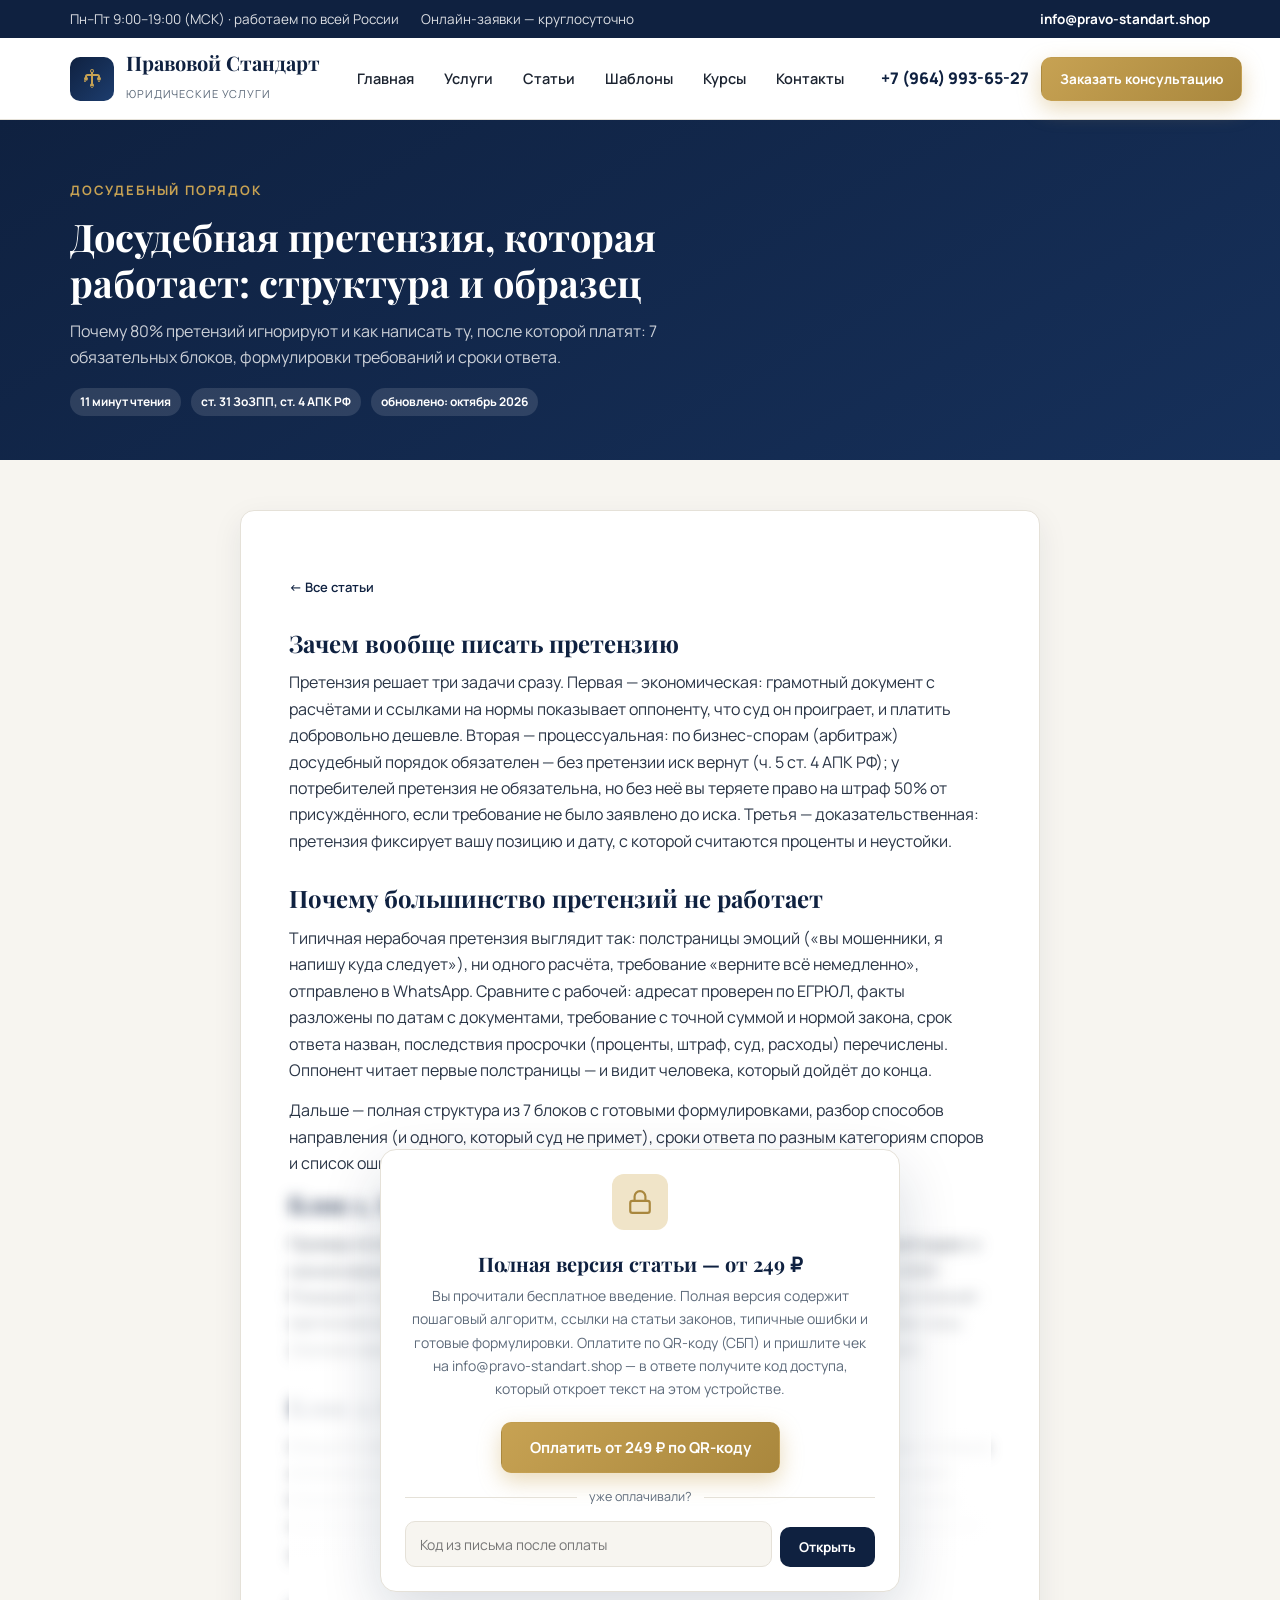
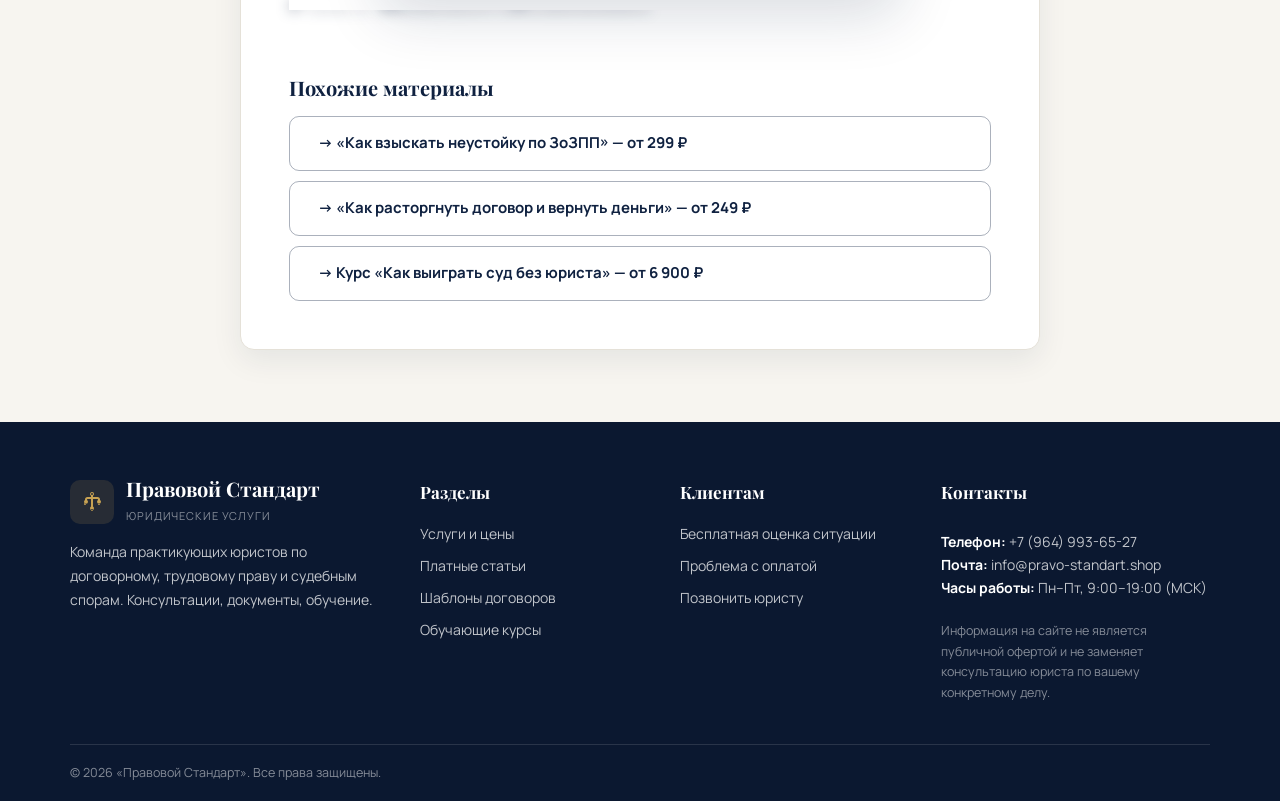
<file: stati/dosudebnaya-pretenziya-struktura.html>
<!DOCTYPE html>
<html lang="ru">
<head>
  <meta charset="UTF-8">
  <meta name="viewport" content="width=device-width, initial-scale=1.0">
  <title>Досудебная претензия, которая работает — Правовой Стандарт</title>
  <meta name="description" content="Структура досудебной претензии: 7 блоков, формулировки требований, способы направления, сроки ответа. Платная статья юриста.">
  <link rel="icon" href="data:image/svg+xml,%3Csvg xmlns='http://www.w3.org/2000/svg' viewBox='0 0 100 100'%3E%3Crect width='100' height='100' rx='22' fill='%230f2140'/%3E%3Ctext x='50' y='66' font-family='Georgia' font-size='42' font-weight='bold' text-anchor='middle' fill='%23c7a253'%3EПС%3C/text%3E%3C/svg%3E">
  <link rel="preconnect" href="https://fonts.googleapis.com">
  <link rel="preconnect" href="https://fonts.gstatic.com" crossorigin>
  <link href="https://fonts.googleapis.com/css2?family=Manrope:wght@400;600;700;800&family=Playfair+Display:wght@600;700&display=swap" rel="stylesheet">
  <link rel="stylesheet" href="../assets/css/style.css">
</head>
<body>

  <div class="topbar">
    <div class="container">
      <div class="topbar__left">
        <span class="hide-m">Пн–Пт 9:00–19:00 (МСК) · работаем по всей России</span>
        <span class="hide-m">Онлайн-заявки — круглосуточно</span>
      </div>
      <div><a href="mailto:info@pravo-standart.shop">info@pravo-standart.shop</a></div>
    </div>
  </div>

  <header class="header">
    <div class="container">
      <a class="logo" href="../index.html">
        <span class="logo__badge">
          <svg width="24" height="24" viewBox="0 0 24 24" fill="currentColor"><path d="M12 2a2 2 0 0 1 2 2c0 .74-.4 1.38-1 1.72V7h4.5A2.5 2.5 0 0 1 20 9.5v.58c.59.34 1 .98 1 1.72a2 2 0 0 1-4 0c0-.74.41-1.38 1-1.72V9.5a.5.5 0 0 0-.5-.5H13v7.58c.59.34 1 .98 1 1.72a2 2 0 0 1-4 0c0-.74.41-1.38 1-1.72V9H7.5a.5.5 0 0 0-.5.5v.58c.59.34 1 .98 1 1.72a2 2 0 0 1-4 0c0-.74.41-1.38 1-1.72V9.5A2.5 2.5 0 0 1 7.5 7H11V5.72A2 2 0 0 1 12 2zM5 13a1 1 0 1 0 0 2 1 1 0 0 0 0-2zm14 0a1 1 0 1 0 0 2 1 1 0 0 0 0-2zm-7 6a1 1 0 1 0 0 2 1 1 0 0 0 0-2zm0-16a1 1 0 1 0 0 2 1 1 0 0 0 0-2z"/></svg>
        </span>
        <span>
          <span class="logo__name">Правовой Стандарт</span><br>
          <span class="logo__tag">юридические услуги</span>
        </span>
      </a>
      <nav class="nav">
        <a data-page="index" href="../index.html">Главная</a>
        <a data-page="uslugi" href="../uslugi.html">Услуги</a>
        <a data-page="stati" href="../stati.html">Статьи</a>
        <a data-page="shablony" href="../shablony.html">Шаблоны</a>
        <a data-page="kursy" href="../kursy.html">Курсы</a>
        <a href="../index.html#contacts">Контакты</a>
      </nav>
      <div class="header__cta">
        <a class="header__phone" href="tel:+79649936527">+7 (964) 993-65-27</a>
        <a class="btn btn--gold btn--sm" href="../index.html#zayavka">Заказать консультацию</a>
        <button class="burger" aria-label="Открыть меню"><span></span><span></span><span></span></button>
      </div>
    </div>
  </header>

  <section class="article-hero">
    <div class="container">
      <span class="kicker">Досудебный порядок</span>
      <h1>Досудебная претензия, которая работает: структура и образец</h1>
      <p>Почему 80% претензий игнорируют и как написать ту, после которой платят: 7 обязательных блоков, формулировки требований и сроки ответа.</p>
      <div class="article-meta">
        <span class="chip">11 минут чтения</span>
        <span class="chip">ст. 31 ЗоЗПП, ст. 4 АПК РФ</span>
        <span class="chip">обновлено: октябрь 2026</span>
      </div>
    </div>
  </section>

  <section class="section">
    <div class="container">
      <div class="article-wrap">
        <div class="article-body">

          <div class="crumbs" style="margin-bottom:22px"><a href="../stati.html">← Все статьи</a></div>

          <h2>Зачем вообще писать претензию</h2>
          <p>Претензия решает три задачи сразу. Первая — экономическая: грамотный документ с расчётами и ссылками на нормы показывает оппоненту, что суд он проиграет, и платить добровольно дешевле. Вторая — процессуальная: по бизнес-спорам (арбитраж) досудебный порядок обязателен — без претензии иск вернут (ч. 5 ст. 4 АПК РФ); у потребителей претензия не обязательна, но без неё вы теряете право на штраф 50% от присуждённого, если требование не было заявлено до иска. Третья — доказательственная: претензия фиксирует вашу позицию и дату, с которой считаются проценты и неустойки.</p>

          <h2>Почему большинство претензий не работает</h2>
          <p>Типичная нерабочая претензия выглядит так: полстраницы эмоций («вы мошенники, я напишу куда следует»), ни одного расчёта, требование «верните всё немедленно», отправлено в WhatsApp. Сравните с рабочей: адресат проверен по ЕГРЮЛ, факты разложены по датам с документами, требование с точной суммой и нормой закона, срок ответа назван, последствия просрочки (проценты, штраф, суд, расходы) перечислены. Оппонент читает первые полстраницы — и видит человека, который дойдёт до конца.</p>

          <p>Дальше — полная структура из 7 блоков с готовыми формулировками, разбор способов направления (и одного, который суд не примет), сроки ответа по разным категориям споров и список ошибок, которые сводят претензию на нет.</p>

          <div class="paywall" data-product="st-4">
            <div class="paywall__content">
              <h2>Блок 1. Адресат и «шапка»</h2>
              <p>Проверьте получателя по официальным источникам: для компании — юридический адрес и наименование из ЕГРЮЛ (egrul.nalog.ru), для ИП — по выписке ЕГРИП. Название «ООО Ромашка +» из чека может не совпадать с юрлицом «ООО „Ромашка Плюс“» — суд столкнёт претензию как направленную ненадлежащему лицу, и вы потеряете месяц. В шапке: кому (полное наименование, адрес), от кого (ФИО/наименование, адрес, телефон, email).</p>

              <h2>Блок 2. Обстоятельства: факты, а не эмоции</h2>
              <p>Опишите событие как в исковом заявлении: дата договора/покупки, номер и сумма, что было оплачено и когда, что должно было произойти и что произошло. Один абзац — один факт. Каждый факт с отсылкой к документу: «что подтверождается договором №… от …, чеком, платёжным поручением №…». Копии приложите. Эмоции, оценки («хамство», «беспредел») удалите — они не имеют силы, но показывают оппоненту, что с вами можно не считаться.</p>

              <h2>Блок 3. Правовое обоснование</h2>
              <p>Назовите конкретные нормы: статья 18 и 29 ЗоЗПП — для недостатков товара/работ, ст. 23.1 — за просрочку передачи предоплаченного товара, ст. 28 и 31 — за срыв сроков работ, ст. 395 ГК РФ — проценты за пользование деньгами, ст. 782 ГК РФ — отказ от услуги. Формулировка-связка: «В соответствии со ст. … Закона РФ „О защите прав потребителей“ от 07.02.1992 № 2300-1, продавец обязан …». Не пересказывайте закон дословно — свяжите норму с вашим фактом.</p>

              <h2>Блок 4. Расчёт требований</h2>
              <p>Самый недооценённый блок. Таблица из трёх строк делает претензию убедительнее страницы текста: цена товара 45 000 ₽; неустойка за 34 дня просрочки по 0,5% в день (ст. 23.1 ЗоЗПП) — 7 650 ₽; проценты по ст. 395 ГК РФ — 690 ₽. Итог: 53 340 ₽. Проверьте арифметику дважды: ошибка в расчёте — главный повод для оппонента отвергнуть претензию целиком.</p>

              <h2>Блок 5. Требование и срок</h2>
              <p>Одно главное требование, сформулированное исполнимо: «вернуть денежные средства в размере … на счёт по реквизитам …», «заменить товар на аналогичный модели …», «устранить недостаток …». Сроки по закону: 10 дней — возврат денег за товар ненадлежащего качества и возврат предоплаты (ст. 22, 31 ЗоЗПП); 45 дней — гарантийный ремонт (ст. 19 ЗоЗПП); 30 дней — ответ на претензию в арбитражном процессе (ч. 5 ст. 4 АПК РФ). В делах, где досудебный порядок не обязателен, ставьте разумный срок 10–14 дней.</p>

              <h2>Блок 6. Последствия неисполнения</h2>
              <p>Рабочий абзац-страховка: «В случае отказа или оставления требования без ответа я обращусь в суд с отнесением на вас судебных расходов, неустойки, компенсации морального вреда, а также штрафа в размере 50% от присуждённой суммы (п. 6 ст. 13 ЗоЗПП)». Для потребителя этот абзац статистически удваивает шанс досудебного урегулирования: штраф взыскивается именно за отказ удовлетворить претензию добровольно.</p>

              <h2>Блок 7. Приложения, подпись, способ направления</h2>
              <p>Приложения нумеруйте: копия договора, чека, расчёт требований, доверенность (если подписывает представитель). Подпись, расшифровка, дата. Теперь главное — как направить:</p>
              <ul>
                <li><b>Почта России, ценное письмо с описью вложения и уведомлением</b> — универсальный способ: опись доказывает, что именно претензия была внутри. Юридический адрес компании считается надёжным доставки, даже если офис там не расположен (позиция ВАС РФ/ВС РФ о «осведомлённости о адресе из ЕГРЮЛ»).</li>
                <li><b>Вручение под отметку</b> — на вашем экземпляре ставят дату, подпись, расшифровку и печать получателя. Не путать с «просто передали в офис».</li>
                <li><b>Электронно</b> — только если договор прямо допускает такой порядок (email/сайт/личный кабинет с авторизацией). Голосовое сообщение или чат-бот доказательством вручения не считаются.</li>
              </ul>

              <h2>Что делать после отправки</h2>
              <p>Сразу ставьте напоминание на дату срока ответа. Пришел отказ — он станет доказательством вашей добросовестности в суде; пришло частичное исполнение — принимайте с оговоркой о взыскании остатка; тишина — по истечении срока подавайте иск. Храните квитанцию, опись и отчёт об отслеживании письма: их попросят в суде.</p>

              <h2>Пять ошибок, которые обесценивают претензию</h2>
              <ol>
                <li><b>Нет расчёта суммы</b> — оппонент не может исполнить «верните всё по справедливости».</li>
                <li><b>Не тот адресат</b> — претензия в магазин при юрлице-владельце из другого региона не считается.</li>
                <li><b>WhatsApp вместо почты</b> — вручение не доказано, сроки не пошли.</li>
                <li><b>Несколько меняющихся требований</b> в одном письме — «верните деньги или отремонтируйте или дайте скидку» читается как неуверенность; выберите одно требование.</li>
                <li><b>Угрозы вместо последствий</b> — «я вас уничтожу в судах» вместо перечня взыскиваемых сумм снижает документ до жалобы.</li>
              </ol>

              <h2>Скелет претензии на одну страницу</h2>
              <p>Кому (из ЕГРЮЛ) → От кого → «Настоящим направляю претензию в связи с…» → Факты по датам с документами → Нормы → Расчёт таблицей → Требование и срок → Последствия → Приложения → Подпись и дата. Если хотите не собирать структуру вручную — закажите <a href="../uslugi.html" style="color:var(--gold-dark);font-weight:700">составление претензии у нас за 5 900 ₽</a>: готовим за 3 рабочих дня, по спорам до 100 тыс. ₽ досудебное урегулирование наступает примерно в половине случаев.</p>
            </div>
            <div class="paywall__overlay">
              <div class="paywall__panel"></div>
            </div>
          </div>

          <div class="related">
            <h3>Похожие материалы</h3>
            <div class="related__list">
              <a class="btn btn--ghost" href="zashita-prav-potrebiteley-neustoyka.html">→ «Как взыскать неустойку по ЗоЗПП» — от 299 ₽</a>
              <a class="btn btn--ghost" href="kak-rastorgnut-dogovor-okazaniya-uslug.html">→ «Как расторгнуть договор и вернуть деньги» — от 249 ₽</a>
              <a class="btn btn--ghost" href="../kursy.html">→ Курс «Как выиграть суд без юриста» — от 6 900 ₽</a>
            </div>
          </div>

        </div>
      </div>
    </div>
  </section>

  <footer class="footer">
    <div class="container">
      <div class="footer__grid">
        <div class="footer__about">
          <a class="logo" href="../index.html" style="align-items:center">
            <span class="logo__badge" style="background:rgba(199,162,83,.15)">
              <svg width="24" height="24" viewBox="0 0 24 24" fill="currentColor"><path d="M12 2a2 2 0 0 1 2 2c0 .74-.4 1.38-1 1.72V7h4.5A2.5 2.5 0 0 1 20 9.5v.58c.59.34 1 .98 1 1.72a2 2 0 0 1-4 0c0-.74.41-1.38 1-1.72V9.5a.5.5 0 0 0-.5-.5H13v7.58c.59.34 1 .98 1 1.72a2 2 0 0 1-4 0c0-.74.41-1.38 1-1.72V9H7.5a.5.5 0 0 0-.5.5v.58c.59.34 1 .98 1 1.72a2 2 0 0 1-4 0c0-.74.41-1.38 1-1.72V9.5A2.5 2.5 0 0 1 7.5 7H11V5.72A2 2 0 0 1 12 2zM5 13a1 1 0 1 0 0 2 1 1 0 0 0 0-2zm14 0a1 1 0 1 0 0 2 1 1 0 0 0 0-2zm-7 6a1 1 0 1 0 0 2 1 1 0 0 0 0-2zm0-16a1 1 0 1 0 0 2 1 1 0 0 0 0-2z"/></svg>
            </span>
            <span><span class="logo__name" style="color:#fff">Правовой Стандарт</span><br><span class="logo__tag" style="color:rgba(255,255,255,.5)">юридические услуги</span></span>
          </a>
          <p>Команда практикующих юристов по договорному, трудовому праву и судебным спорам. Консультации, документы, обучение.</p>
        </div>
        <div>
          <h4>Разделы</h4>
          <ul>
            <li><a href="../uslugi.html">Услуги и цены</a></li>
            <li><a href="../stati.html">Платные статьи</a></li>
            <li><a href="../shablony.html">Шаблоны договоров</a></li>
            <li><a href="../kursy.html">Обучающие курсы</a></li>
          </ul>
        </div>
        <div>
          <h4>Клиентам</h4>
          <ul>
            <li><a href="../index.html#zayavka">Бесплатная оценка ситуации</a></li>
            <li><a href="mailto:info@pravo-standart.shop">Проблема с оплатой</a></li>
            <li><a href="tel:+79649936527">Позвонить юристу</a></li>
          </ul>
        </div>
        <div class="footer__contacts">
          <h4>Контакты</h4>
          <div>
            <b>Телефон:</b> <a href="tel:+79649936527">+7 (964) 993-65-27</a><br>
            <b>Почта:</b> <a href="mailto:info@pravo-standart.shop">info@pravo-standart.shop</a><br>
            <b>Часы работы:</b> Пн–Пт, 9:00–19:00 (МСК)
          </div>
          <p style="margin-top:14px;font-size:12.5px;color:rgba(255,255,255,.5)">Информация на сайте не является публичной офертой и не заменяет консультацию юриста по вашему конкретному делу.</p>
        </div>
      </div>
      <div class="footer__bottom">
        <div class="container" style="padding:0">
          <span>© <span class="js-year">2026</span> «Правовой Стандарт». Все права защищены.</span>
        </div>
      </div>
    </div>
  </footer>

  <script src="../assets/js/vendor/qrcode.min.js"></script>
  <script src="../assets/js/payments.js"></script>
  <script src="../assets/js/main.js"></script>
</body>
</html>
</file>
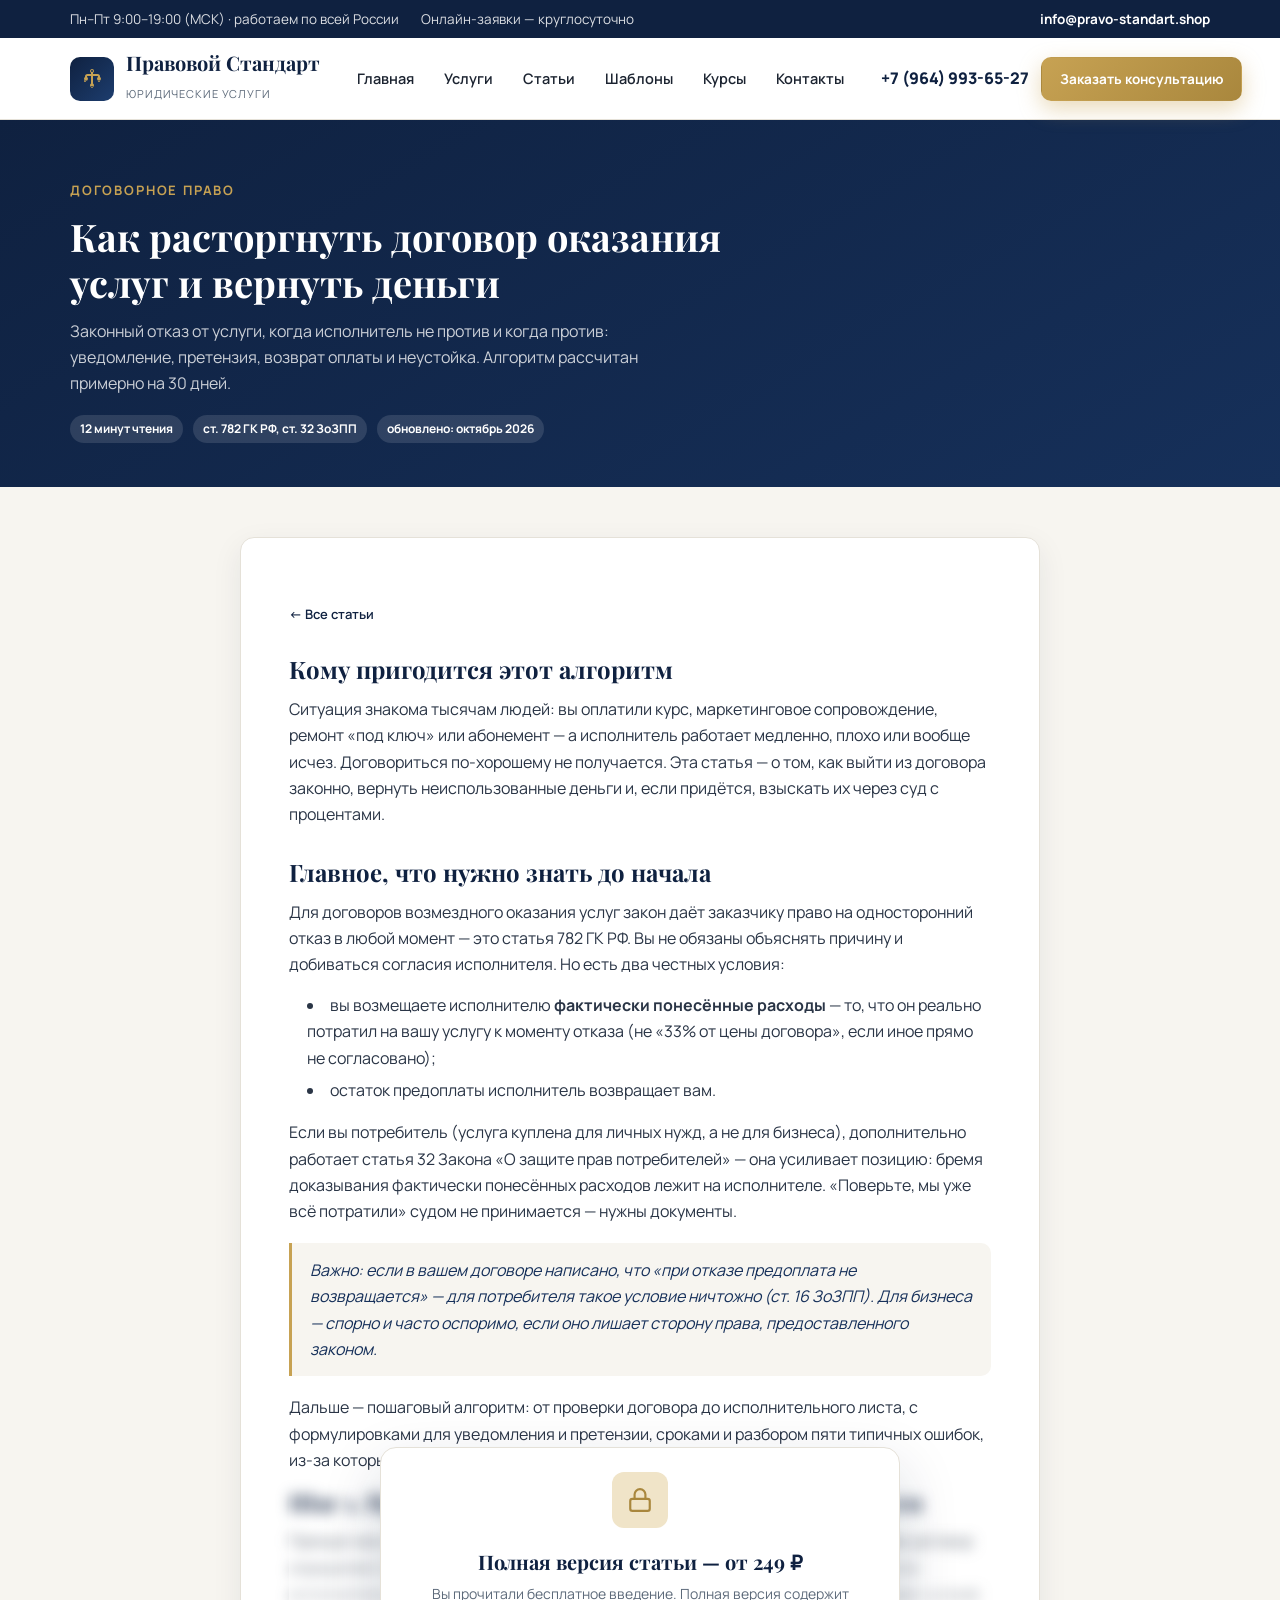
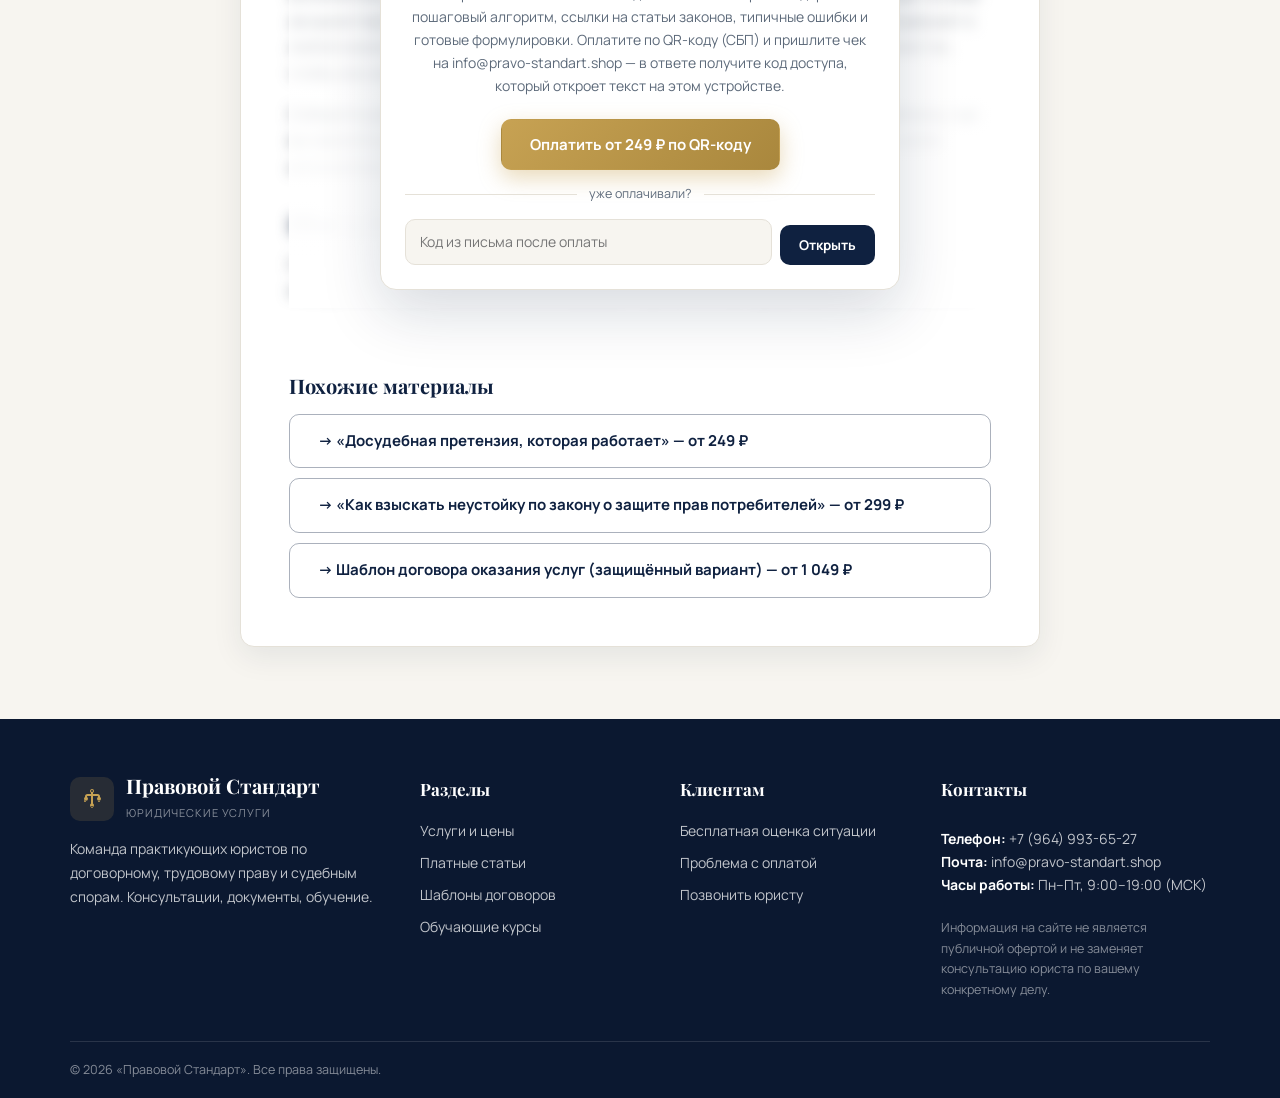
<file: stati/kak-rastorgnut-dogovor-okazaniya-uslug.html>
<!DOCTYPE html>
<html lang="ru">
<head>
  <meta charset="UTF-8">
  <meta name="viewport" content="width=device-width, initial-scale=1.0">
  <title>Как расторгнуть договор оказания услуг и вернуть деньги — Правовой Стандарт</title>
  <meta name="description" content="Пошаговый алгоритм: законный отказ от договора, претензия, возврат оплаты и неустойка. Платная статья юриста.">
  <link rel="icon" href="data:image/svg+xml,%3Csvg xmlns='http://www.w3.org/2000/svg' viewBox='0 0 100 100'%3E%3Crect width='100' height='100' rx='22' fill='%230f2140'/%3E%3Ctext x='50' y='66' font-family='Georgia' font-size='42' font-weight='bold' text-anchor='middle' fill='%23c7a253'%3EПС%3C/text%3E%3C/svg%3E">
  <link rel="preconnect" href="https://fonts.googleapis.com">
  <link rel="preconnect" href="https://fonts.gstatic.com" crossorigin>
  <link href="https://fonts.googleapis.com/css2?family=Manrope:wght@400;600;700;800&family=Playfair+Display:wght@600;700&display=swap" rel="stylesheet">
  <link rel="stylesheet" href="../assets/css/style.css">
</head>
<body>

  <div class="topbar">
    <div class="container">
      <div class="topbar__left">
        <span class="hide-m">Пн–Пт 9:00–19:00 (МСК) · работаем по всей России</span>
        <span class="hide-m">Онлайн-заявки — круглосуточно</span>
      </div>
      <div><a href="mailto:info@pravo-standart.shop">info@pravo-standart.shop</a></div>
    </div>
  </div>

  <header class="header">
    <div class="container">
      <a class="logo" href="../index.html">
        <span class="logo__badge">
          <svg width="24" height="24" viewBox="0 0 24 24" fill="currentColor"><path d="M12 2a2 2 0 0 1 2 2c0 .74-.4 1.38-1 1.72V7h4.5A2.5 2.5 0 0 1 20 9.5v.58c.59.34 1 .98 1 1.72a2 2 0 0 1-4 0c0-.74.41-1.38 1-1.72V9.5a.5.5 0 0 0-.5-.5H13v7.58c.59.34 1 .98 1 1.72a2 2 0 0 1-4 0c0-.74.41-1.38 1-1.72V9H7.5a.5.5 0 0 0-.5.5v.58c.59.34 1 .98 1 1.72a2 2 0 0 1-4 0c0-.74.41-1.38 1-1.72V9.5A2.5 2.5 0 0 1 7.5 7H11V5.72A2 2 0 0 1 12 2zM5 13a1 1 0 1 0 0 2 1 1 0 0 0 0-2zm14 0a1 1 0 1 0 0 2 1 1 0 0 0 0-2zm-7 6a1 1 0 1 0 0 2 1 1 0 0 0 0-2zm0-16a1 1 0 1 0 0 2 1 1 0 0 0 0-2z"/></svg>
        </span>
        <span>
          <span class="logo__name">Правовой Стандарт</span><br>
          <span class="logo__tag">юридические услуги</span>
        </span>
      </a>
      <nav class="nav">
        <a data-page="index" href="../index.html">Главная</a>
        <a data-page="uslugi" href="../uslugi.html">Услуги</a>
        <a data-page="stati" href="../stati.html">Статьи</a>
        <a data-page="shablony" href="../shablony.html">Шаблоны</a>
        <a data-page="kursy" href="../kursy.html">Курсы</a>
        <a href="../index.html#contacts">Контакты</a>
      </nav>
      <div class="header__cta">
        <a class="header__phone" href="tel:+79649936527">+7 (964) 993-65-27</a>
        <a class="btn btn--gold btn--sm" href="../index.html#zayavka">Заказать консультацию</a>
        <button class="burger" aria-label="Открыть меню"><span></span><span></span><span></span></button>
      </div>
    </div>
  </header>

  <section class="article-hero">
    <div class="container">
      <span class="kicker">Договорное право</span>
      <h1>Как расторгнуть договор оказания услуг и вернуть деньги</h1>
      <p>Законный отказ от услуги, когда исполнитель не против и когда против: уведомление, претензия, возврат оплаты и неустойка. Алгоритм рассчитан примерно на 30 дней.</p>
      <div class="article-meta">
        <span class="chip">12 минут чтения</span>
        <span class="chip">ст. 782 ГК РФ, ст. 32 ЗоЗПП</span>
        <span class="chip">обновлено: октябрь 2026</span>
      </div>
    </div>
  </section>

  <section class="section">
    <div class="container">
      <div class="article-wrap">
        <div class="article-body">

          <div class="crumbs" style="margin-bottom:22px"><a href="../stati.html">← Все статьи</a></div>

          <h2>Кому пригодится этот алгоритм</h2>
          <p>Ситуация знакома тысячам людей: вы оплатили курс, маркетинговое сопровождение, ремонт «под ключ» или абонемент — а исполнитель работает медленно, плохо или вообще исчез. Договориться по-хорошему не получается. Эта статья — о том, как выйти из договора законно, вернуть неиспользованные деньги и, если придётся, взыскать их через суд с процентами.</p>

          <h2>Главное, что нужно знать до начала</h2>
          <p>Для договоров возмездного оказания услуг закон даёт заказчику право на односторонний отказ в любой момент — это статья 782 ГК РФ. Вы не обязаны объяснять причину и добиваться согласия исполнителя. Но есть два честных условия:</p>
          <ul>
            <li>вы возмещаете исполнителю <b>фактически понесённые расходы</b> — то, что он реально потратил на вашу услугу к моменту отказа (не «33% от цены договора», если иное прямо не согласовано);</li>
            <li>остаток предоплаты исполнитель возвращает вам.</li>
          </ul>
          <p>Если вы потребитель (услуга куплена для личных нужд, а не для бизнеса), дополнительно работает статья 32 Закона «О защите прав потребителей» — она усиливает позицию: бремя доказывания фактически понесённых расходов лежит на исполнителе. «Поверьте, мы уже всё потратили» судом не принимается — нужны документы.</p>
          <blockquote>Важно: если в вашем договоре написано, что «при отказе предоплата не возвращается» — для потребителя такое условие ничтожно (ст. 16 ЗоЗПП). Для бизнеса — спорно и часто оспоримо, если оно лишает сторону права, предоставленного законом.</blockquote>

          <p>Дальше — пошаговый алгоритм: от проверки договора до исполнительного листа, с формулировками для уведомления и претензии, сроками и разбором пяти типичных ошибок, из-за которых люди теряют деньги ещё на этапе переписки.</p>

          <div class="paywall" data-product="st-1">
            <div class="paywall__content">
              <h2>Шаг 1. Проверяем договор и фиксируем статус услуги</h2>
              <p>Прежде чем заявлять об отказе, ответьте себе на три вопроса по документам: как договор определяет порядок расторжения и форму уведомления; что принято по акту (если исполнитель уже что-то сдал — этот объём придётся оплатить); есть ли в договоре «штраф за односторонний отказ». Помните: условие о штрафе за отказ, который закон разрешает в любой момент, можно оспорить — но проще изначально сформулировать заявление так, чтобы оно не давало повода.</p>
              <p>Соберите доказательства того, что происходит с услугой на момент отказа: переписку, где вы просите ускорить работу, акты, скриншоты личного кабинета. Это пригодится, если исполнитель потом «вспомнит», что успел сделать всё и вся.</p>

              <h2>Шаг 2. Считаем, что уже исполнено</h2>
              <p>Статья 782 ГК РФ разрешает удержать только фактически понесённые расходы. Разница между ними и тем, что исполнитель называет «выполненными работами», принципиальна: расходы — это деньги, которые он реально потратил (материалы, часы специалистов, оплаченные подрядчикам суммы), подтверждённые платёжками и актами. Тариф «месяц работы нашего менеджера» без документов суд критикует.</p>
              <p>Типичный расчёт выглядит так: предоплата 100 000 ₽; исполнитель документально подтвердил расходы на 18 000 ₽ и сдал акт на 15 000 ₽ выполненных этапов. К возврату: 100 000 − 18 000 − 15 000 = 67 000 ₽. Если подтверждений нет — к возврату вся предоплата.</p>

              <h2>Шаг 3. Уведомление об отказе от договора</h2>
              <p>Отказ — это односторонняя сделка: вы заявляете о ней, и с момента получения уведомления исполнителем договор прекращается. Писать «прошу расторгнуть договор по соглашению сторон» не нужно — это ставит вас в позицию просителя. Правильная конструкция: «настоящим уведомляю об одностороннем отказе от исполнения договора №… на основании ст. 782 ГК РФ; прошу в течение 10 дней вернуть неотработанную часть предоплаты в размере…».</p>
              <p>Готовая структура уведомления (4 абзаца, полстраницы):</p>
              <ol>
                <li>реквизиты договора: номер, дата, предмет, сумма предоплаты с датой платежа;</li>
                <li>само волеизъявление: «заявляю об отказе» со ссылкой на ст. 782 ГК РФ и, для потребителя, ст. 32 ЗоЗПП; дата, с которой отказываетесь;</li>
                <li>расчёт: сколько было уплачено, что готовы признать фактически понесёнными расходами при наличии документов, итоговая сумма к возврату и срок (10 дней);</li>
                <li>реквизиты для возврата и предупреждение о взыскании процентов по ст. 395 ГК РФ и судебных расходов при неисполнении.</li>
              </ol>
              <p>Как направить: лично под отметку о получении на вашем экземпляре, курьером с описью вручения или Почтой России ценным письмом с описью вложения и уведомлением. Email или мессенджер — только если договор прямо допускает такой обмен; иначе судья спросит подтверждение вручения.</p>

              <h2>Шаг 4. Претензия и срок ответа</h2>
              <p>Если через 10 дней денег нет — направляйте досудебную претензию. Она повторяет расчёт из уведомления, добавляет проценты по ст. 395 ГК РФ (считаются на день платежа от суммы долга по ключевой ставке ЦБ) и последний срок для возврата. Для потребителей срок ответа на требование о возврате — 10 дней (ст. 31 ЗоЗПП). Претензия нужна и как процессуальный козырь: она фиксирует вашу добросовестность и влечёт впоследствии штраф 50% от присуждённого для потребителя (п. 6 ст. 13 ЗоЗПП).</p>

              <h2>Шаг 5. Суд: быстрее, чем кажется</h2>
              <p>Спор о возврате денег с исполнителем-компанией потребитель подаёт по своему выбору: по своему месту жительства, месту нахождения ответчика или месту заключения договора (ст. 17 ЗоЗПП), и освобождён от госпошлины. Заявление до 100 000 ₽ идёт мировому судье, свыше — в районный суд. К иску прикладываете договор, платёжки, уведомление с подтверждением вручения, претензию, расчёт процентов.</p>
              <p>Реалистичный срок: 1–2 месяца у мирового судьи, 3–4 месяца в районном суде первой инстанции. По практике, грамотно подготовленный иск по такой категории дел удовлетворяется в основной массе случаев — исполнители редко могут подтвердить «понесённые расходы» документами.</p>

              <h2>Пять ошибок, которые дорого стоят</h2>
              <ol>
                <li><b>Ждать согласия исполнителя.</b> Отказ по ст. 782 ГК РФ не требует ничьего согласия. Пока вы «договариваетесь», тают сроки давности и деньги.</li>
                <li><b>Прекратить общение и просто не отвечать.</b> Молчание не расторгает договор и не возвращает деньги — наоборот, исполнитель продолжит «оказывать услугу» и насчитывать расходы.</li>
                <li><b>Подписывать предложенный исполнителем акт с фразой «претензий не имею»</b> ради быстрого частичного возврата. Дальше судиться почти бесполезно.</li>
                <li><b>Соглашаться на «допработы» вместо возврата.</b> Если вам навязывают продолжение услуг в зачёт оплаты — это та же ловушка: через полгода отказаться будет сложнее психологически.</li>
                <li><b>Отправлять уведомление «куда попало».</b> Адрес — только юридический из ЕГРЮЛ (проверьте на egrul.nalog.ru) или адрес из договора; иначе срок пойдёт с фактического получения, и вы потеряете недели.</li>
              </ol>

              <h2>Чек-лист: 30 дней от решения до денег</h2>
              <ul>
                <li>Дни 1–3: скопировать договор и платежи, проверить ЕГРЮЛ, собрать переписку.</li>
                <li>День 3–4: направить уведомление об отказе (Почта России, ценное с описью).</li>
                <li>День 4–14: ждать 10 дней с получения; параллельно получить трек-номер письма.</li>
                <li>День 15: претензия с расчётом процентов, срок — ещё 10 дней.</li>
                <li>День 26–30: иск мировому судье / в районный суд; для потребителя — без пошлины, по своему месту жительства.</li>
              </ul>
              <p>И финальный совет из практики: в девяти случаях из десяти грамотное уведомление со ссылкой на конкретные нормы решает вопрос без суда — исполнители тоже умеют считать риски и расходы на юристов. Если хотите, чтобы документы посмотрел практикующий юрист — <a href="../uslugi.html" style="color:var(--gold-dark);font-weight:700">письменная консультация стоит 6 500 ₽</a>, а готовый комплект «уведомление + претензия» мы составим за 5 900 ₽.</p>
            </div>
            <div class="paywall__overlay">
              <div class="paywall__panel"></div>
            </div>
          </div>

          <div class="related">
            <h3>Похожие материалы</h3>
            <div class="related__list">
              <a class="btn btn--ghost" href="dosudebnaya-pretenziya-struktura.html">→ «Досудебная претензия, которая работает» — от 249 ₽</a>
              <a class="btn btn--ghost" href="zashita-prav-potrebiteley-neustoyka.html">→ «Как взыскать неустойку по закону о защите прав потребителей» — от 299 ₽</a>
              <a class="btn btn--ghost" href="../shablony.html">→ Шаблон договора оказания услуг (защищённый вариант) — от 1 049 ₽</a>
            </div>
          </div>

        </div>
      </div>
    </div>
  </section>

  <footer class="footer">
    <div class="container">
      <div class="footer__grid">
        <div class="footer__about">
          <a class="logo" href="../index.html" style="align-items:center">
            <span class="logo__badge" style="background:rgba(199,162,83,.15)">
              <svg width="24" height="24" viewBox="0 0 24 24" fill="currentColor"><path d="M12 2a2 2 0 0 1 2 2c0 .74-.4 1.38-1 1.72V7h4.5A2.5 2.5 0 0 1 20 9.5v.58c.59.34 1 .98 1 1.72a2 2 0 0 1-4 0c0-.74.41-1.38 1-1.72V9.5a.5.5 0 0 0-.5-.5H13v7.58c.59.34 1 .98 1 1.72a2 2 0 0 1-4 0c0-.74.41-1.38 1-1.72V9H7.5a.5.5 0 0 0-.5.5v.58c.59.34 1 .98 1 1.72a2 2 0 0 1-4 0c0-.74.41-1.38 1-1.72V9.5A2.5 2.5 0 0 1 7.5 7H11V5.72A2 2 0 0 1 12 2zM5 13a1 1 0 1 0 0 2 1 1 0 0 0 0-2zm14 0a1 1 0 1 0 0 2 1 1 0 0 0 0-2zm-7 6a1 1 0 1 0 0 2 1 1 0 0 0 0-2zm0-16a1 1 0 1 0 0 2 1 1 0 0 0 0-2z"/></svg>
            </span>
            <span><span class="logo__name" style="color:#fff">Правовой Стандарт</span><br><span class="logo__tag" style="color:rgba(255,255,255,.5)">юридические услуги</span></span>
          </a>
          <p>Команда практикующих юристов по договорному, трудовому праву и судебным спорам. Консультации, документы, обучение.</p>
        </div>
        <div>
          <h4>Разделы</h4>
          <ul>
            <li><a href="../uslugi.html">Услуги и цены</a></li>
            <li><a href="../stati.html">Платные статьи</a></li>
            <li><a href="../shablony.html">Шаблоны договоров</a></li>
            <li><a href="../kursy.html">Обучающие курсы</a></li>
          </ul>
        </div>
        <div>
          <h4>Клиентам</h4>
          <ul>
            <li><a href="../index.html#zayavka">Бесплатная оценка ситуации</a></li>
            <li><a href="mailto:info@pravo-standart.shop">Проблема с оплатой</a></li>
            <li><a href="tel:+79649936527">Позвонить юристу</a></li>
          </ul>
        </div>
        <div class="footer__contacts">
          <h4>Контакты</h4>
          <div>
            <b>Телефон:</b> <a href="tel:+79649936527">+7 (964) 993-65-27</a><br>
            <b>Почта:</b> <a href="mailto:info@pravo-standart.shop">info@pravo-standart.shop</a><br>
            <b>Часы работы:</b> Пн–Пт, 9:00–19:00 (МСК)
          </div>
          <p style="margin-top:14px;font-size:12.5px;color:rgba(255,255,255,.5)">Информация на сайте не является публичной офертой и не заменяет консультацию юриста по вашему конкретному делу.</p>
        </div>
      </div>
      <div class="footer__bottom">
        <div class="container" style="padding:0">
          <span>© <span class="js-year">2026</span> «Правовой Стандарт». Все права защищены.</span>
        </div>
      </div>
    </div>
  </footer>

  <script src="../assets/js/vendor/qrcode.min.js"></script>
  <script src="../assets/js/payments.js"></script>
  <script src="../assets/js/main.js"></script>
</body>
</html>
</file>
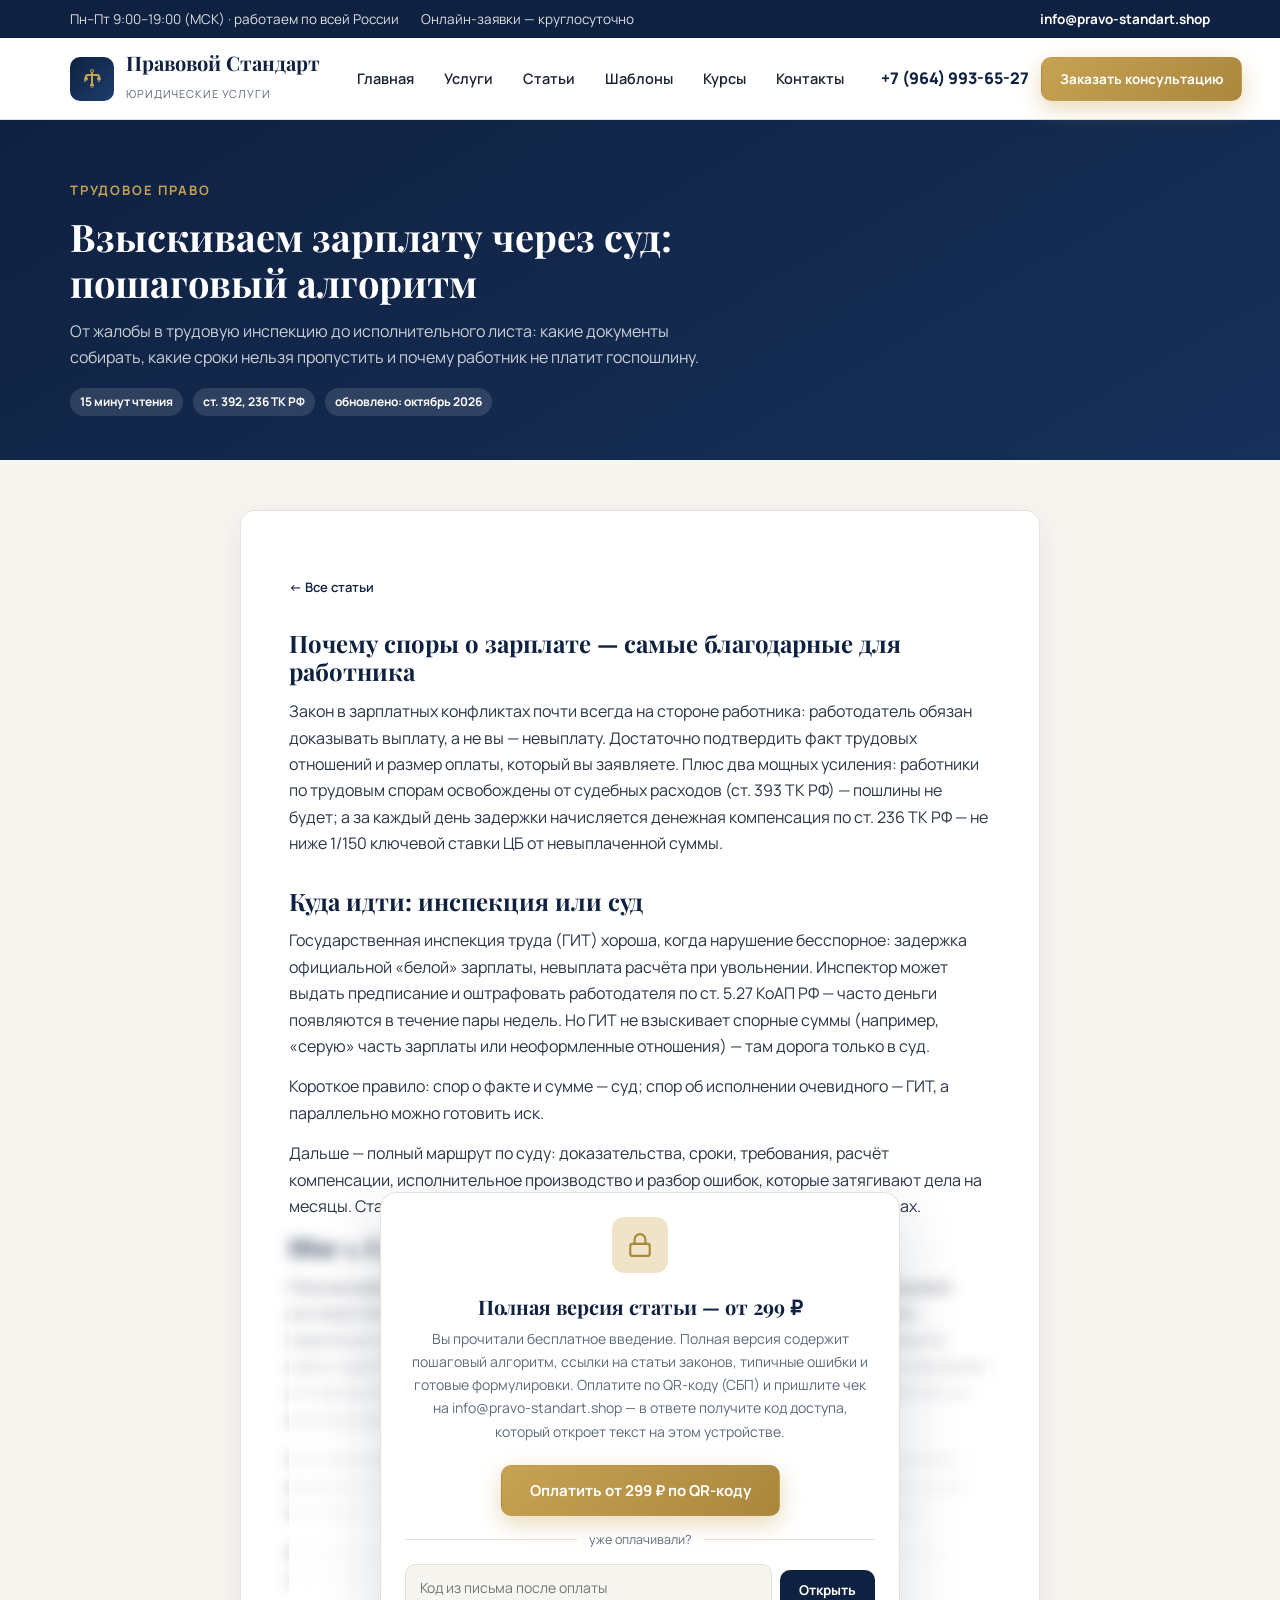
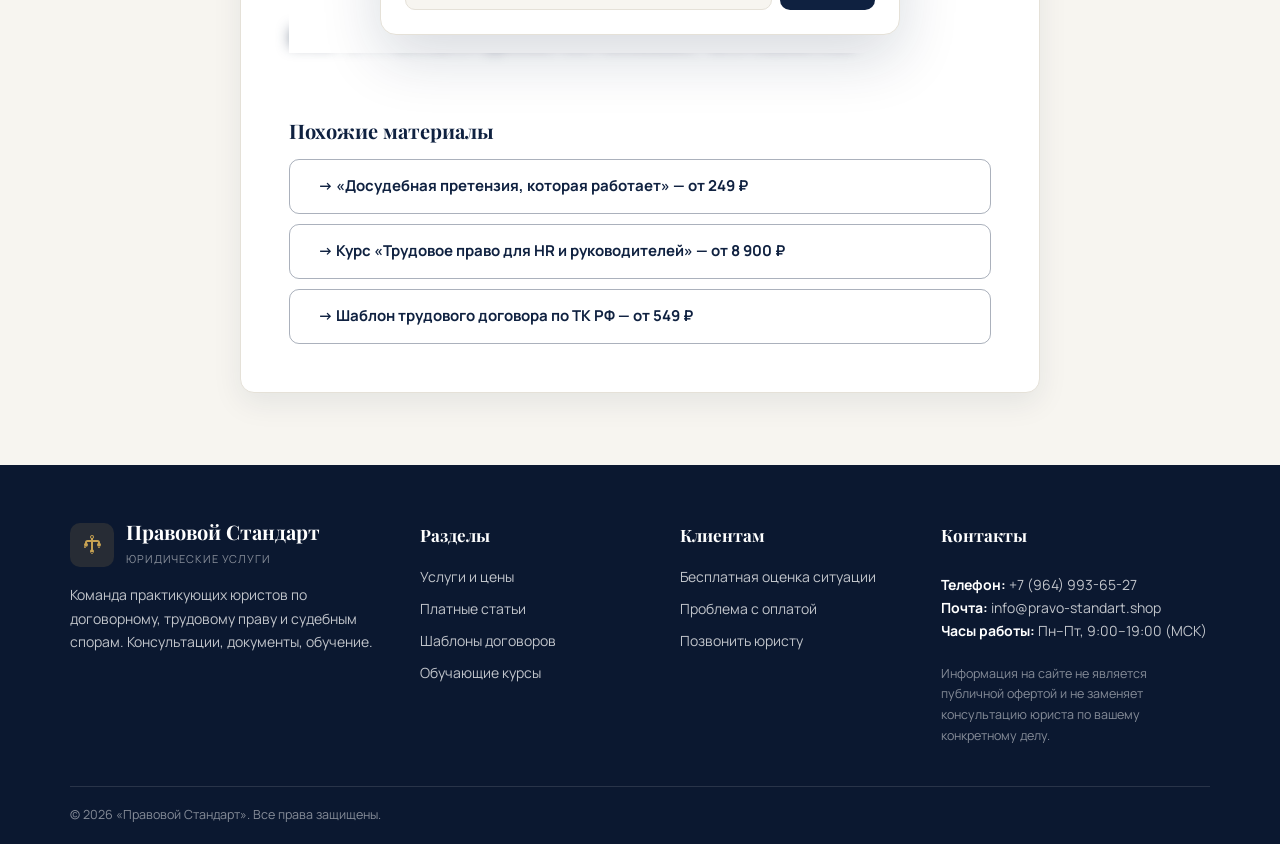
<file: stati/vzyskanie-zarplaty-cherez-sud.html>
<!DOCTYPE html>
<html lang="ru">
<head>
  <meta charset="UTF-8">
  <meta name="viewport" content="width=device-width, initial-scale=1.0">
  <title>Взыскиваем зарплату через суд: пошаговый алгоритм — Правовой Стандарт</title>
  <meta name="description" content="Задолженность по зарплате: инспекция труда или суд, сроки, доказательства, компенсация по ст. 236 ТК РФ. Платная статья юриста.">
  <link rel="icon" href="data:image/svg+xml,%3Csvg xmlns='http://www.w3.org/2000/svg' viewBox='0 0 100 100'%3E%3Crect width='100' height='100' rx='22' fill='%230f2140'/%3E%3Ctext x='50' y='66' font-family='Georgia' font-size='42' font-weight='bold' text-anchor='middle' fill='%23c7a253'%3EПС%3C/text%3E%3C/svg%3E">
  <link rel="preconnect" href="https://fonts.googleapis.com">
  <link rel="preconnect" href="https://fonts.gstatic.com" crossorigin>
  <link href="https://fonts.googleapis.com/css2?family=Manrope:wght@400;600;700;800&family=Playfair+Display:wght@600;700&display=swap" rel="stylesheet">
  <link rel="stylesheet" href="../assets/css/style.css">
</head>
<body>

  <div class="topbar">
    <div class="container">
      <div class="topbar__left">
        <span class="hide-m">Пн–Пт 9:00–19:00 (МСК) · работаем по всей России</span>
        <span class="hide-m">Онлайн-заявки — круглосуточно</span>
      </div>
      <div><a href="mailto:info@pravo-standart.shop">info@pravo-standart.shop</a></div>
    </div>
  </div>

  <header class="header">
    <div class="container">
      <a class="logo" href="../index.html">
        <span class="logo__badge">
          <svg width="24" height="24" viewBox="0 0 24 24" fill="currentColor"><path d="M12 2a2 2 0 0 1 2 2c0 .74-.4 1.38-1 1.72V7h4.5A2.5 2.5 0 0 1 20 9.5v.58c.59.34 1 .98 1 1.72a2 2 0 0 1-4 0c0-.74.41-1.38 1-1.72V9.5a.5.5 0 0 0-.5-.5H13v7.58c.59.34 1 .98 1 1.72a2 2 0 0 1-4 0c0-.74.41-1.38 1-1.72V9H7.5a.5.5 0 0 0-.5.5v.58c.59.34 1 .98 1 1.72a2 2 0 0 1-4 0c0-.74.41-1.38 1-1.72V9.5A2.5 2.5 0 0 1 7.5 7H11V5.72A2 2 0 0 1 12 2zM5 13a1 1 0 1 0 0 2 1 1 0 0 0 0-2zm14 0a1 1 0 1 0 0 2 1 1 0 0 0 0-2zm-7 6a1 1 0 1 0 0 2 1 1 0 0 0 0-2zm0-16a1 1 0 1 0 0 2 1 1 0 0 0 0-2z"/></svg>
        </span>
        <span>
          <span class="logo__name">Правовой Стандарт</span><br>
          <span class="logo__tag">юридические услуги</span>
        </span>
      </a>
      <nav class="nav">
        <a data-page="index" href="../index.html">Главная</a>
        <a data-page="uslugi" href="../uslugi.html">Услуги</a>
        <a data-page="stati" href="../stati.html">Статьи</a>
        <a data-page="shablony" href="../shablony.html">Шаблоны</a>
        <a data-page="kursy" href="../kursy.html">Курсы</a>
        <a href="../index.html#contacts">Контакты</a>
      </nav>
      <div class="header__cta">
        <a class="header__phone" href="tel:+79649936527">+7 (964) 993-65-27</a>
        <a class="btn btn--gold btn--sm" href="../index.html#zayavka">Заказать консультацию</a>
        <button class="burger" aria-label="Открыть меню"><span></span><span></span><span></span></button>
      </div>
    </div>
  </header>

  <section class="article-hero">
    <div class="container">
      <span class="kicker">Трудовое право</span>
      <h1>Взыскиваем зарплату через суд: пошаговый алгоритм</h1>
      <p>От жалобы в трудовую инспекцию до исполнительного листа: какие документы собирать, какие сроки нельзя пропустить и почему работник не платит госпошлину.</p>
      <div class="article-meta">
        <span class="chip">15 минут чтения</span>
        <span class="chip">ст. 392, 236 ТК РФ</span>
        <span class="chip">обновлено: октябрь 2026</span>
      </div>
    </div>
  </section>

  <section class="section">
    <div class="container">
      <div class="article-wrap">
        <div class="article-body">

          <div class="crumbs" style="margin-bottom:22px"><a href="../stati.html">← Все статьи</a></div>

          <h2>Почему споры о зарплате — самые благодарные для работника</h2>
          <p>Закон в зарплатных конфликтах почти всегда на стороне работника: работодатель обязан доказывать выплату, а не вы — невыплату. Достаточно подтвердить факт трудовых отношений и размер оплаты, который вы заявляете. Плюс два мощных усиления: работники по трудовым спорам освобождены от судебных расходов (ст. 393 ТК РФ) — пошлины не будет; а за каждый день задержки начисляется денежная компенсация по ст. 236 ТК РФ — не ниже 1/150 ключевой ставки ЦБ от невыплаченной суммы.</p>

          <h2>Куда идти: инспекция или суд</h2>
          <p>Государственная инспекция труда (ГИТ) хороша, когда нарушение бесспорное: задержка официальной «белой» зарплаты, невыплата расчёта при увольнении. Инспектор может выдать предписание и оштрафовать работодателя по ст. 5.27 КоАП РФ — часто деньги появляются в течение пары недель. Но ГИТ не взыскивает спорные суммы (например, «серую» часть зарплаты или неоформленные отношения) — там дорога только в суд.</p>
          <p>Короткое правило: спор о факте и сумме — суд; спор об исполнении очевидного — ГИТ, а параллельно можно готовить иск.</p>

          <p>Дальше — полный маршрут по суду: доказательства, сроки, требования, расчёт компенсации, исполнительное производство и разбор ошибок, которые затягивают дела на месяцы. Статья основана на делах, которые наша команда вела в 2023–2026 годах.</p>

          <div class="paywall" data-product="st-2">
            <div class="paywall__content">
              <h2>Шаг 1. Собираем доказательства до конфликта</h2>
              <p>Пока вы ещё работаете, документы добыть проще всего. Минимальный набор: трудовой договор (или любые доказательства отношений без него — пропуск на территорию, переписка с руководителем, графики смен, свидетели); расчётные листки; выписки по карте, куда приходила зарплата; должностная инструкция и приказы; скриншоты и выгрузки из корпоративных систем (с задачами и оценками работы); переписка о размере оплаты в мессенджерах — её суды принимают регулярно.</p>
              <p>Ключевой приём для «серой» схемы: соберите доказательства полного размера оплаты — ведомости, sms-уведомления о зачислениях, аудиозаписи обсуждений суммы. Суд может взыскать и неоформленную часть, если совокупность доказательств убедительна.</p>
              <p>Важно: копируйте всё заранее. После заявления о конфликте доступ к корпоративным системам закрывают за один день.</p>

              <h2>Шаг 2. Считаем сроки: их меньше, чем кажется</h2>
              <p>Статья 392 ТК РФ даёт работнику один год на обращение в суд по спорам о невыплате зарплаты — со дня установленного срока выплаты. По спорам об увольнении — всего один месяц. Пропуск срока не означает автоматический отказ: если есть уважительная причина (болезнь, длительная командировка, переписка с работодателем, вводившая в заблуждение), суд восстановит срок по ходатайству. Но рассчитывать на это нельзя — готовьте иск заранее.</p>

              <h2>Шаг 3. Претензия работодателю — быстро и полезно</h2>
              <p>Для трудовых споров досудебный порядок не обязателен, но письменное требование работает: во-первых, начинает дисциплинировать работодателя (после него суммы нередко выплачивают), во-вторых, фиксирует вашу позицию и дату, с которой вы официально требуете выплаты. В требовании: период задолженности помесячно, расчёт компенсации по ст. 236 ТК РФ на дату письма, срок выплаты (5–7 дней), реквизиты. Вручаем под подпись или отправляем на юридический адрес ценным письмом с описью.</p>

              <h2>Шаг 4. Иск: что требовать и где</h2>
              <p>Иск о взыскании зарплаты подаётся в районный суд по месту нахождения работодателя или месту работы, если оно указано в договоре; с 2023 года работник может также выбрать суд по своему месту жительства по ряду категорий — проверьте актуальную редакцию ст. 28–32 ГПК РФ. Требования в иске обычно такие:</p>
              <ol>
                <li>взыскание задолженности по заработной плате за период… в сумме…;</li>
                <li>компенсация за задержку по ст. 236 ТК РФ (на дату решения — считайте по дням, включая день вынесения);</li>
                <li>компенсация морального вреда (ст. 237 ТК РФ) — реалистичный коридор 5–50 тыс. ₽;</li>
                <li>для уволенных — средний заработок за время вынужденного прогула, если оспаривается увольнение.</li>
              </ol>
              <p>Госпошлина — 0 ₽ (ст. 393 ТК РФ). К иску прикладываем расчёт требований (помесячно), доказательства, копию претензии. Иск можно подать электронно через ГАС «Правосудие» с учётной записью Госуслуг — это быстрее и не требует похода в канцелярию.</p>

              <h2>Шаг 5. Как проходит процесс</h2>
              <p>Судебное разбирательство по зарплатному делу обычно занимает 2–3 заседания: предварительное, основное, оглашение. Работодатели редко являются — рассматривают без них. Ваша задача: последовательно подтвердить (1) факт работы, (2) заявленный размер оплаты, (3) факт невыплаты. Если работодатель не предоставит платёжные ведомости и табели, которые обязан хранить, суд критически отнесётся к его позиции — истребовать их можно и по вашему ходатайству (ст. 57 ГПК РФ).</p>
              <p>Неоформленным работникам суд сначала устанавливают факт трудовых отношений отдельным требованием — здесь решают свидетельские показания, переписка, пропуска, спецодежда с логотипом. Дело сложнее, но выигрывается регулярно: судебная практика по установлению трудовых отношений устойчиво положительная при активной позиции работника.</p>

              <h2>Шаг 6. Получаем деньги: приставы и работодатели</h2>
              <p>После вступления решения в силу получаете исполнительный лист (или судебный приказ — для бесспорных требований до 500 тыс. ₽, это быстрее). Варианты: предъявить лист в банк работодателя (самый быстрый путь — деньги списывают со счёта за 3–7 дней), отдать приставам (работают медленнее, но могут арестовать имущество) или предъявить напрямую работодателю — он обязан исполнить немедленно по зарплатным искам. Если компания «пустая» — читайте нашу статью о взыскании с директоров и владельцев через субсидиарную ответственность (готовится к публикации).</p>

              <h2>Шесть ошибок, которые затягивают дело</h2>
              <ol>
                <li><b>Увольняться «по собственному» до консультации.</b> Запись об увольнении по соглашению с подписанным «претензий не имею» способна обесценить требования.</li>
                <li><b>Ждать зарплаты больше года.</b> Срок ст. 392 ТК РФ восстанавливается сложно; подавайте вовремя.</li>
                <li><b>Идти только в ГИТ по «серой» зарплате.</b> Инспекция не взыскивает спорные суммы — время уходит.</li>
                <li><b>Не считать компенсацию и моральный вред.</b> Работники часто просят только «голую» зарплату и теряют 10–15% сверху.</li>
                <li><b>Удалять переписку или не фиксировать вручение претензии.</b> Ключевые доказательства теряются именно на этом этапе.</li>
                <li><b>Скандалить вместо документов.</b> Эмоциональные заявления в иске без расчётов снижают убедительность; суду нужны цифры и даты.</li>
              </ol>

              <h2>Чек-лист перед подачей иска</h2>
              <ul>
                <li>Есть доказательства отношений и размера оплаты (договор / переписка / выписки).</li>
                <li>Помесячный расчёт задолженности и компенсации по ст. 236 ТК РФ приложен к иску.</li>
                <li>Проверен срок по ст. 392 ТК РФ (год по зарплате, месяц по увольнению).</li>
                <li>Претензия направлена и вручение зафиксировано.</li>
                <li>Требования включают компенсацию и моральный вред; пошлина — 0 ₽.</li>
              </ul>
              <p>Если ситуация нестандартная — работа без оформления, зарплата «в конверте», работодатель банкротится — <a href="../uslugi.html" style="color:var(--gold-dark);font-weight:700">устная консультация стоит от 2 500 ₽</a>, и по зарплатным делам первая оценка перспектив всегда бесплатна по заявке с главной страницы.</p>
            </div>
            <div class="paywall__overlay">
              <div class="paywall__panel"></div>
            </div>
          </div>

          <div class="related">
            <h3>Похожие материалы</h3>
            <div class="related__list">
              <a class="btn btn--ghost" href="dosudebnaya-pretenziya-struktura.html">→ «Досудебная претензия, которая работает» — от 249 ₽</a>
              <a class="btn btn--ghost" href="../kursy.html">→ Курс «Трудовое право для HR и руководителей» — от 8 900 ₽</a>
              <a class="btn btn--ghost" href="../shablony.html">→ Шаблон трудового договора по ТК РФ — от 549 ₽</a>
            </div>
          </div>

        </div>
      </div>
    </div>
  </section>

  <footer class="footer">
    <div class="container">
      <div class="footer__grid">
        <div class="footer__about">
          <a class="logo" href="../index.html" style="align-items:center">
            <span class="logo__badge" style="background:rgba(199,162,83,.15)">
              <svg width="24" height="24" viewBox="0 0 24 24" fill="currentColor"><path d="M12 2a2 2 0 0 1 2 2c0 .74-.4 1.38-1 1.72V7h4.5A2.5 2.5 0 0 1 20 9.5v.58c.59.34 1 .98 1 1.72a2 2 0 0 1-4 0c0-.74.41-1.38 1-1.72V9.5a.5.5 0 0 0-.5-.5H13v7.58c.59.34 1 .98 1 1.72a2 2 0 0 1-4 0c0-.74.41-1.38 1-1.72V9H7.5a.5.5 0 0 0-.5.5v.58c.59.34 1 .98 1 1.72a2 2 0 0 1-4 0c0-.74.41-1.38 1-1.72V9.5A2.5 2.5 0 0 1 7.5 7H11V5.72A2 2 0 0 1 12 2zM5 13a1 1 0 1 0 0 2 1 1 0 0 0 0-2zm14 0a1 1 0 1 0 0 2 1 1 0 0 0 0-2zm-7 6a1 1 0 1 0 0 2 1 1 0 0 0 0-2zm0-16a1 1 0 1 0 0 2 1 1 0 0 0 0-2z"/></svg>
            </span>
            <span><span class="logo__name" style="color:#fff">Правовой Стандарт</span><br><span class="logo__tag" style="color:rgba(255,255,255,.5)">юридические услуги</span></span>
          </a>
          <p>Команда практикующих юристов по договорному, трудовому праву и судебным спорам. Консультации, документы, обучение.</p>
        </div>
        <div>
          <h4>Разделы</h4>
          <ul>
            <li><a href="../uslugi.html">Услуги и цены</a></li>
            <li><a href="../stati.html">Платные статьи</a></li>
            <li><a href="../shablony.html">Шаблоны договоров</a></li>
            <li><a href="../kursy.html">Обучающие курсы</a></li>
          </ul>
        </div>
        <div>
          <h4>Клиентам</h4>
          <ul>
            <li><a href="../index.html#zayavka">Бесплатная оценка ситуации</a></li>
            <li><a href="mailto:info@pravo-standart.shop">Проблема с оплатой</a></li>
            <li><a href="tel:+79649936527">Позвонить юристу</a></li>
          </ul>
        </div>
        <div class="footer__contacts">
          <h4>Контакты</h4>
          <div>
            <b>Телефон:</b> <a href="tel:+79649936527">+7 (964) 993-65-27</a><br>
            <b>Почта:</b> <a href="mailto:info@pravo-standart.shop">info@pravo-standart.shop</a><br>
            <b>Часы работы:</b> Пн–Пт, 9:00–19:00 (МСК)
          </div>
          <p style="margin-top:14px;font-size:12.5px;color:rgba(255,255,255,.5)">Информация на сайте не является публичной офертой и не заменяет консультацию юриста по вашему конкретному делу.</p>
        </div>
      </div>
      <div class="footer__bottom">
        <div class="container" style="padding:0">
          <span>© <span class="js-year">2026</span> «Правовой Стандарт». Все права защищены.</span>
        </div>
      </div>
    </div>
  </footer>

  <script src="../assets/js/vendor/qrcode.min.js"></script>
  <script src="../assets/js/payments.js"></script>
  <script src="../assets/js/main.js"></script>
</body>
</html>
</file>
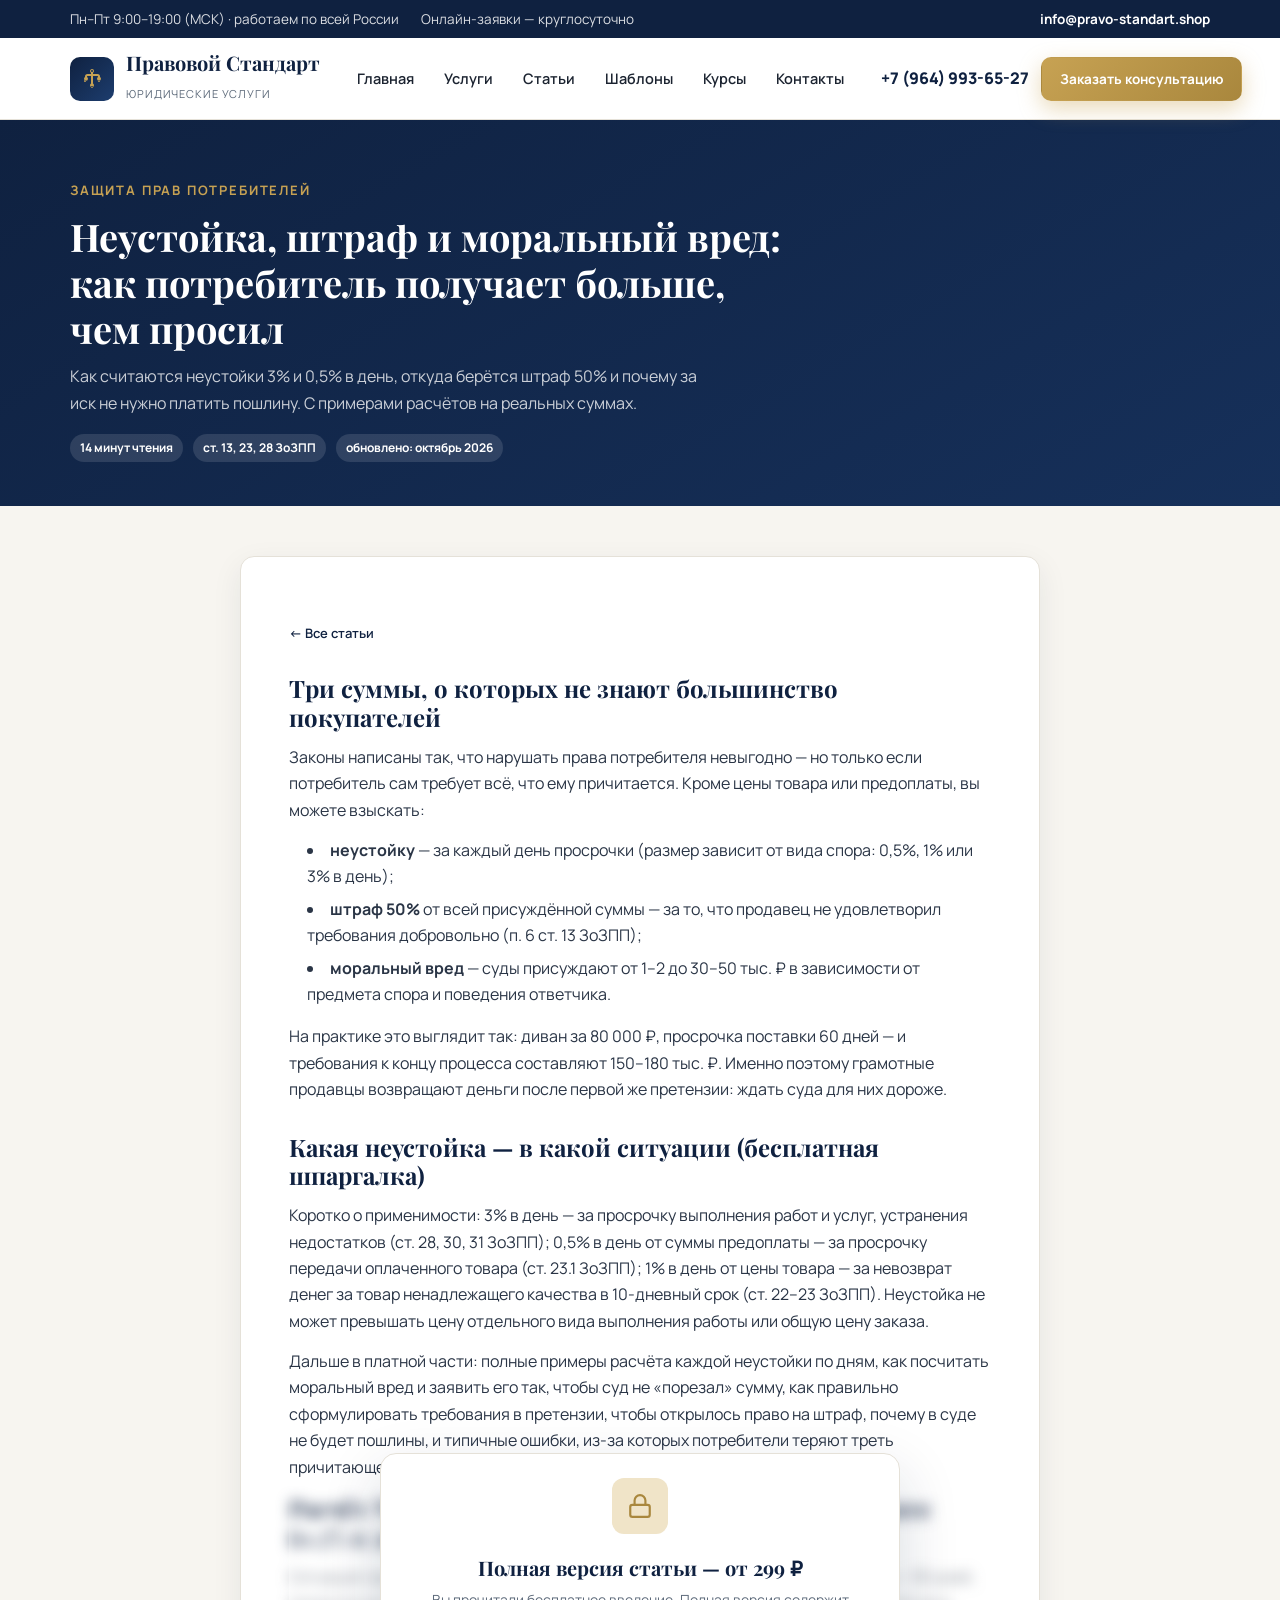
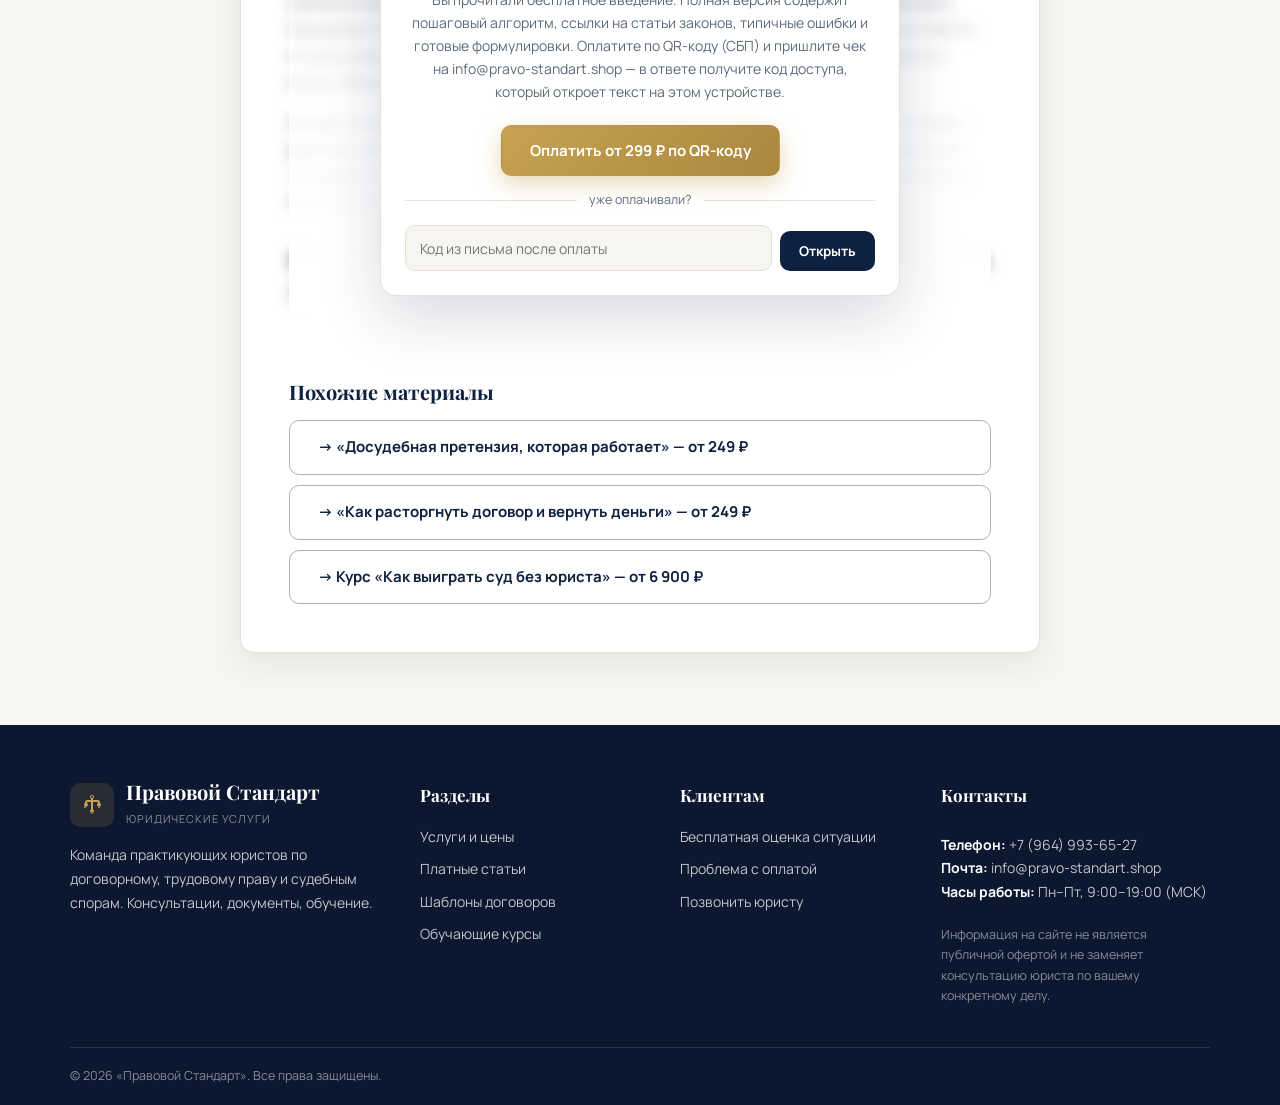
<file: stati/zashita-prav-potrebiteley-neustoyka.html>
<!DOCTYPE html>
<html lang="ru">
<head>
  <meta charset="UTF-8">
  <meta name="viewport" content="width=device-width, initial-scale=1.0">
  <title>Защита прав потребителей: как взыскать неустойку — Правовой Стандарт</title>
  <meta name="description" content="Неустойка по закону о защите прав потребителей: 3%, 0,5%, штраф 50%, моральный вред. Примеры расчётов и иск без пошлины. Платная статья юриста.">
  <link rel="icon" href="data:image/svg+xml,%3Csvg xmlns='http://www.w3.org/2000/svg' viewBox='0 0 100 100'%3E%3Crect width='100' height='100' rx='22' fill='%230f2140'/%3E%3Ctext x='50' y='66' font-family='Georgia' font-size='42' font-weight='bold' text-anchor='middle' fill='%23c7a253'%3EПС%3C/text%3E%3C/svg%3E">
  <link rel="preconnect" href="https://fonts.googleapis.com">
  <link rel="preconnect" href="https://fonts.gstatic.com" crossorigin>
  <link href="https://fonts.googleapis.com/css2?family=Manrope:wght@400;600;700;800&family=Playfair+Display:wght@600;700&display=swap" rel="stylesheet">
  <link rel="stylesheet" href="../assets/css/style.css">
</head>
<body>

  <div class="topbar">
    <div class="container">
      <div class="topbar__left">
        <span class="hide-m">Пн–Пт 9:00–19:00 (МСК) · работаем по всей России</span>
        <span class="hide-m">Онлайн-заявки — круглосуточно</span>
      </div>
      <div><a href="mailto:info@pravo-standart.shop">info@pravo-standart.shop</a></div>
    </div>
  </div>

  <header class="header">
    <div class="container">
      <a class="logo" href="../index.html">
        <span class="logo__badge">
          <svg width="24" height="24" viewBox="0 0 24 24" fill="currentColor"><path d="M12 2a2 2 0 0 1 2 2c0 .74-.4 1.38-1 1.72V7h4.5A2.5 2.5 0 0 1 20 9.5v.58c.59.34 1 .98 1 1.72a2 2 0 0 1-4 0c0-.74.41-1.38 1-1.72V9.5a.5.5 0 0 0-.5-.5H13v7.58c.59.34 1 .98 1 1.72a2 2 0 0 1-4 0c0-.74.41-1.38 1-1.72V9H7.5a.5.5 0 0 0-.5.5v.58c.59.34 1 .98 1 1.72a2 2 0 0 1-4 0c0-.74.41-1.38 1-1.72V9.5A2.5 2.5 0 0 1 7.5 7H11V5.72A2 2 0 0 1 12 2zM5 13a1 1 0 1 0 0 2 1 1 0 0 0 0-2zm14 0a1 1 0 1 0 0 2 1 1 0 0 0 0-2zm-7 6a1 1 0 1 0 0 2 1 1 0 0 0 0-2zm0-16a1 1 0 1 0 0 2 1 1 0 0 0 0-2z"/></svg>
        </span>
        <span>
          <span class="logo__name">Правовой Стандарт</span><br>
          <span class="logo__tag">юридические услуги</span>
        </span>
      </a>
      <nav class="nav">
        <a data-page="index" href="../index.html">Главная</a>
        <a data-page="uslugi" href="../uslugi.html">Услуги</a>
        <a data-page="stati" href="../stati.html">Статьи</a>
        <a data-page="shablony" href="../shablony.html">Шаблоны</a>
        <a data-page="kursy" href="../kursy.html">Курсы</a>
        <a href="../index.html#contacts">Контакты</a>
      </nav>
      <div class="header__cta">
        <a class="header__phone" href="tel:+79649936527">+7 (964) 993-65-27</a>
        <a class="btn btn--gold btn--sm" href="../index.html#zayavka">Заказать консультацию</a>
        <button class="burger" aria-label="Открыть меню"><span></span><span></span><span></span></button>
      </div>
    </div>
  </header>

  <section class="article-hero">
    <div class="container">
      <span class="kicker">Защита прав потребителей</span>
      <h1>Неустойка, штраф и моральный вред: как потребитель получает больше, чем просил</h1>
      <p>Как считаются неустойки 3% и 0,5% в день, откуда берётся штраф 50% и почему за иск не нужно платить пошлину. С примерами расчётов на реальных суммах.</p>
      <div class="article-meta">
        <span class="chip">14 минут чтения</span>
        <span class="chip">ст. 13, 23, 28 ЗоЗПП</span>
        <span class="chip">обновлено: октябрь 2026</span>
      </div>
    </div>
  </section>

  <section class="section">
    <div class="container">
      <div class="article-wrap">
        <div class="article-body">

          <div class="crumbs" style="margin-bottom:22px"><a href="../stati.html">← Все статьи</a></div>

          <h2>Три суммы, о которых не знают большинство покупателей</h2>
          <p>Законы написаны так, что нарушать права потребителя невыгодно — но только если потребитель сам требует всё, что ему причитается. Кроме цены товара или предоплаты, вы можете взыскать:</p>
          <ul>
            <li><b>неустойку</b> — за каждый день просрочки (размер зависит от вида спора: 0,5%, 1% или 3% в день);</li>
            <li><b>штраф 50%</b> от всей присуждённой суммы — за то, что продавец не удовлетворил требования добровольно (п. 6 ст. 13 ЗоЗПП);</li>
            <li><b>моральный вред</b> — суды присуждают от 1–2 до 30–50 тыс. ₽ в зависимости от предмета спора и поведения ответчика.</li>
          </ul>
          <p>На практике это выглядит так: диван за 80 000 ₽, просрочка поставки 60 дней — и требования к концу процесса составляют 150–180 тыс. ₽. Именно поэтому грамотные продавцы возвращают деньги после первой же претензии: ждать суда для них дороже.</p>

          <h2>Какая неустойка — в какой ситуации (бесплатная шпаргалка)</h2>
          <p>Коротко о применимости: 3% в день — за просрочку выполнения работ и услуг, устранения недостатков (ст. 28, 30, 31 ЗоЗПП); 0,5% в день от суммы предоплаты — за просрочку передачи оплаченного товара (ст. 23.1 ЗоЗПП); 1% в день от цены товара — за невозврат денег за товар ненадлежащего качества в 10-дневный срок (ст. 22–23 ЗоЗПП). Неустойка не может превышать цену отдельного вида выполнения работы или общую цену заказа.</p>

          <p>Дальше в платной части: полные примеры расчёта каждой неустойки по дням, как посчитать моральный вред и заявить его так, чтобы суд не «порезал» сумму, как правильно сформулировать требования в претензии, чтобы открылось право на штраф, почему в суде не будет пошлины, и типичные ошибки, из-за которых потребители теряют треть причитающегося.</p>

          <div class="paywall" data-product="st-5">
            <div class="paywall__content">
              <h2>Расчёт № 1: просрочка поставки товара по предоплате (0,5% в день)</h2>
              <p>Ситуация: вы оплатили кухонный гарнитур 100 000 ₽, срок поставки по договору — 30 дней, привезли на 45-й день. Неустойка по ст. 23.1 ЗоЗПП: 0,5% от предоплаты за каждый день просрочки. 0,5% × 100 000 ₽ = 500 ₽ в день; 15 дней × 500 ₽ = 7 500 ₽. Неустойка считается по день фактической передачи товара или по день возврата денег, если вы отказались ждать. Верхняя планка — сумма предоплаты.</p>
              <p>Нюанс, который забывают: если в договоре «срок поставки 30 рабочих дней» — считайте рабочие дни, а не календарные. Как считать дни просрочки, если продавец ссылается на «задержку поставщика» — это его проблема, а не ваша: ответственность за контрагентов лежит на продавце.</p>

              <h2>Расчёт № 2: невозврат денег за некачественный товар (1% в день)</h2>
              <p>Ситуация: телефон за 60 000 ₽ с недостатком, вы заявили требование о возврате денег, 10-дневный срок по ст. 22 ЗоЗПП истёк, деньги вернули через 40 дней после требования. Неустойка по ст. 23 ЗоЗПП: 1% от цены товара за каждый день просрочки сверх 10 дней. 30 дней × 600 ₽ = 18 000 ₽. Считается по день фактического возврата. Верхней планки нет — за год набегает 365% от цены, что суды охотно снижают лишь в исключительных случаях по ст. 333 ГК РФ, и бремя обоснования снижения лежит на ответчике.</p>

              <h2>Расчёт № 3: просрочка работ и услуг (3% в день)</h2>
              <p>Ситуация: ремонт квартиры за 400 000 ₽, срок по договору 60 дней, подрядчик сдал на 3 месяца позже, а устранение недостатков тянул ещё месяц. Неустойка по ст. 28 ЗоЗПП: 3% от цены выполнения работы за день просрочки (если цена этапа не выделена — от общей цены); за просрочку устранения недостатков — тоже 3% (ст. 30, 31). 90 дней × (3% × 400 000 ₽) = 90 × 12 000 ₽ = 1 080 000 ₽ — но ст. 28 ограничивает: неустойка не может превышать цену работы. Итого: до 400 000 ₽. Даже с ограничением это больше, чем сам ремонт — поэтому подрядчики предпочитают договариваться.</p>
              <p>Важно: назначая новый срок для выполнения работы, вы не теряете право на неустойку за первый период просрочки — требование сохраняется.</p>

              <h2>Штраф 50%: как его не потерять</h2>
              <p>Штраф по п. 6 ст. 13 ЗоЗПП присуждается, если потребитель заявил требование до суда, а продавец отказал или проигнорировал его. Значит, юридически грамотная претензия — обязательный шаг. Формулировка требования в претензии должна совпадать с тем, что вы попросите в иске: если в претензии просили ремонт, а в суде — возврат денег, суд может отказать в штрафе за период до смены требования. Штраф считается от всей присуждённой суммы: цена + неустойка + моральный вред — то есть каждый день просрочки после иска продолжает увеличивать финальную цифру.</p>

              <h2>Моральный вред: сколько просить и как обосновать</h2>
              <p>Юридическая механика проста: моральный вред компенсируется при наличии вины продавца (ст. 15 ЗоЗПП), и его размер определяет суд независимо от суммы требований. Практические ориентиры 2024–2026 годов: споры по мелкой технике — 1–5 тыс. ₽, мебель и бытовая техника среднего ценового сегмента — 5–15 тыс. ₽, длительные споры с хамством и игнорированием — 15–30 тыс. ₽, сделки с недвижимостью и дольщики — 30–100 тыс. ₽. В иске просите верхнюю разумную границу и кратко опишите, что вы пережили: потраченное время, разбирательства, невозможность пользоваться купленным. Фраза «прошу 50 000 ₽» без обоснования получит 3 000 ₽; фраза с описанием обстоятельств — в 2–3 раза больше.</p>

              <h2>Суд без пошлины и в удобном суде</h2>
              <p>Потребители освобождены от госпошлины (ст. 17 ЗоЗПП) при цене иска до 1 млн ₽. Подсудность на выбор: по месту жительства истца, месту нахождения ответчика или месту заключения договора. Споры до 100 000 ₽ — мировой судья (и по закону о защите прав потребителей мировой судья не вправе снижать неустойку и штраф — приятная особенность этой категории). Документы в суд: иск в 3 экземплярах, договор, чек, претензия с доказательством вручения, расчёт неустойки, переписка. Подача через ГАС «Правосудие» занимает 20 минут с аккаунтом Госуслуг.</p>

              <h2>Семь ошибок потребителей, которые уменьшают взыскание</h2>
              <ol>
                <li><b>Не заявлять неустойку в претензии</b> — суд взыщет её по иску, но шанс досудебного урегулирования резко падает.</li>
                <li><b>Просить «по справедливости»</b> без расчёта — суд не обязан считать за вас и может пропустить часть дней.</li>
                <li><b>Менять требования</b> по ходу спора без фиксации нового срока — запутываете расчёт и теряете штраф.</li>
                <li><b>Продолжать пользоваться товаром</b> после требования возврата — даёт ответчику аргумент «товар принят без претензий».</li>
                <li><b>Не считать неустойку по день фактического исполнения</b> — типичная потеря 20–40% суммы.</li>
                <li><b>Отказываться от морального вреда</b> — «неудобно просить» стоит в среднем 10 000 ₽.</li>
                <li><b>Соглашаться на «скидку за отказ от претензий»</b> без письменного расчёта: часто это меньше, чем причитается по закону.</li>
              </ol>

              <h2>Готовый порядок действий</h2>
              <ul>
                <li>День 0: зафиксировать нарушение (претензия с расчётом, вручение под подпись или ценным письмом).</li>
                <li>День 10–14: срок ответа истёк — считаем неустойку на сегодня, готовим иск.</li>
                <li>День 15–20: подача иска (пошлина 0 ₽, суд по месту жительства).</li>
                <li>Заседания: неустойку пересчитываем по день решения — заявите ходатайство об увеличении исковых требований.</li>
                <li>После решения: штраф 50% от всего взысканного + исполнительный лист в банк ответчика.</li>
              </ul>
              <p>Если хотите переложить это на юристов — по потребительским спорам действует <a href="../uslugi.html" style="color:var(--gold-dark);font-weight:700">судебное представительство — от 35 000 ₽ за инстанцию</a>, а претензию составим за 5 900 ₽. Хороший компромисс — наш <a href="../kursy.html" style="color:var(--gold-dark);font-weight:700">курс «Как выиграть суд без юриста» за 6 900 ₽</a>: по мелким и средним спорам его хватает целиком.</p>
            </div>
            <div class="paywall__overlay">
              <div class="paywall__panel"></div>
            </div>
          </div>

          <div class="related">
            <h3>Похожие материалы</h3>
            <div class="related__list">
              <a class="btn btn--ghost" href="dosudebnaya-pretenziya-struktura.html">→ «Досудебная претензия, которая работает» — от 249 ₽</a>
              <a class="btn btn--ghost" href="kak-rastorgnut-dogovor-okazaniya-uslug.html">→ «Как расторгнуть договор и вернуть деньги» — от 249 ₽</a>
              <a class="btn btn--ghost" href="../kursy.html">→ Курс «Как выиграть суд без юриста» — от 6 900 ₽</a>
            </div>
          </div>

        </div>
      </div>
    </div>
  </section>

  <footer class="footer">
    <div class="container">
      <div class="footer__grid">
        <div class="footer__about">
          <a class="logo" href="../index.html" style="align-items:center">
            <span class="logo__badge" style="background:rgba(199,162,83,.15)">
              <svg width="24" height="24" viewBox="0 0 24 24" fill="currentColor"><path d="M12 2a2 2 0 0 1 2 2c0 .74-.4 1.38-1 1.72V7h4.5A2.5 2.5 0 0 1 20 9.5v.58c.59.34 1 .98 1 1.72a2 2 0 0 1-4 0c0-.74.41-1.38 1-1.72V9.5a.5.5 0 0 0-.5-.5H13v7.58c.59.34 1 .98 1 1.72a2 2 0 0 1-4 0c0-.74.41-1.38 1-1.72V9H7.5a.5.5 0 0 0-.5.5v.58c.59.34 1 .98 1 1.72a2 2 0 0 1-4 0c0-.74.41-1.38 1-1.72V9.5A2.5 2.5 0 0 1 7.5 7H11V5.72A2 2 0 0 1 12 2zM5 13a1 1 0 1 0 0 2 1 1 0 0 0 0-2zm14 0a1 1 0 1 0 0 2 1 1 0 0 0 0-2zm-7 6a1 1 0 1 0 0 2 1 1 0 0 0 0-2zm0-16a1 1 0 1 0 0 2 1 1 0 0 0 0-2z"/></svg>
            </span>
            <span><span class="logo__name" style="color:#fff">Правовой Стандарт</span><br><span class="logo__tag" style="color:rgba(255,255,255,.5)">юридические услуги</span></span>
          </a>
          <p>Команда практикующих юристов по договорному, трудовому праву и судебным спорам. Консультации, документы, обучение.</p>
        </div>
        <div>
          <h4>Разделы</h4>
          <ul>
            <li><a href="../uslugi.html">Услуги и цены</a></li>
            <li><a href="../stati.html">Платные статьи</a></li>
            <li><a href="../shablony.html">Шаблоны договоров</a></li>
            <li><a href="../kursy.html">Обучающие курсы</a></li>
          </ul>
        </div>
        <div>
          <h4>Клиентам</h4>
          <ul>
            <li><a href="../index.html#zayavka">Бесплатная оценка ситуации</a></li>
            <li><a href="mailto:info@pravo-standart.shop">Проблема с оплатой</a></li>
            <li><a href="tel:+79649936527">Позвонить юристу</a></li>
          </ul>
        </div>
        <div class="footer__contacts">
          <h4>Контакты</h4>
          <div>
            <b>Телефон:</b> <a href="tel:+79649936527">+7 (964) 993-65-27</a><br>
            <b>Почта:</b> <a href="mailto:info@pravo-standart.shop">info@pravo-standart.shop</a><br>
            <b>Часы работы:</b> Пн–Пт, 9:00–19:00 (МСК)
          </div>
          <p style="margin-top:14px;font-size:12.5px;color:rgba(255,255,255,.5)">Информация на сайте не является публичной офертой и не заменяет консультацию юриста по вашему конкретному делу.</p>
        </div>
      </div>
      <div class="footer__bottom">
        <div class="container" style="padding:0">
          <span>© <span class="js-year">2026</span> «Правовой Стандарт». Все права защищены.</span>
        </div>
      </div>
    </div>
  </footer>

  <script src="../assets/js/vendor/qrcode.min.js"></script>
  <script src="../assets/js/payments.js"></script>
  <script src="../assets/js/main.js"></script>
</body>
</html>
</file>
<file: assets/css/style.css>
/* ============================================================
   Правовой Стандарт — основная таблица стилей
   ============================================================ */

:root {
  --navy: #0f2140;
  --navy-2: #16305a;
  --navy-3: #1d3d6e;
  --gold: #c7a253;
  --gold-dark: #a9873d;
  --gold-light: #f0e4c8;
  --bg: #f7f5f0;
  --card: #ffffff;
  --ink: #1b2330;
  --muted: #5d6a7a;
  --line: #e5e1d8;
  --ok: #1e7d4f;
  --shadow: 0 10px 30px rgba(15, 33, 64, 0.08);
  --shadow-lg: 0 22px 60px rgba(15, 33, 64, 0.16);
  --radius: 14px;
  --font-title: 'Playfair Display', 'Georgia', serif;
  --font-body: 'Manrope', 'Segoe UI', system-ui, -apple-system, sans-serif;
}

* { margin: 0; padding: 0; box-sizing: border-box; }

html { scroll-behavior: smooth; }

body {
  font-family: var(--font-body);
  color: var(--ink);
  background: var(--bg);
  line-height: 1.65;
  font-size: 16px;
}

img { max-width: 100%; display: block; }
a { color: inherit; text-decoration: none; }
ul, ol { list-style-position: inside; }

.container { max-width: 1180px; margin: 0 auto; padding: 0 20px; }

/* ---------- Типографика ---------- */
h1, h2, h3, .title-serif {
  font-family: var(--font-title);
  font-weight: 700;
  line-height: 1.2;
  color: var(--navy);
}

.section { padding: 72px 0; }
.section--tight { padding: 48px 0; }

.section-head { max-width: 720px; margin: 0 auto 44px; text-align: center; }
.section-head .kicker {
  display: inline-block;
  font-size: 13px;
  font-weight: 700;
  letter-spacing: 0.16em;
  text-transform: uppercase;
  color: var(--gold-dark);
  margin-bottom: 14px;
}
.section-head h2 { font-size: clamp(26px, 4vw, 38px); margin-bottom: 14px; }
.section-head p { color: var(--muted); }

/* ---------- Кнопки ---------- */
.btn {
  display: inline-flex;
  align-items: center;
  justify-content: center;
  gap: 10px;
  padding: 14px 28px;
  border-radius: 10px;
  font-family: var(--font-body);
  font-size: 15px;
  font-weight: 700;
  cursor: pointer;
  border: 1px solid transparent;
  transition: transform 0.15s ease, box-shadow 0.15s ease, background 0.15s ease;
  white-space: nowrap;
}
.btn:active { transform: translateY(1px); }

.btn--gold {
  background: linear-gradient(135deg, var(--gold) 0%, var(--gold-dark) 100%);
  color: #fff;
  box-shadow: 0 8px 22px rgba(199, 162, 83, 0.4);
}
.btn--gold:hover { box-shadow: 0 12px 30px rgba(199, 162, 83, 0.55); }

.btn--navy { background: var(--navy); color: #fff; }
.btn--navy:hover { background: var(--navy-2); }

.btn--ghost {
  background: transparent;
  color: var(--navy);
  border-color: rgba(15, 33, 64, 0.35);
}
.btn--ghost:hover { border-color: var(--navy); background: rgba(15, 33, 64, 0.04); }

.btn--ghost-light {
  background: rgba(255, 255, 255, 0.08);
  color: #fff;
  border-color: rgba(255, 255, 255, 0.4);
}
.btn--ghost-light:hover { background: rgba(255, 255, 255, 0.16); }

.btn--sm { padding: 10px 18px; font-size: 13.5px; }
.btn--block { width: 100%; }

/* ---------- Шапка ---------- */
.topbar {
  background: var(--navy);
  color: rgba(255, 255, 255, 0.85);
  font-size: 13.5px;
  padding: 8px 0;
}
.topbar .container {
  display: flex;
  justify-content: space-between;
  align-items: center;
  gap: 16px;
}
.topbar a { font-weight: 700; color: #fff; }
.topbar__left { display: flex; gap: 22px; align-items: center; }

.header {
  background: var(--card);
  position: sticky;
  top: 0;
  z-index: 100;
  border-bottom: 1px solid var(--line);
  transition: box-shadow 0.2s ease;
}
.header--scrolled { box-shadow: var(--shadow); }

.header .container {
  display: flex;
  align-items: center;
  justify-content: space-between;
  gap: 24px;
  padding-top: 14px;
  padding-bottom: 14px;
}

.logo { display: flex; align-items: center; gap: 12px; }
.logo__badge {
  width: 44px;
  height: 44px;
  border-radius: 10px;
  background: linear-gradient(135deg, var(--navy) 0%, var(--navy-3) 100%);
  display: flex;
  align-items: center;
  justify-content: center;
  color: var(--gold);
  flex-shrink: 0;
}
.logo__name {
  font-family: var(--font-title);
  font-weight: 700;
  font-size: 20px;
  color: var(--navy);
  line-height: 1.1;
  white-space: nowrap;
}
.logo__tag { font-size: 11px; color: var(--muted); letter-spacing: 0.08em; text-transform: uppercase; white-space: nowrap; }

.nav { display: flex; gap: 4px; align-items: center; }
.nav a {
  padding: 9px 13px;
  border-radius: 8px;
  font-size: 14.5px;
  font-weight: 600;
  color: var(--ink);
  transition: background 0.15s ease, color 0.15s ease;
}
.nav a:hover { background: rgba(15, 33, 64, 0.06); color: var(--navy); }
.nav a.is-active { color: var(--gold-dark); }

.header__cta { display: flex; align-items: center; gap: 12px; }
.header__phone { font-weight: 800; font-size: 16px; color: var(--navy); white-space: nowrap; }

.burger {
  display: none;
  flex-direction: column;
  gap: 5px;
  background: none;
  border: none;
  cursor: pointer;
  padding: 8px;
}
.burger span {
  width: 24px;
  height: 2.5px;
  background: var(--navy);
  border-radius: 2px;
  transition: transform 0.2s ease, opacity 0.2s ease;
}
.burger.is-open span:nth-child(1) { transform: translateY(7.5px) rotate(45deg); }
.burger.is-open span:nth-child(2) { opacity: 0; }
.burger.is-open span:nth-child(3) { transform: translateY(-7.5px) rotate(-45deg); }

/* ---------- Hero ---------- */
.hero {
  background:
    radial-gradient(1000px 500px at 85% -10%, rgba(199, 162, 83, 0.22), transparent 60%),
    linear-gradient(150deg, var(--navy) 0%, var(--navy-2) 55%, #0b1830 100%);
  color: #fff;
  padding: 92px 0 100px;
  position: relative;
  overflow: hidden;
}
.hero::after {
  content: '';
  position: absolute;
  right: -80px;
  bottom: -80px;
  width: 420px;
  height: 420px;
  opacity: 0.12;
  background: no-repeat center/contain url("data:image/svg+xml,%3Csvg xmlns='http://www.w3.org/2000/svg' viewBox='0 0 24 24' fill='%23c7a253'%3E%3Cpath d='M12 2a2 2 0 0 1 2 2c0 .74-.4 1.38-1 1.72V7h4.5A2.5 2.5 0 0 1 20 9.5v.58c.59.34 1 .98 1 1.72a2 2 0 0 1-4 0c0-.74.41-1.38 1-1.72V9.5a.5.5 0 0 0-.5-.5H13v7.58c.59.34 1 .98 1 1.72a2 2 0 0 1-4 0c0-.74.41-1.38 1-1.72V9H7.5a.5.5 0 0 0-.5.5v.58c.59.34 1 .98 1 1.72a2 2 0 0 1-4 0c0-.74.41-1.38 1-1.72V9.5A2.5 2.5 0 0 1 7.5 7H11V5.72A2 2 0 0 1 12 2zM5 13a1 1 0 1 0 0 2 1 1 0 0 0 0-2zm14 0a1 1 0 1 0 0 2 1 1 0 0 0 0-2zm-7 6a1 1 0 1 0 0 2 1 1 0 0 0 0-2zm0-16a1 1 0 1 0 0 2 1 1 0 0 0 0-2z'/%3E%3C/svg%3E");
}
.hero .container { position: relative; z-index: 1; display: grid; grid-template-columns: 1.15fr 0.85fr; gap: 56px; align-items: center; }

.hero__badge {
  display: inline-flex;
  align-items: center;
  gap: 8px;
  padding: 8px 16px;
  border-radius: 100px;
  background: rgba(199, 162, 83, 0.15);
  border: 1px solid rgba(199, 162, 83, 0.45);
  color: var(--gold);
  font-size: 13px;
  font-weight: 700;
  letter-spacing: 0.04em;
  margin-bottom: 22px;
}
.hero h1 {
  color: #fff;
  font-size: clamp(32px, 4.6vw, 52px);
  margin-bottom: 20px;
}
.hero h1 em { color: var(--gold); font-style: normal; }
.hero__lead { color: rgba(255, 255, 255, 0.82); font-size: 18px; max-width: 520px; margin-bottom: 32px; }
.hero__actions { display: flex; gap: 14px; flex-wrap: wrap; }

.hero__stats {
  display: grid;
  grid-template-columns: repeat(3, 1fr);
  gap: 12px;
  margin-top: 46px;
  max-width: 560px;
}
.hero__stat {
  background: rgba(255, 255, 255, 0.06);
  border: 1px solid rgba(255, 255, 255, 0.14);
  border-radius: 12px;
  padding: 16px 14px;
  text-align: center;
}
.hero__stat b { display: block; font-size: 24px; font-family: var(--font-title); color: var(--gold); }
.hero__stat span { font-size: 12.5px; color: rgba(255, 255, 255, 0.7); }

.hero__card {
  background: var(--card);
  color: var(--ink);
  border-radius: 18px;
  padding: 30px;
  box-shadow: var(--shadow-lg);
}
.hero__card h3 { font-size: 21px; margin-bottom: 6px; }
.hero__card > p { color: var(--muted); font-size: 14px; margin-bottom: 18px; }

.hero-form__row { display: grid; gap: 12px; }
.hero-form input, .hero-form textarea {
  width: 100%;
  padding: 13px 15px;
  border: 1.5px solid #c9c2b1;
  border-radius: 10px;
  font-family: var(--font-body);
  font-size: 14.5px;
  background: #ffffff;
  color: var(--ink);
  box-shadow: inset 0 1px 3px rgba(15, 33, 64, 0.06);
}
.hero-form input:focus, .hero-form textarea:focus { outline: 2px solid rgba(199, 162, 83, 0.5); border-color: var(--gold); }
.form-note { font-size: 12px; color: var(--muted); margin-top: 10px; line-height: 1.5; }

/* ---------- Сетки и карточки ---------- */
.grid { display: grid; gap: 24px; }
.grid--3 { grid-template-columns: repeat(3, 1fr); }
.grid--4 { grid-template-columns: repeat(4, 1fr); }
.grid--2 { grid-template-columns: repeat(2, 1fr); }

.card {
  background: var(--card);
  border: 1px solid var(--line);
  border-radius: var(--radius);
  box-shadow: var(--shadow);
  display: flex;
  flex-direction: column;
  overflow: hidden;
  transition: transform 0.18s ease, box-shadow 0.18s ease;
}
.card:hover { transform: translateY(-4px); box-shadow: var(--shadow-lg); }

.card__body { padding: 22px 22px 18px; flex: 1; display: flex; flex-direction: column; gap: 10px; }
.card__icon {
  width: 48px;
  height: 48px;
  border-radius: 12px;
  background: var(--gold-light);
  color: var(--gold-dark);
  display: flex;
  align-items: center;
  justify-content: center;
  flex-shrink: 0;
}
.card__title { font-size: 18px; font-family: var(--font-title); }
.card__text { color: var(--muted); font-size: 14px; flex: 1; }
.card__meta { display: flex; gap: 8px; flex-wrap: wrap; }
.chip {
  font-size: 12px;
  font-weight: 700;
  padding: 4px 10px;
  border-radius: 100px;
  background: rgba(15, 33, 64, 0.07);
  color: var(--navy);
}
.chip--gold { background: var(--gold-light); color: var(--gold-dark); }
.chip--ok { background: rgba(30, 125, 79, 0.1); color: var(--ok); }

/* ---------- Блок цены + QR внутри карточки ---------- */
.pay-box {
  border-top: 1px dashed var(--line);
  margin: 0 22px;
  padding: 16px 0 20px;
}
.pay-box__row { display: flex; align-items: center; justify-content: space-between; gap: 14px; }
.pay-box__price { display: flex; align-items: baseline; gap: 8px; flex-wrap: wrap; }
.pay-box__price b { font-size: 24px; font-family: var(--font-title); color: var(--navy); }
.pay-box__price s { color: var(--muted); font-size: 14px; }
.pay-box__unit { font-size: 12.5px; color: var(--muted); width: 100%; margin-top: -4px; }

.qr-inline {
  display: flex;
  align-items: center;
  gap: 12px;
  margin-top: 14px;
  background: var(--bg);
  border: 1px solid var(--line);
  border-radius: 12px;
  padding: 12px;
  cursor: pointer;
  transition: border-color 0.15s ease;
}
.qr-inline:hover { border-color: var(--gold); }
.qr-inline [data-qr] {
  width: 92px;
  height: 92px;
  background: #fff;
  border-radius: 8px;
  overflow: hidden;
  flex-shrink: 0;
  display: flex;
  align-items: center;
  justify-content: center;
}
.qr-inline [data-qr] img, .qr-inline [data-qr] canvas { width: 100% !important; height: 100% !important; }
.qr-inline__text { font-size: 13px; color: var(--muted); line-height: 1.45; }
.qr-inline__text b { color: var(--navy); display: block; font-size: 13.5px; }

/* ---------- Услуги (широкие карточки) ---------- */
.service-card { flex-direction: row; }
.service-card__body { padding: 26px; flex: 1; }
.service-card__aside {
  width: 240px;
  border-left: 1px dashed var(--line);
  padding: 22px;
  display: flex;
  flex-direction: column;
  justify-content: center;
  background: linear-gradient(180deg, #faf8f3 0%, #f4f0e6 100%);
}
.service-head { display: flex; align-items: flex-start; gap: 14px; margin-bottom: 10px; }
.service-head .card__title { font-size: 20px; }

/* ---------- Статьи ---------- */
.article-card__cover {
  height: 130px;
  background: linear-gradient(135deg, var(--navy) 0%, var(--navy-3) 100%);
  display: flex;
  align-items: center;
  justify-content: center;
  color: var(--gold);
}
.article-card__cover svg { width: 42px; height: 42px; }

/* ---------- Страница статьи ---------- */
.article-wrap { max-width: 800px; margin: 0 auto; }
.article-hero { background: linear-gradient(150deg, var(--navy) 0%, var(--navy-2) 100%); color: #fff; padding: 56px 0 44px; }
.article-hero .kicker { color: var(--gold); font-size: 13px; font-weight: 700; letter-spacing: 0.14em; text-transform: uppercase; }
.article-hero h1 { color: #fff; font-size: clamp(26px, 3.6vw, 38px); margin: 12px 0; max-width: 720px; }
.article-hero p { color: rgba(255, 255, 255, 0.78); max-width: 640px; }
.article-meta { display: flex; gap: 10px; margin-top: 18px; flex-wrap: wrap; }
.article-meta .chip { background: rgba(255, 255, 255, 0.12); color: #fff; }

.article-body { background: var(--card); border: 1px solid var(--line); border-radius: var(--radius); box-shadow: var(--shadow); padding: clamp(24px, 4vw, 48px); margin-top: -22px; position: relative; }
.article-body h2 { font-size: 24px; margin: 30px 0 12px; }
.article-body h2:first-child { margin-top: 0; }
.article-body h3 { font-size: 19px; margin: 22px 0 10px; }
.article-body p { margin-bottom: 14px; color: #2a3546; }
.article-body ul, .article-body ol { margin: 0 0 16px 18px; display: grid; gap: 6px; color: #2a3546; }
.article-body blockquote {
  border-left: 3px solid var(--gold);
  background: var(--bg);
  padding: 14px 18px;
  border-radius: 0 10px 10px 0;
  margin: 18px 0;
  font-style: italic;
  color: var(--navy-2);
}

/* ---------- Пейволл ---------- */
.paywall { position: relative; }
.paywall__content {
  filter: blur(7px);
  user-select: none;
  pointer-events: none;
  max-height: 420px;
  overflow: hidden;
}
.paywall__overlay {
  position: absolute;
  inset: 0;
  display: flex;
  align-items: flex-end;
  justify-content: center;
  padding: 18px;
  background: linear-gradient(180deg, rgba(255,255,255,0) 0%, rgba(255,255,255,0.75) 40%, #fff 88%);
}
.paywall__panel {
  width: 100%;
  max-width: 520px;
  background: var(--card);
  border: 1px solid var(--line);
  border-radius: 16px;
  box-shadow: var(--shadow-lg);
  padding: 24px;
  text-align: center;
}
.paywall__panel .card__icon { margin: 0 auto 12px; width: 56px; height: 56px; }
.paywall__panel h3 { font-size: 20px; margin-bottom: 8px; }
.paywall__panel p { color: var(--muted); font-size: 14px; margin-bottom: 16px; }
.paywall__panel .btn { margin-top: 6px; }
.paywall__or { display: flex; align-items: center; gap: 12px; color: var(--muted); font-size: 12.5px; margin: 14px 0; }
.paywall__or::before, .paywall__or::after { content: ''; height: 1px; background: var(--line); flex: 1; }

.code-form { display: flex; gap: 8px; }
.code-form input {
  flex: 1;
  min-width: 0;
  padding: 12px 14px;
  border: 1px solid var(--line);
  border-radius: 10px;
  font-family: var(--font-body);
  font-size: 14px;
  background: var(--bg);
}
.code-form .btn { flex-shrink: 0; }
.code-form input:focus { outline: 2px solid rgba(199, 162, 83, 0.5); border-color: var(--gold); }
.code-form__error { color: #b3392f; font-size: 13px; margin-top: 8px; display: none; }
.code-form__error.is-visible { display: block; }
.paywall--unlocked .paywall__overlay { display: none; }
.paywall--unlocked .paywall__content { filter: none; user-select: auto; pointer-events: auto; max-height: none; overflow: visible; }
.unlock-note {
  display: flex;
  align-items: center;
  gap: 10px;
  background: rgba(30, 125, 79, 0.08);
  border: 1px solid rgba(30, 125, 79, 0.25);
  color: var(--ok);
  font-size: 14px;
  font-weight: 600;
  border-radius: 12px;
  padding: 12px 16px;
  margin-bottom: 22px;
}

/* ---------- Похожие материалы ---------- */
.related { margin-top: 44px; display: grid; gap: 10px; }
.related h3 { font-size: 20px; margin-bottom: 6px; }
.related__list { display: grid; gap: 10px; }
.related .btn { white-space: normal; text-align: left; justify-content: flex-start; }

/* ---------- Модальное окно оплаты ---------- */
.modal {
  position: fixed;
  inset: 0;
  background: rgba(11, 24, 48, 0.6);
  backdrop-filter: blur(4px);
  display: none;
  align-items: center;
  justify-content: center;
  z-index: 200;
  padding: 20px;
}
.modal.is-open { display: flex; }
.modal__card {
  background: var(--card);
  border-radius: 18px;
  width: 100%;
  max-width: 860px;
  max-height: 92vh;
  overflow: auto;
  box-shadow: var(--shadow-lg);
  display: grid;
  grid-template-columns: 1fr 1fr;
  position: relative;
}
.modal__close {
  position: absolute;
  top: 14px;
  right: 14px;
  width: 38px;
  height: 38px;
  border-radius: 50%;
  border: none;
  background: rgba(15, 33, 64, 0.07);
  color: var(--navy);
  font-size: 20px;
  cursor: pointer;
  z-index: 2;
  transition: background 0.15s ease;
}
.modal__close:hover { background: rgba(15, 33, 64, 0.14); }

.modal__qr-side {
  background: linear-gradient(160deg, var(--navy) 0%, var(--navy-2) 100%);
  color: #fff;
  padding: 36px 30px;
  display: flex;
  flex-direction: column;
  align-items: center;
  justify-content: center;
  gap: 14px;
  text-align: center;
  border-radius: 18px 0 0 18px;
}
.modal__qr-frame {
  background: #fff;
  padding: 14px;
  border-radius: 16px;
  width: 230px;
  height: 230px;
  display: flex;
  align-items: center;
  justify-content: center;
}
.modal__qr-frame [data-qr-big] { width: 202px; height: 202px; overflow: hidden; }
.modal__qr-frame img, .modal__qr-frame canvas { width: 100% !important; height: 100% !important; }
.modal__qr-side h3 { color: #fff; font-size: 19px; }
.modal__qr-side .price-big { font-family: var(--font-title); font-size: 34px; color: var(--gold); }
.modal__qr-side .price-big s { font-size: 18px; color: rgba(255,255,255,0.5); margin-left: 8px; }

.modal__info { padding: 36px 32px; }
.modal__info h3 { font-size: 22px; margin-bottom: 6px; }
.modal__info > p { color: var(--muted); font-size: 14px; margin-bottom: 20px; }
.pay-steps { display: grid; gap: 14px; margin-bottom: 22px; }
.pay-step { display: flex; gap: 12px; align-items: flex-start; }
.pay-step__num {
  width: 26px;
  height: 26px;
  border-radius: 50%;
  background: var(--gold-light);
  color: var(--gold-dark);
  font-weight: 800;
  font-size: 13px;
  display: flex;
  align-items: center;
  justify-content: center;
  flex-shrink: 0;
  margin-top: 1px;
}
.pay-step b { display: block; font-size: 14.5px; color: var(--navy); }
.pay-step span { font-size: 13.5px; color: var(--muted); }

.demo-note {
  display: flex;
  gap: 10px;
  background: #fdf6e3;
  border: 1px solid #ecd9a0;
  border-radius: 10px;
  padding: 12px 14px;
  font-size: 13px;
  color: #7a5d1c;
  margin-bottom: 20px;
  line-height: 1.5;
}

.demo-note[hidden] { display: none; }

.modal__actions { display: grid; gap: 10px; }
.link-row {
  display: flex;
  gap: 8px;
  align-items: center;
  font-size: 12.5px;
  color: var(--muted);
  margin-top: 14px;
  flex-wrap: wrap;
}
.link-row code {
  background: var(--bg);
  border: 1px solid var(--line);
  padding: 3px 8px;
  border-radius: 6px;
  font-size: 12px;
  overflow-wrap: anywhere;
}

/* ---------- Преимущества ---------- */
.feature { text-align: left; }
.feature h3 { font-size: 18px; margin-bottom: 8px; }

/* ---------- Отзывы ---------- */
.review { font-size: 15px; }
.review__text { color: #2a3546; font-style: italic; }
.review__author { display: flex; align-items: center; gap: 12px; margin-top: 16px; }
.review__avatar {
  width: 46px;
  height: 46px;
  border-radius: 50%;
  background: linear-gradient(135deg, var(--navy) 0%, var(--navy-3) 100%);
  color: var(--gold);
  font-weight: 800;
  display: flex;
  align-items: center;
  justify-content: center;
  font-family: var(--font-title);
}
.review__author b { display: block; font-size: 14.5px; color: var(--navy); }
.review__author span { font-size: 12.5px; color: var(--muted); }

.stars { color: var(--gold); letter-spacing: 2px; font-size: 14px; }

/* ---------- FAQ ---------- */
.faq { max-width: 800px; margin: 0 auto; display: grid; gap: 12px; }
.faq details {
  background: var(--card);
  border: 1px solid var(--line);
  border-radius: 12px;
  padding: 18px 22px;
  box-shadow: var(--shadow);
}
.faq summary {
  cursor: pointer;
  font-weight: 700;
  font-size: 16px;
  color: var(--navy);
  list-style: none;
  display: flex;
  justify-content: space-between;
  align-items: center;
  gap: 16px;
}
.faq summary::-webkit-details-marker { display: none; }
.faq summary::after {
  content: '+';
  font-size: 22px;
  color: var(--gold-dark);
  font-weight: 400;
  transition: transform 0.2s ease;
  flex-shrink: 0;
}
.faq details[open] summary::after { transform: rotate(45deg); }
.faq details p { margin-top: 12px; color: var(--muted); font-size: 14.5px; }

/* ---------- CTA-секция ---------- */
.cta-band {
  background:
    radial-gradient(700px 300px at 20% 0%, rgba(199, 162, 83, 0.25), transparent 55%),
    linear-gradient(140deg, var(--navy) 0%, var(--navy-2) 100%);
  color: #fff;
  border-radius: 22px;
  padding: clamp(32px, 5vw, 56px);
  display: grid;
  grid-template-columns: 1.2fr 0.8fr;
  gap: 36px;
  align-items: center;
}
.cta-band h2 { color: #fff; font-size: clamp(24px, 3.4vw, 34px); margin-bottom: 12px; }
.cta-band p { color: rgba(255, 255, 255, 0.78); margin-bottom: 0; }

/* ---------- Форма ---------- */
.contact-form { display: grid; gap: 12px; }
.contact-form input, .contact-form textarea, .contact-form select {
  width: 100%;
  padding: 13px 15px;
  border: 1px solid rgba(255, 255, 255, 0.25);
  border-radius: 10px;
  font-family: var(--font-body);
  font-size: 14.5px;
  background: rgba(255, 255, 255, 0.1);
  color: #fff;
}
.contact-form input::placeholder, .contact-form textarea::placeholder { color: rgba(255, 255, 255, 0.55); }
.contact-form select { color: #fff; }
.contact-form select option { color: var(--ink); }
.contact-form input:focus, .contact-form textarea:focus { outline: 2px solid rgba(199, 162, 83, 0.6); }
.form-success {
  display: none;
  align-items: center;
  gap: 10px;
  background: rgba(30, 125, 79, 0.15);
  border: 1px solid rgba(30, 125, 79, 0.4);
  color: #9fe3c0;
  border-radius: 10px;
  padding: 14px 16px;
  font-size: 14px;
}
.form-success.is-visible { display: flex; }

/* ---------- Футер ---------- */
.footer { background: #0b1830; color: rgba(255, 255, 255, 0.75); padding: 56px 0 0; font-size: 14px; }
.footer__grid { display: grid; grid-template-columns: 1.4fr 1fr 1fr 1.2fr; gap: 36px; padding-bottom: 40px; }
.footer h4 { color: #fff; font-family: var(--font-title); font-size: 17px; margin-bottom: 16px; }
.footer__about p { margin-top: 14px; line-height: 1.7; }
.footer ul { display: grid; gap: 9px; list-style: none; }
.footer a:hover { color: var(--gold); }
.footer__contacts { display: grid; gap: 8px; }
.footer__contacts b { color: #fff; }
.footer__bottom {
  border-top: 1px solid rgba(255, 255, 255, 0.12);
  padding: 18px 0;
  font-size: 12.5px;
  color: rgba(255, 255, 255, 0.5);
}
.footer__bottom .container { display: flex; justify-content: space-between; gap: 16px; flex-wrap: wrap; }

/* ---------- Хлебные крошки ---------- */
.crumbs { padding: 18px 0 0; font-size: 13px; color: var(--muted); }
.crumbs a { color: var(--navy); font-weight: 600; }
.crumbs a:hover { color: var(--gold-dark); }

.page-header {
  background: linear-gradient(150deg, var(--navy) 0%, var(--navy-2) 100%);
  color: #fff;
  padding: 48px 0 44px;
}
.page-header .kicker { color: var(--gold); font-size: 13px; font-weight: 700; letter-spacing: 0.14em; text-transform: uppercase; }
.page-header h1 { color: #fff; font-size: clamp(26px, 3.8vw, 40px); margin: 10px 0; }
.page-header p { color: rgba(255, 255, 255, 0.78); max-width: 640px; }

/* ---------- Тосты ---------- */
.toast {
  position: fixed;
  bottom: 24px;
  left: 50%;
  transform: translateX(-50%) translateY(80px);
  background: var(--navy);
  color: #fff;
  padding: 13px 22px;
  border-radius: 12px;
  font-size: 14px;
  font-weight: 600;
  box-shadow: var(--shadow-lg);
  opacity: 0;
  transition: transform 0.25s ease, opacity 0.25s ease;
  z-index: 300;
  max-width: calc(100vw - 40px);
  text-align: center;
}
.toast.is-visible { transform: translateX(-50%) translateY(0); opacity: 1; }

/* ---------- Адаптивность ---------- */
@media (max-width: 1024px) {
  .grid--4 { grid-template-columns: repeat(2, 1fr); }
  .grid--3 { grid-template-columns: repeat(2, 1fr); }
  .hero .container { grid-template-columns: 1fr; gap: 40px; }
  .modal__card { grid-template-columns: 1fr; max-width: 480px; }
  .modal__qr-side { border-radius: 18px 18px 0 0; padding: 28px 24px; }
  .service-card { flex-direction: column; }
  .service-card__aside { width: 100%; border-left: none; border-top: 1px dashed var(--line); }
  .footer__grid { grid-template-columns: repeat(2, 1fr); }
  .cta-band { grid-template-columns: 1fr; }
}

@media (max-width: 860px) {
  .nav {
    position: fixed;
    top: 0;
    right: -290px;
    width: 280px;
    height: 100vh;
    background: var(--card);
    flex-direction: column;
    align-items: stretch;
    padding: 80px 20px 20px;
    gap: 6px;
    box-shadow: var(--shadow-lg);
    transition: right 0.25s ease;
    z-index: 99;
  }
  .nav.is-open { right: 0; }
  .nav a { padding: 13px 14px; border-radius: 10px; }
  .burger { display: flex; z-index: 100; }
  .header__cta .btn { display: none; }
  .header__phone { display: none; }
  .topbar__left span.hide-m { display: none; }
}

@media (max-width: 640px) {
  .grid--4, .grid--3, .grid--2 { grid-template-columns: 1fr; }
  .section { padding: 52px 0; }
  .hero { padding: 64px 0 72px; }
  .hero__stats { grid-template-columns: repeat(3, 1fr); gap: 8px; }
  .footer__grid { grid-template-columns: 1fr; }
  .pay-box__row { flex-direction: column; align-items: stretch; }
  .qr-inline [data-qr] { width: 76px; height: 76px; }
  .modal__qr-frame, .modal__qr-frame [data-qr-big] { width: 190px; height: 190px; }
  .paywall__content { max-height: 300px; }
}
</file>
